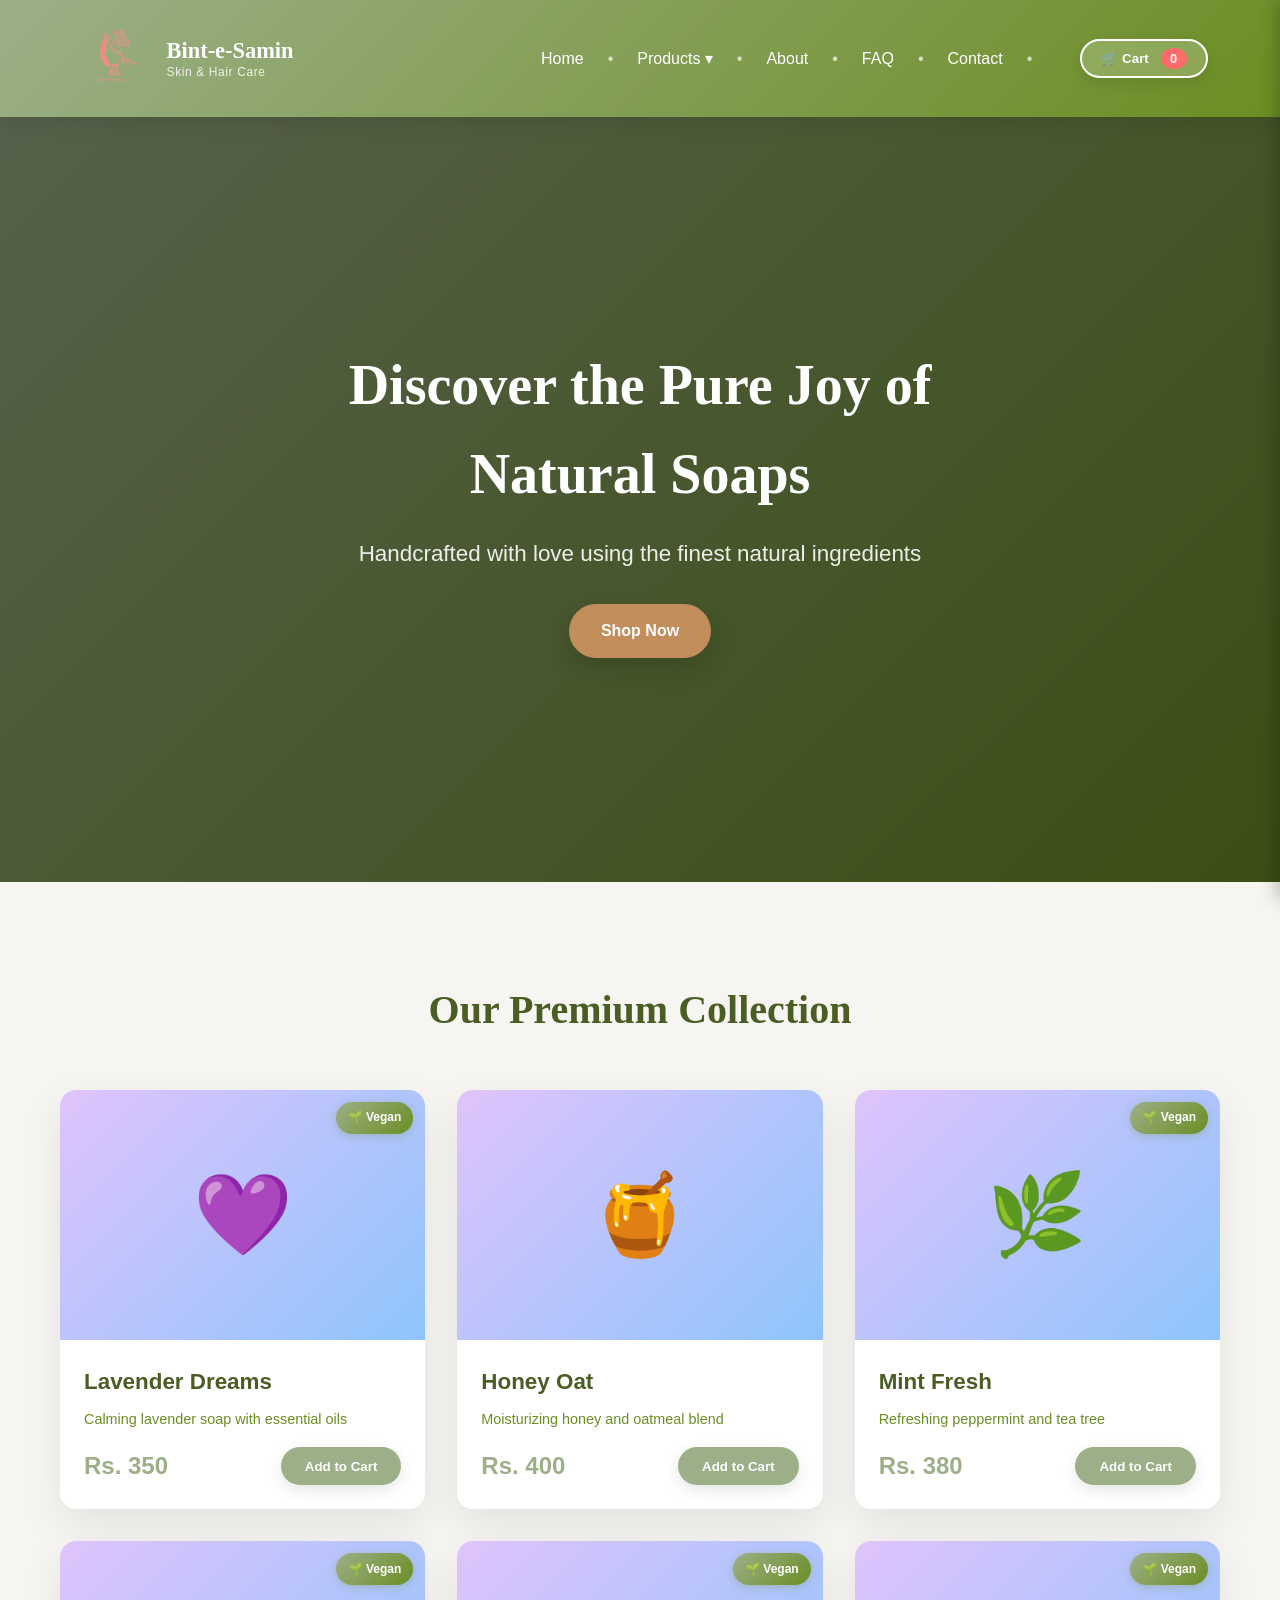
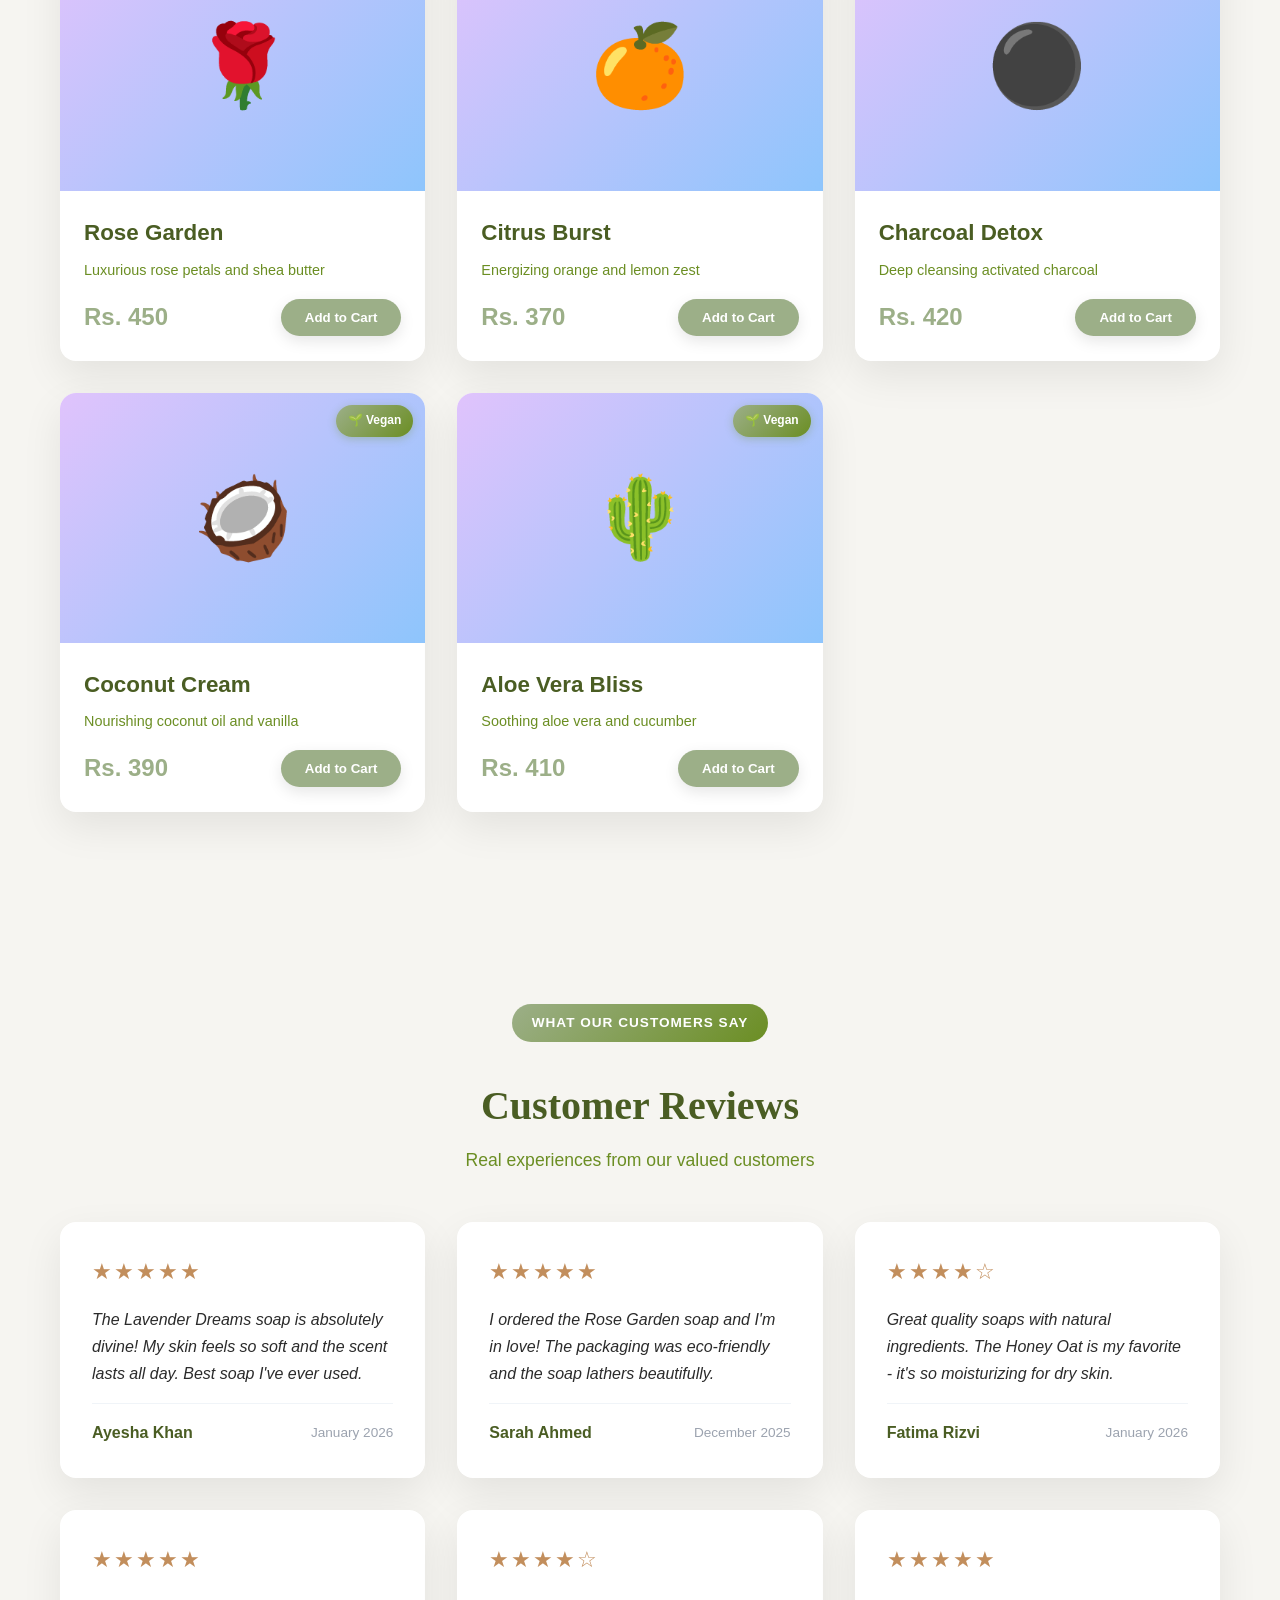
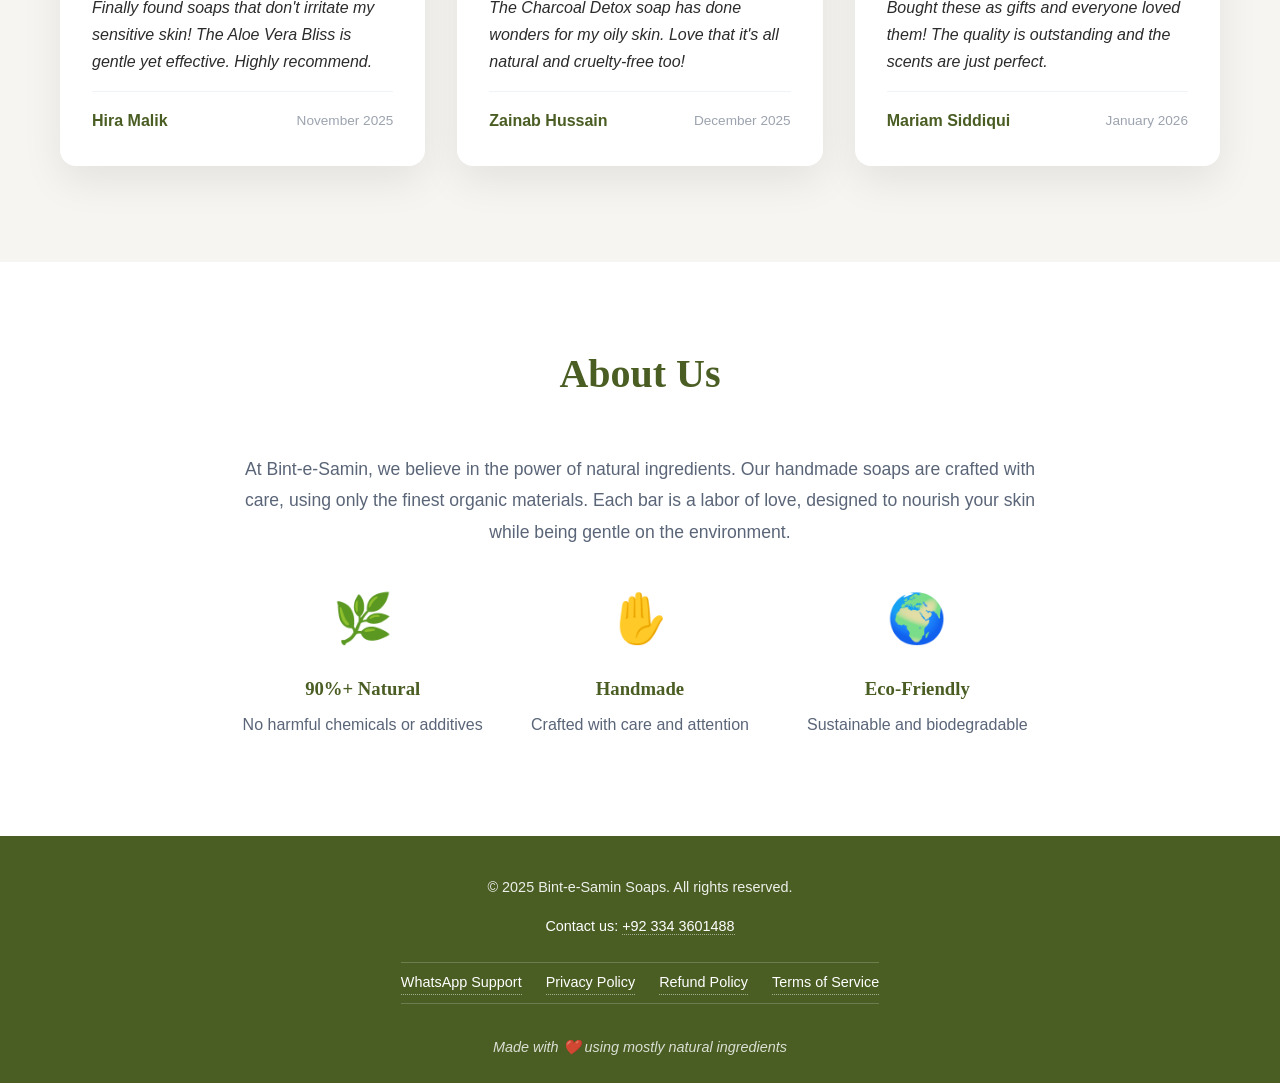
<file: index.html>
<!DOCTYPE html>
<html lang="en">
<head>

    <!-- Google tag (gtag.js) -->
<script async src="https://www.googletagmanager.com/gtag/js?id=G-VL5KR17Z7"></script>
<script>
  window.dataLayer = window.dataLayer || [];
  function gtag(){dataLayer.push(arguments);}
  gtag('js', new Date());

  gtag('config', 'G-VL5KR17Z7');
</script>
    <meta charset="UTF-8">
    <meta name="viewport" content="width=device-width, initial-scale=1.0">
    <title>Bint-e-Samin Soaps - Natural Handmade Soaps</title>
    <meta name="description" content="Discover handcrafted natural soaps made with organic ingredients. Bint-e-Samin offers lavender, honey oat, mint, rose, and more. Shop now with WhatsApp checkout!">
    <meta name="keywords" content="natural soaps, handmade soaps, organic soap, lavender soap, honey oat soap, Pakistan soap shop, Bint-e-Samin">
    <meta name="author" content="Bint-e-Samin Soaps">
    <meta name="robots" content="index, follow">

    <!-- Open Graph / Facebook -->
    <meta property="og:type" content="website">
    <meta property="og:title" content="Bint-e-Samin Soaps - Natural Handmade Soaps">
    <meta property="og:description" content="Discover handcrafted natural soaps made with organic ingredients. Made with 90%+ natural ingredients, eco-friendly, and cruelty-free.">
    <meta property="og:site_name" content="Bint-e-Samin Soaps">

    <!-- Twitter -->
    <meta name="twitter:card" content="summary_large_image">
    <meta name="twitter:title" content="Bint-e-Samin Soaps - Natural Handmade Soaps">
    <meta name="twitter:description" content="Discover handcrafted natural soaps made with organic ingredients. Made with 90%+ natural ingredients, eco-friendly, and cruelty-free.">
    <meta name="twitter:image" content="https://mbilalsiddiqi.github.io/glowbybs/assets/images/bint-e-samin.png">

    <!-- Theme Color -->
    <meta name="theme-color" content="#9CAF88">

    <!-- Favicon -->
    <link rel="icon" type="image/svg+xml" href="favicon.svg">
    <link rel="alternate icon" href="favicon.ico">
    <link rel="apple-touch-icon" href="apple-touch-icon.png">

    <!-- Open Graph / Facebook -->
    <meta property="og:image" content="https://mbilalsiddiqi.github.io/glowbybs/assets/images/bint-e-samin.png">
    <meta property="og:image:alt" content="Bint-e-Samin Soaps Logo">
    <meta property="og:image:width" content="200">
    <meta property="og:image:height" content="60">

    <!-- Content Security Policy -->
    <meta http-equiv="Content-Security-Policy" content="default-src 'self'; script-src 'self' https://www.googletagmanager.com https://*.google-analytics.com; style-src 'self' 'unsafe-inline' https://fonts.googleapis.com; img-src 'self' data: https:; font-src 'self' https://fonts.gstatic.com; connect-src 'self' https://wa.me https://www.googletagmanager.com https://*.google-analytics.com; frame-ancestors 'none'; form-action 'self' https://wa.me;">

    <!-- Schema.org JSON-LD -->
    <script type="application/ld+json">
    {
      "@context": "https://schema.org",
      "@type": "WebSite",
      "name": "Bint-e-Samin Soaps",
      "alternateName": "Bint-e-Samin Natural Handmade Soaps",
      "url": "https://mbilalsiddiqi.github.io/glowbybs",
      "potentialAction": {
        "@type": "SearchAction",
        "target": "https://mbilalsiddiqi.github.io/glowbybs/?search={search_term_string}",
        "query-input": "required name=search_term_string"
      }
    }
    </script>

    <script type="application/ld+json">
    {
      "@context": "https://schema.org",
      "@type": "Store",
      "@id": "https://mbilalsiddiqi.github.io/glowbybs/#store",
      "name": "Bint-e-Samin Soaps",
      "alternateName": "Bint-e-Samin Natural Handmade Soaps",
      "description": "Handcrafted natural soaps made with organic ingredients. Made with 90%+ natural ingredients, eco-friendly, and cruelty-free products.",
      "url": "https://mbilalsiddiqi.github.io/glowbybs",
      "logo": "https://mbilalsiddiqi.github.io/glowbybs/favicon.svg",
      "telephone": "+92-334-3601488",
      "address": {
        "@type": "PostalAddress",
        "addressCountry": "PK"
      },
      "contactPoint": {
        "@type": "ContactPoint",
        "telephone": "+92-334-3601488",
        "contactType": "Customer Service",
        "availableLanguage": ["en", "ur"]
      },
      "paymentAccepted": ["Cash on Delivery", "Bank Transfer", "Mobile Wallet"],
      "priceRange": "PKR 350-450",
      "currenciesAccepted": "PKR",
      "openingHoursSpecification": [
        {
          "@type": "OpeningHoursSpecification",
          "dayOfWeek": ["Monday", "Tuesday", "Wednesday", "Thursday", "Friday", "Saturday", "Sunday"],
          "opens": "09:00",
          "closes": "22:00"
        }
      ],
      "sameAs": [
        "https://wa.me/923343601488"
      ],
      "hasOfferCatalog": {
        "@type": "OfferCatalog",
        "name": "Natural Handmade Soaps"
      }
    }
    </script>

    <link rel="preconnect" href="https://fonts.googleapis.com">
    <link rel="preconnect" href="https://fonts.gstatic.com" crossorigin>
    <link href="https://fonts.googleapis.com/css2?family=Inter:wght@300;400;500;600;700&family=Playfair+Display:ital,wght@0,400;0,700;0,800;1,400;1,700&display=swap" rel="stylesheet">
    <link rel="stylesheet" href="assets/css/styles.css">
</head>
<body>
    <!-- Skip to main content link for keyboard navigation -->
    <a href="#main-content" class="skip-link">Skip to main content</a>

    <!-- Header -->
    <header>
        <div class="navbar">
            <div class="container">
                <a href="index.html" class="logo">
                    <img src="assets/images/bint-e-samin.png" alt="Bint-e-Samin Soaps" class="logo-img">
                    <div class="logo-text"><span class="logo-name">Bint-e-Samin</span><span class="logo-tagline">Skin &amp; Hair Care</span></div>
                </a>
                <button class="hamburger" id="hamburger" aria-label="Toggle navigation menu" aria-expanded="false" aria-controls="navLinks">
                    <span></span>
                    <span></span>
                    <span></span>
                </button>
                <nav class="nav-links" id="navLinks" aria-label="Main navigation">
                    <ul>
                        <li><a href="index.html">Home</a></li>
                        <li class="dropdown"><button class="dropdown-toggle" aria-expanded="false">Products ▾</button><ul class="dropdown-menu"><li><a href="products.html#lavender">Lavender Dreams <span class="badge best-seller">Best Seller</span></a></li><li><a href="products.html#honey">Honey Oat</a></li><li><a href="products.html#rose">Rose Garden</a></li><li><a href="products.html#mint">Mint Fresh <span class="badge limited">Limited</span></a></li><li class="divider"></li><li><a href="products.html">View All Products</a></li></ul></li>
                        <li><a href="about.html">About</a></li>
                        <li><a href="faq.html">FAQ</a></li>
                        <li><a href="contact.html">Contact</a></li>
                        <li><button class="cart-btn" id="cartBtn" aria-label="Open shopping cart" aria-expanded="false" aria-controls="cartSidebar">
                            <span aria-hidden="true">🛒</span> Cart <span class="cart-count" id="cartCount" aria-live="polite" aria-label="Items in cart">0</span>
                        </button></li>
                    </ul>
                </nav>
            </div>
        </div>
    </header>

    <!-- Hero Section -->
    <main id="main-content">
        <section id="home" class="hero">
            <div class="container">
                <div class="hero-content">
                    <h2>Discover the Pure Joy of Natural Soaps</h2>
                    <p>Handcrafted with love using the finest natural ingredients</p>
                    <a href="products.html" class="btn-primary">Shop Now</a>
                </div>
            </div>
        </section>

        <!-- Products Section -->
        <section id="products" class="products-section" aria-labelledby="products-title">
            <div class="container">
                <h2 class="section-title animate-on-scroll animate-fade-up" id="products-title">Our Premium Collection</h2>
                <div class="products-grid" id="productsGrid" role="list" aria-label="Product list">
                    <!-- Products will be loaded by JavaScript -->
                </div>
            </div>
        </section>

        <!-- Customer Reviews Section -->
        <section class="reviews-section" aria-labelledby="reviews-title">
            <div class="container">
                <div class="section-header animate-on-scroll animate-fade-in">
                    <span class="section-label">What Our Customers Say</span>
                    <h2 id="reviews-title">Customer Reviews</h2>
                    <p>Real experiences from our valued customers</p>
                </div>
                <div class="reviews-grid" id="reviewsGrid" role="list" aria-label="Customer reviews">
                    <!-- Reviews will be loaded by JavaScript -->
                </div>
            </div>
        </section>

        <!-- About Section -->
        <section id="about" class="about-section" aria-labelledby="about-title">
            <div class="container">
                <h2 class="section-title animate-on-scroll animate-fade-up" id="about-title">About Us</h2>
                <div class="about-content animate-on-scroll animate-fade-up">
                    <p>At Bint-e-Samin, we believe in the power of natural ingredients. Our handmade soaps are crafted with care, using only the finest organic materials. Each bar is a labor of love, designed to nourish your skin while being gentle on the environment.</p>
                    <div class="features" role="list">
                        <div class="feature animate-on-scroll animate-fade-up stagger-1" role="listitem">
                            <span class="feature-icon" aria-hidden="true">🌿</span>
                            <h3>90%+ Natural</h3>
                            <p>No harmful chemicals or additives</p>
                        </div>
                        <div class="feature animate-on-scroll animate-fade-up stagger-2" role="listitem">
                            <span class="feature-icon" aria-hidden="true">✋</span>
                            <h3>Handmade</h3>
                            <p>Crafted with care and attention</p>
                        </div>
                        <div class="feature animate-on-scroll animate-fade-up stagger-3" role="listitem">
                            <span class="feature-icon" aria-hidden="true">🌍</span>
                            <h3>Eco-Friendly</h3>
                            <p>Sustainable and biodegradable</p>
                        </div>
                    </div>
                </div>
            </div>
        </section>
    </main>

    <!-- Cart Sidebar -->
    <aside class="cart-sidebar" id="cartSidebar" role="dialog" aria-label="Shopping cart" aria-hidden="true">
        <div class="cart-header">
            <h2 id="cart-title">Your Cart</h2>
            <button class="close-btn" aria-label="Close cart">
                <span aria-hidden="true">✕</span>
            </button>
        </div>
        <div class="cart-items" id="cartItems" role="list" aria-live="polite">
            <p class="empty-cart">Your cart is empty</p>
        </div>
        <div class="cart-footer">
            <div class="cart-total">
                <span>Total:</span>
                <span class="total-amount" id="totalAmount" aria-live="polite">Rs. 0</span>
            </div>
            <button class="btn-checkout" aria-label="Checkout via WhatsApp">
                <span aria-hidden="true">💬</span> Checkout via WhatsApp
            </button>
        </div>
    </aside>

    <!-- Overlay -->
    <div class="overlay" id="overlay" aria-hidden="true"></div>

    <!-- Footer -->
    <footer>
        <div class="container">
            <div class="footer-content">
                <p class="copyright">&copy; 2025 Bint-e-Samin Soaps. All rights reserved.</p>
                <p class="contact-info">Contact us: <a href="https://wa.me/923343601488" class="footer-link">+92 334 3601488</a></p>

                <div class="footer-links">
                    <a href="https://wa.me/923343601488" class="footer-link">WhatsApp Support</a>
                    <a href="privacy.html" class="footer-link">Privacy Policy</a>
                    <a href="refund.html" class="footer-link">Refund Policy</a>
                    <a href="terms.html" class="footer-link">Terms of Service</a>
                </div>

                <p class="brand-message">Made with ❤️ using mostly natural ingredients</p>
            </div>
        </div>
    </footer>

    <script src="assets/js/script.js"></script>
</body>
</html>
</file>
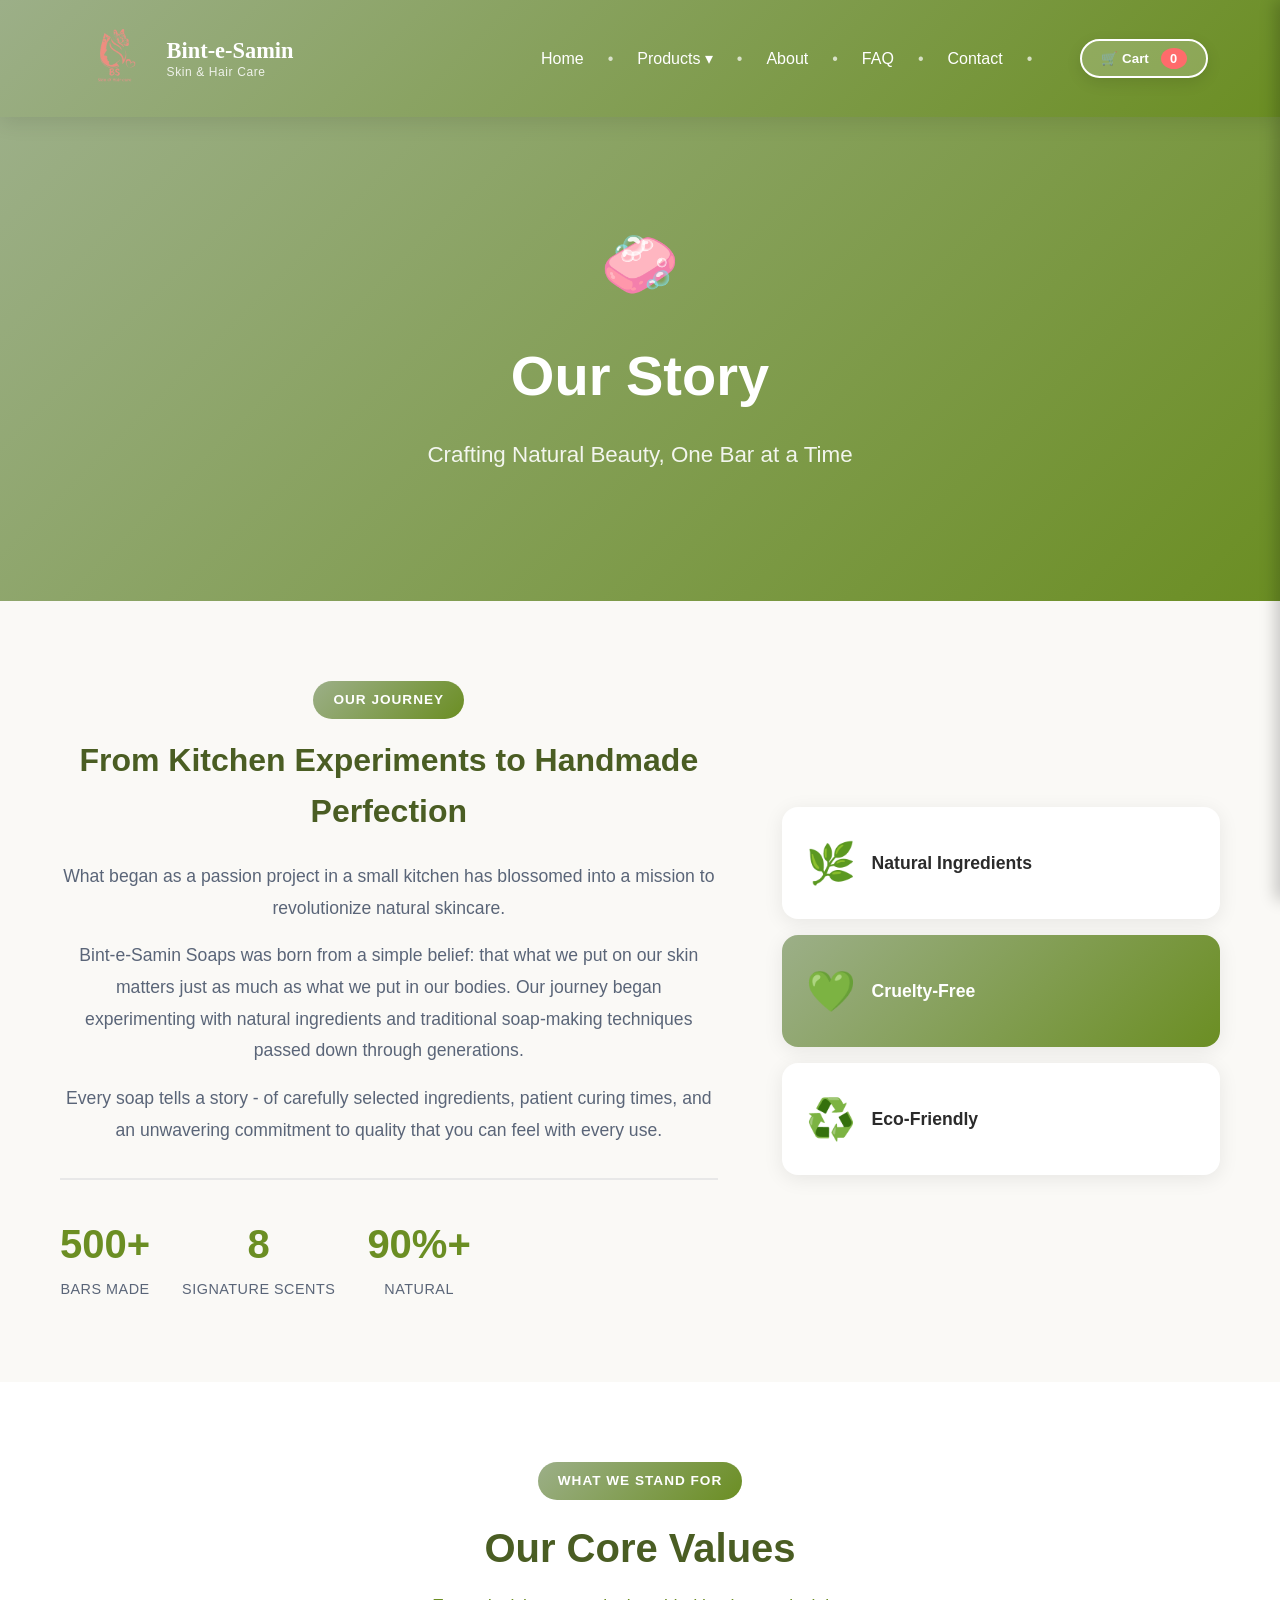
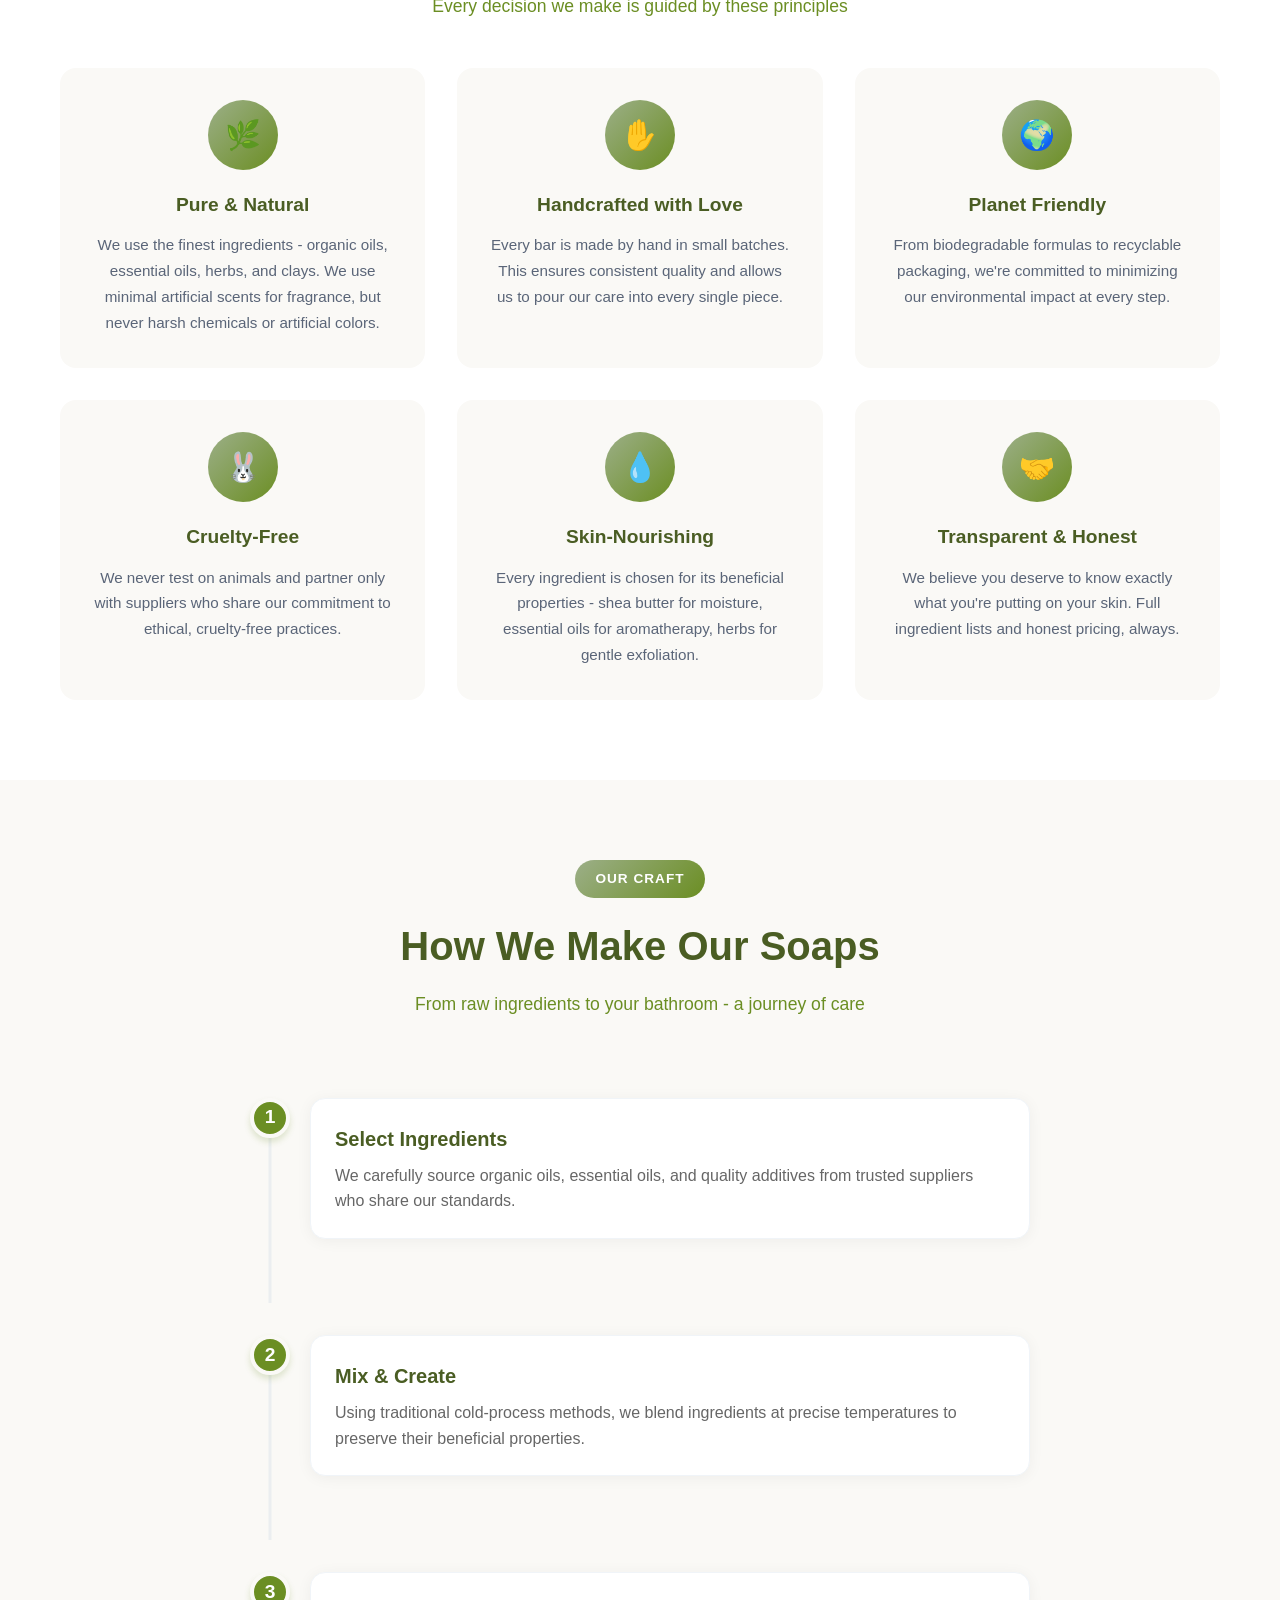
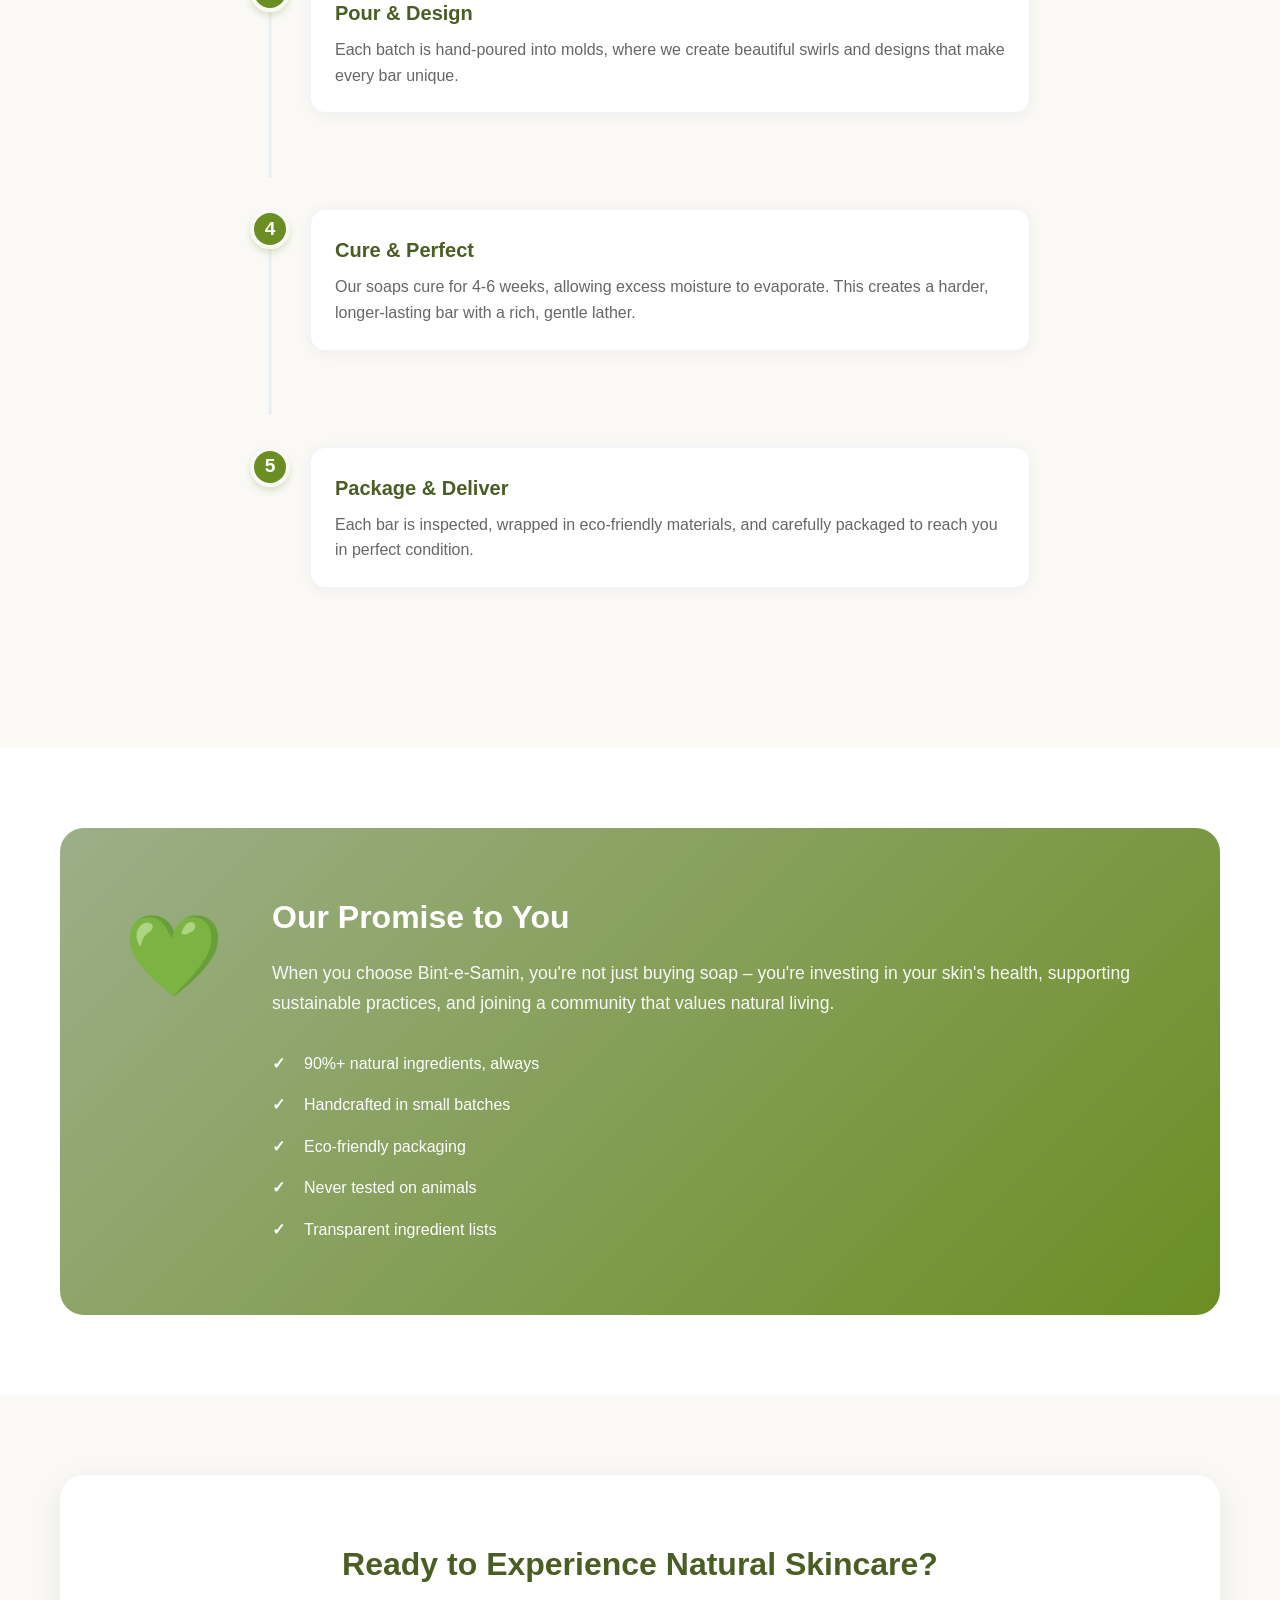
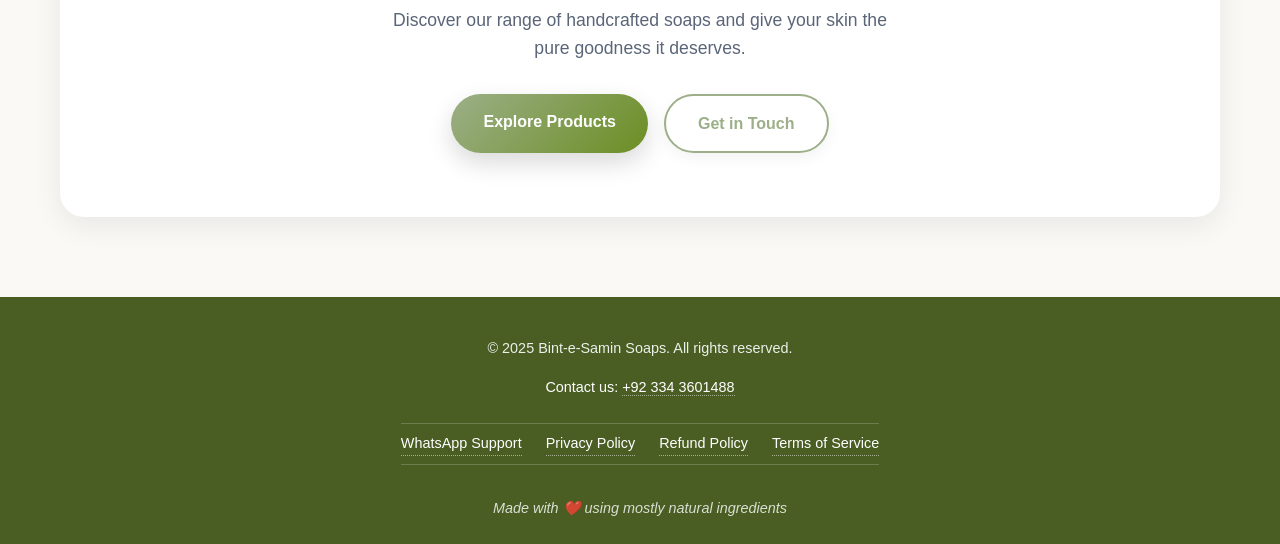
<file: about.html>
<!DOCTYPE html>
<html lang="en">
<head>
    <!-- Google tag (gtag.js) -->
<script async src="https://www.googletagmanager.com/gtag/js?id=G-VL5KR17Z7"></script>
<script>
  window.dataLayer = window.dataLayer || [];
  function gtag(){dataLayer.push(arguments);}
  gtag('js', new Date());

  gtag('config', 'G-VL5KR17Z7');
</script>
    <meta charset="UTF-8">
    <meta name="viewport" content="width=device-width, initial-scale=1.0">
    <title>About Us - Bint-e-Samin Soaps</title>
    <meta name="description" content="Learn about Bint-e-Samin Soaps - our story, mission, and commitment to crafting natural handmade soaps with organic ingredients.">
    <meta name="keywords" content="about Bint-e-Samin, natural soap story, handmade soap company, organic soap Pakistan">
    <meta name="author" content="Bint-e-Samin Soaps">
    <meta name="robots" content="index, follow">

    <!-- Open Graph / Facebook -->
    <meta property="og:type" content="website">
    <meta property="og:title" content="About Us - Bint-e-Samin Soaps">
    <meta property="og:description" content="Learn about Bint-e-Samin Soaps - our story, mission, and commitment to crafting natural handmade soaps.">
    <meta property="og:site_name" content="Bint-e-Samin Soaps">

    <!-- Twitter -->
    <meta name="twitter:card" content="summary_large_image">
    <meta name="twitter:title" content="About Us - Bint-e-Samin Soaps">
    <meta name="twitter:description" content="Learn about Bint-e-Samin Soaps - our story, mission, and commitment to crafting natural handmade soaps.">
    <meta name="twitter:image" content="https://mbilalsiddiqi.github.io/glowbybs/assets/images/bint-e-samin.png">

    <!-- Theme Color -->
    <meta name="theme-color" content="#9CAF88">

    <!-- Favicon -->
    <link rel="icon" type="image/svg+xml" href="favicon.svg">
    <link rel="alternate icon" href="favicon.ico">
    <link rel="apple-touch-icon" href="apple-touch-icon.png">

    <!-- Open Graph / Facebook -->
    <meta property="og:image" content="https://mbilalsiddiqi.github.io/glowbybs/assets/images/bint-e-samin.png">
    <meta property="og:image:alt" content="Bint-e-Samin Soaps Logo">
    <meta property="og:image:width" content="200">
    <meta property="og:image:height" content="60">

    <!-- Content Security Policy -->
    <meta http-equiv="Content-Security-Policy" content="default-src 'self'; script-src 'self' https://www.googletagmanager.com https://*.google-analytics.com; style-src 'self' 'unsafe-inline' https://fonts.googleapis.com; img-src 'self' data: https:; font-src 'self' https://fonts.gstatic.com; connect-src 'self' https://wa.me https://www.googletagmanager.com https://*.google-analytics.com; frame-ancestors 'none'; form-action 'self' https://wa.me;">

    <link rel="preconnect" href="https://fonts.googleapis.com">
    <link rel="preconnect" href="https://fonts.gstatic.com" crossorigin>
    <link href="https://fonts.googleapis.com/css2?family=Inter:wght@300;400;500;600;700&family=Playfair+Display:ital,wght@0,400;0,700;0,800;1,400;1,700&display=swap" rel="stylesheet">
    <link rel="stylesheet" href="assets/css/styles.css">

    <!-- Schema.org JSON-LD -->
    <script type="application/ld+json">
    {
      "@context": "https://schema.org",
      "@type": "AboutPage",
      "name": "About Us - Bint-e-Samin Soaps",
      "description": "Learn about Bint-e-Samin Soaps — our story, values, and commitment to handcrafted natural soaps made with organic ingredients.",
      "url": "https://mbilalsiddiqi.github.io/glowbybs/about.html",
      "breadcrumb": {
        "@type": "BreadcrumbList",
        "itemListElement": [
          { "@type": "ListItem", "position": 1, "name": "Home", "item": "https://mbilalsiddiqi.github.io/glowbybs/" },
          { "@type": "ListItem", "position": 2, "name": "About", "item": "https://mbilalsiddiqi.github.io/glowbybs/about.html" }
        ]
      },
      "mainEntity": {
        "@type": "Organization",
        "name": "Bint-e-Samin Soaps",
        "description": "Handcrafted natural soaps made with organic ingredients. Made with 90%+ natural ingredients, eco-friendly, and cruelty-free.",
        "telephone": "+92-334-3601488",
        "foundingDate": "2025",
        "address": { "@type": "PostalAddress", "addressCountry": "PK" }
      }
    }
    </script>
</head>
<body>
    <!-- Skip to main content link for keyboard navigation -->
    <a href="#main-content" class="skip-link">Skip to main content</a>

    <!-- Header -->
    <header>
        <nav class="navbar" role="navigation" aria-label="Main navigation">
            <div class="container">
                <a href="index.html" class="logo">
                    <img src="assets/images/bint-e-samin.png" alt="Bint-e-Samin Soaps" class="logo-img">
                    <div class="logo-text"><span class="logo-name">Bint-e-Samin</span><span class="logo-tagline">Skin &amp; Hair Care</span></div>
                </a>
                <button class="hamburger" id="hamburger" aria-label="Toggle navigation menu" aria-expanded="false" aria-controls="navLinks">
                    <span></span>
                    <span></span>
                    <span></span>
                </button>
                <nav class="nav-links" id="navLinks" aria-label="Main navigation">
                    <ul>
                        <li><a href="index.html">Home</a></li>
                        <li class="dropdown"><button class="dropdown-toggle" aria-expanded="false">Products ▾</button><ul class="dropdown-menu"><li><a href="products.html#lavender">Lavender Dreams <span class="badge best-seller">Best Seller</span></a></li><li><a href="products.html#honey">Honey Oat</a></li><li><a href="products.html#rose">Rose Garden</a></li><li><a href="products.html#mint">Mint Fresh <span class="badge limited">Limited</span></a></li><li class="divider"></li><li><a href="products.html">View All Products</a></li></ul></li>
                        <li><a href="about.html">About</a></li>
                        <li><a href="faq.html">FAQ</a></li>
                        <li><a href="contact.html">Contact</a></li>
                        <li><button class="cart-btn" id="cartBtn" aria-label="Open shopping cart" aria-expanded="false" aria-controls="cartSidebar">
                            <span aria-hidden="true">🛒</span> Cart <span class="cart-count" id="cartCount" aria-live="polite" aria-label="Items in cart">0</span>
                        </button></li>
                    </ul>
                </nav>
            </div>
        </nav>
    </header>

    <!-- About Hero -->
    <section class="about-hero">
        <div class="container">
            <div class="hero-content">
                <span class="hero-emoji" aria-hidden="true">🧼</span>
                <h1>Our Story</h1>
                <p class="hero-subtitle">Crafting Natural Beauty, One Bar at a Time</p>
            </div>
        </div>
    </section>

    <!-- Main About Content -->
    <main id="main-content">
        <!-- Our Journey Section -->
        <section class="about-section journey-section">
            <div class="container">
                <div class="about-grid">
                    <div class="about-content">
                        <span class="section-label">Our Journey</span>
                        <h2>From Kitchen Experiments to Handmade Perfection</h2>
                        <p class="lead-text">What began as a passion project in a small kitchen has blossomed into a mission to revolutionize natural skincare.</p>
                        <p>Bint-e-Samin Soaps was born from a simple belief: that what we put on our skin matters just as much as what we put in our bodies. Our journey began experimenting with natural ingredients and traditional soap-making techniques passed down through generations.</p>
                        <p>Every soap tells a story - of carefully selected ingredients, patient curing times, and an unwavering commitment to quality that you can feel with every use.</p>
                        <div class="journey-stats">
                            <div class="stat-item">
                                <span class="stat-number">500+</span>
                                <span class="stat-label">Bars Made</span>
                            </div>
                            <div class="stat-item">
                                <span class="stat-number">8</span>
                                <span class="stat-label">Signature Scents</span>
                            </div>
                            <div class="stat-item">
                                <span class="stat-number">90%+</span>
                                <span class="stat-label">Natural</span>
                            </div>
                        </div>
                    </div>
                    <div class="about-visual">
                        <div class="visual-card">
                            <span class="visual-emoji" aria-hidden="true">🌿</span>
                            <span class="visual-text">Natural Ingredients</span>
                        </div>
                        <div class="visual-card accent">
                            <span class="visual-emoji" aria-hidden="true">💚</span>
                            <span class="visual-text">Cruelty-Free</span>
                        </div>
                        <div class="visual-card">
                            <span class="visual-emoji" aria-hidden="true">♻️</span>
                            <span class="visual-text">Eco-Friendly</span>
                        </div>
                    </div>
                </div>
            </div>
        </section>

        <!-- Values Section -->
        <section class="about-section values-section">
            <div class="container">
                <div class="section-header">
                    <span class="section-label">What We Stand For</span>
                    <h2>Our Core Values</h2>
                    <p>Every decision we make is guided by these principles</p>
                </div>
                <div class="values-grid">
                    <div class="value-card">
                        <div class="value-icon">
                            <span aria-hidden="true">🌿</span>
                        </div>
                        <h3>Pure & Natural</h3>
                        <p>We use the finest ingredients - organic oils, essential oils, herbs, and clays. We use minimal artificial scents for fragrance, but never harsh chemicals or artificial colors.</p>
                    </div>
                    <div class="value-card">
                        <div class="value-icon">
                            <span aria-hidden="true">✋</span>
                        </div>
                        <h3>Handcrafted with Love</h3>
                        <p>Every bar is made by hand in small batches. This ensures consistent quality and allows us to pour our care into every single piece.</p>
                    </div>
                    <div class="value-card">
                        <div class="value-icon">
                            <span aria-hidden="true">🌍</span>
                        </div>
                        <h3>Planet Friendly</h3>
                        <p>From biodegradable formulas to recyclable packaging, we're committed to minimizing our environmental impact at every step.</p>
                    </div>
                    <div class="value-card">
                        <div class="value-icon">
                            <span aria-hidden="true">🐰</span>
                        </div>
                        <h3>Cruelty-Free</h3>
                        <p>We never test on animals and partner only with suppliers who share our commitment to ethical, cruelty-free practices.</p>
                    </div>
                    <div class="value-card">
                        <div class="value-icon">
                            <span aria-hidden="true">💧</span>
                        </div>
                        <h3>Skin-Nourishing</h3>
                        <p>Every ingredient is chosen for its beneficial properties - shea butter for moisture, essential oils for aromatherapy, herbs for gentle exfoliation.</p>
                    </div>
                    <div class="value-card">
                        <div class="value-icon">
                            <span aria-hidden="true">🤝</span>
                        </div>
                        <h3>Transparent & Honest</h3>
                        <p>We believe you deserve to know exactly what you're putting on your skin. Full ingredient lists and honest pricing, always.</p>
                    </div>
                </div>
            </div>
        </section>

        <!-- Process Section -->
        <section class="about-section process-section">
            <div class="container">
                <div class="section-header">
                    <span class="section-label">Our Craft</span>
                    <h2>How We Make Our Soaps</h2>
                    <p>From raw ingredients to your bathroom - a journey of care</p>
                </div>

                <div class="process-timeline">
                    <div class="process-step">
                        <div class="step-number">1</div>
                        <div class="step-content">
                            <h3>Select Ingredients</h3>
                            <p>We carefully source organic oils, essential oils, and quality additives from trusted suppliers who share our standards.</p>
                        </div>
                    </div>
                    <div class="process-step">
                        <div class="step-number">2</div>
                        <div class="step-content">
                            <h3>Mix & Create</h3>
                            <p>Using traditional cold-process methods, we blend ingredients at precise temperatures to preserve their beneficial properties.</p>
                        </div>
                    </div>
                    <div class="process-step">
                        <div class="step-number">3</div>
                        <div class="step-content">
                            <h3>Pour & Design</h3>
                            <p>Each batch is hand-poured into molds, where we create beautiful swirls and designs that make every bar unique.</p>
                        </div>
                    </div>
                    <div class="process-step">
                        <div class="step-number">4</div>
                        <div class="step-content">
                            <h3>Cure & Perfect</h3>
                            <p>Our soaps cure for 4-6 weeks, allowing excess moisture to evaporate. This creates a harder, longer-lasting bar with a rich, gentle lather.</p>
                        </div>
                    </div>
                    <div class="process-step">
                        <div class="step-number">5</div>
                        <div class="step-content">
                            <h3>Package & Deliver</h3>
                            <p>Each bar is inspected, wrapped in eco-friendly materials, and carefully packaged to reach you in perfect condition.</p>
                        </div>
                    </div>
                </div>
            </div>
        </section>

        <!-- Promise Section -->
        <section class="about-section promise-section">
            <div class="container">
                <div class="promise-card">
                    <div class="promise-icon">
                        <span aria-hidden="true">💚</span>
                    </div>
                    <div class="promise-content">
                        <h2>Our Promise to You</h2>
                        <p>When you choose Bint-e-Samin, you're not just buying soap – you're investing in your skin's health, supporting sustainable practices, and joining a community that values natural living.</p>
                        <ul class="promise-list">
                            <li>90%+ natural ingredients, always</li>
                            <li>Handcrafted in small batches</li>
                            <li>Eco-friendly packaging</li>
                            <li>Never tested on animals</li>
                            <li>Transparent ingredient lists</li>
                        </ul>
                    </div>
                </div>
            </div>
        </section>

        <!-- CTA Section -->
        <section class="about-section cta-section">
            <div class="container">
                <div class="cta-card">
                    <h2>Ready to Experience Natural Skincare?</h2>
                    <p>Discover our range of handcrafted soaps and give your skin the pure goodness it deserves.</p>
                    <div class="cta-buttons">
                        <a href="products.html" class="btn-primary">Explore Products</a>
                        <a href="contact.html" class="btn-secondary">Get in Touch</a>
                    </div>
                </div>
            </div>
        </section>
    </main>

    <!-- Cart Sidebar -->
    <aside class="cart-sidebar" id="cartSidebar" role="dialog" aria-label="Shopping cart" aria-hidden="true">
        <div class="cart-header">
            <h2 id="cart-title">Your Cart</h2>
            <button class="close-btn" id="closeCartBtn" aria-label="Close cart">
                <span aria-hidden="true">✕</span>
            </button>
        </div>
        <div class="cart-items" id="cartItems" role="list" aria-live="polite">
            <p class="empty-cart">Your cart is empty</p>
        </div>
        <div class="cart-footer">
            <div class="cart-total">
                <span>Total:</span>
                <span class="total-amount" id="totalAmount" aria-live="polite">Rs. 0</span>
            </div>
            <button class="btn-checkout" id="checkoutBtn" aria-label="Checkout via WhatsApp">
                <span aria-hidden="true">💬</span> Checkout via WhatsApp
            </button>
        </div>
    </aside>

    <!-- Overlay -->
    <div class="overlay" id="overlay" aria-hidden="true"></div>

    <!-- Footer -->
    <footer>
        <div class="container">
            <div class="footer-content">
                <p class="copyright">&copy; 2025 Bint-e-Samin Soaps. All rights reserved.</p>
                <p class="contact-info">Contact us: <a href="https://wa.me/923343601488" class="footer-link">+92 334 3601488</a></p>

                <div class="footer-links">
                    <a href="https://wa.me/923343601488" class="footer-link">WhatsApp Support</a>
                    <a href="privacy.html" class="footer-link">Privacy Policy</a>
                    <a href="refund.html" class="footer-link">Refund Policy</a>
                    <a href="terms.html" class="footer-link">Terms of Service</a>
                </div>

                <p class="brand-message">Made with ❤️ using mostly natural ingredients</p>
            </div>
        </div>
    </footer>

    <script src="assets/js/script.js"></script>
</body>
</html>
</file>
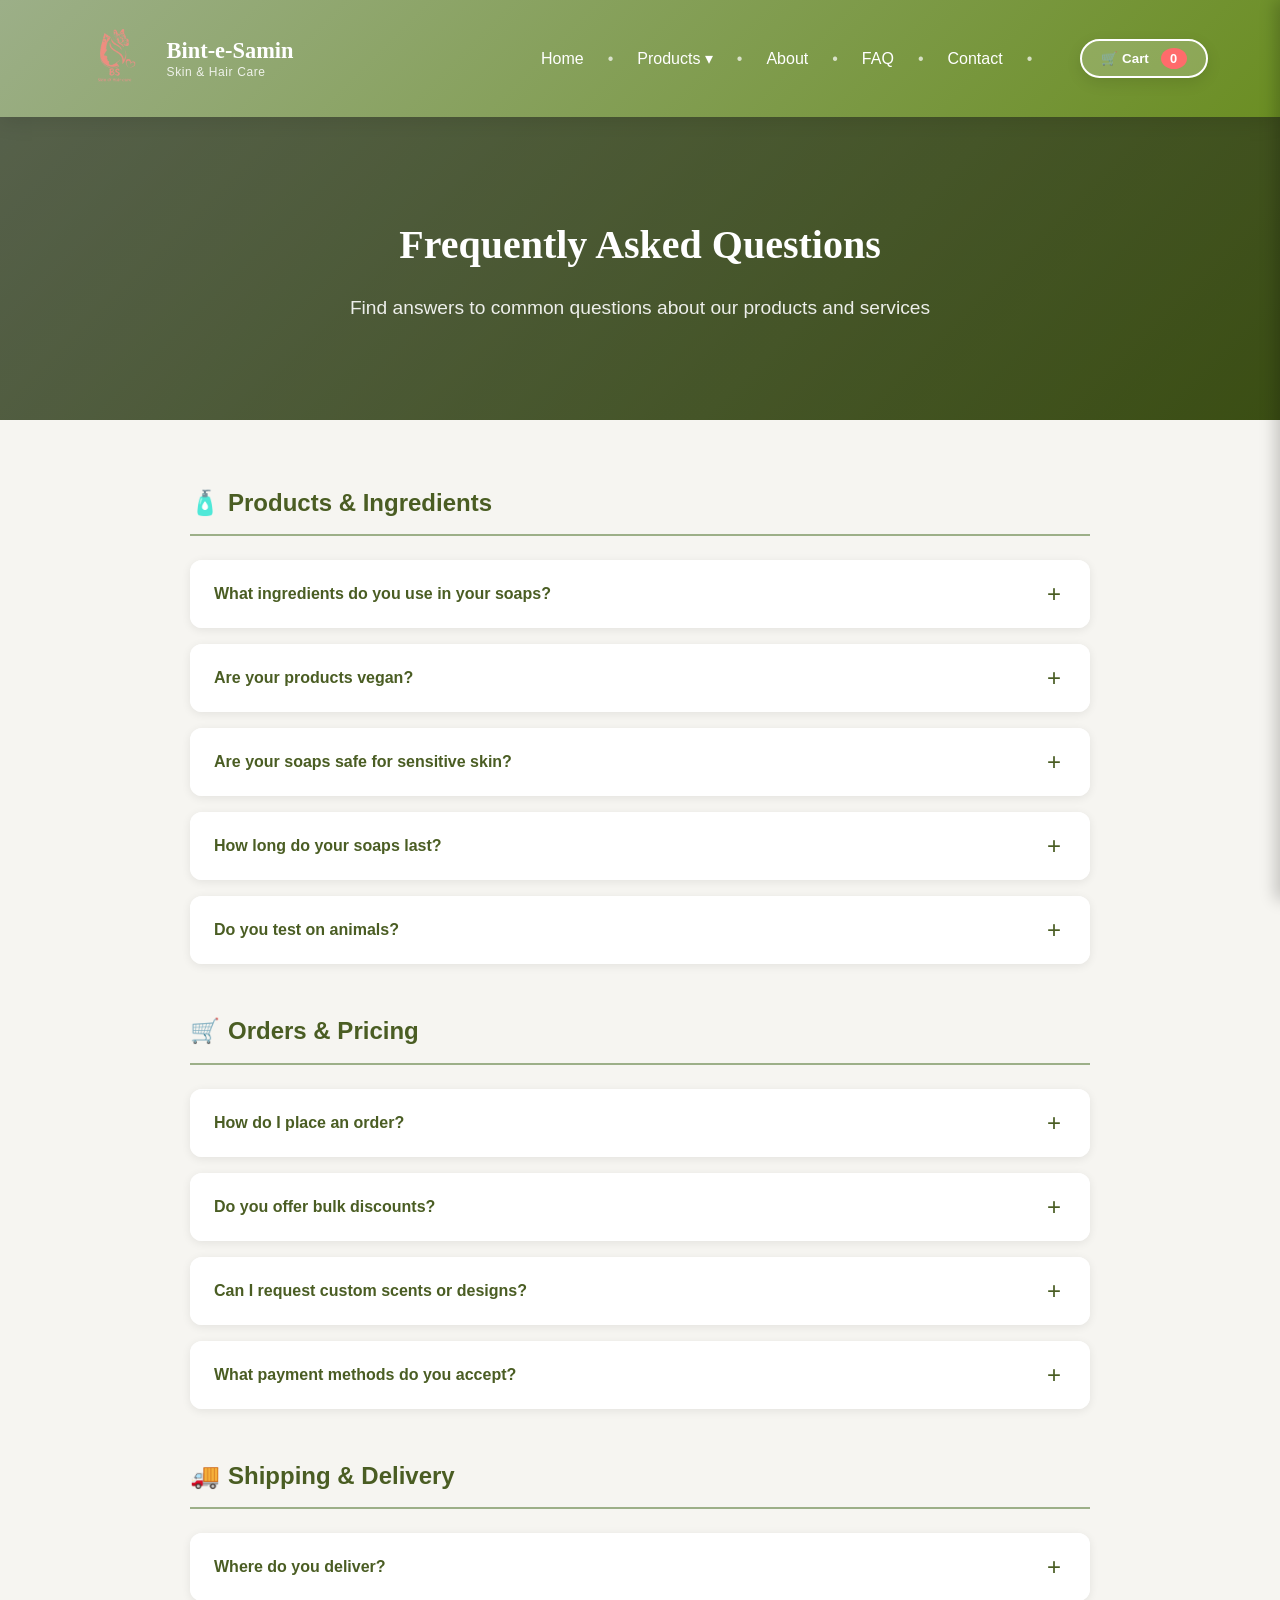
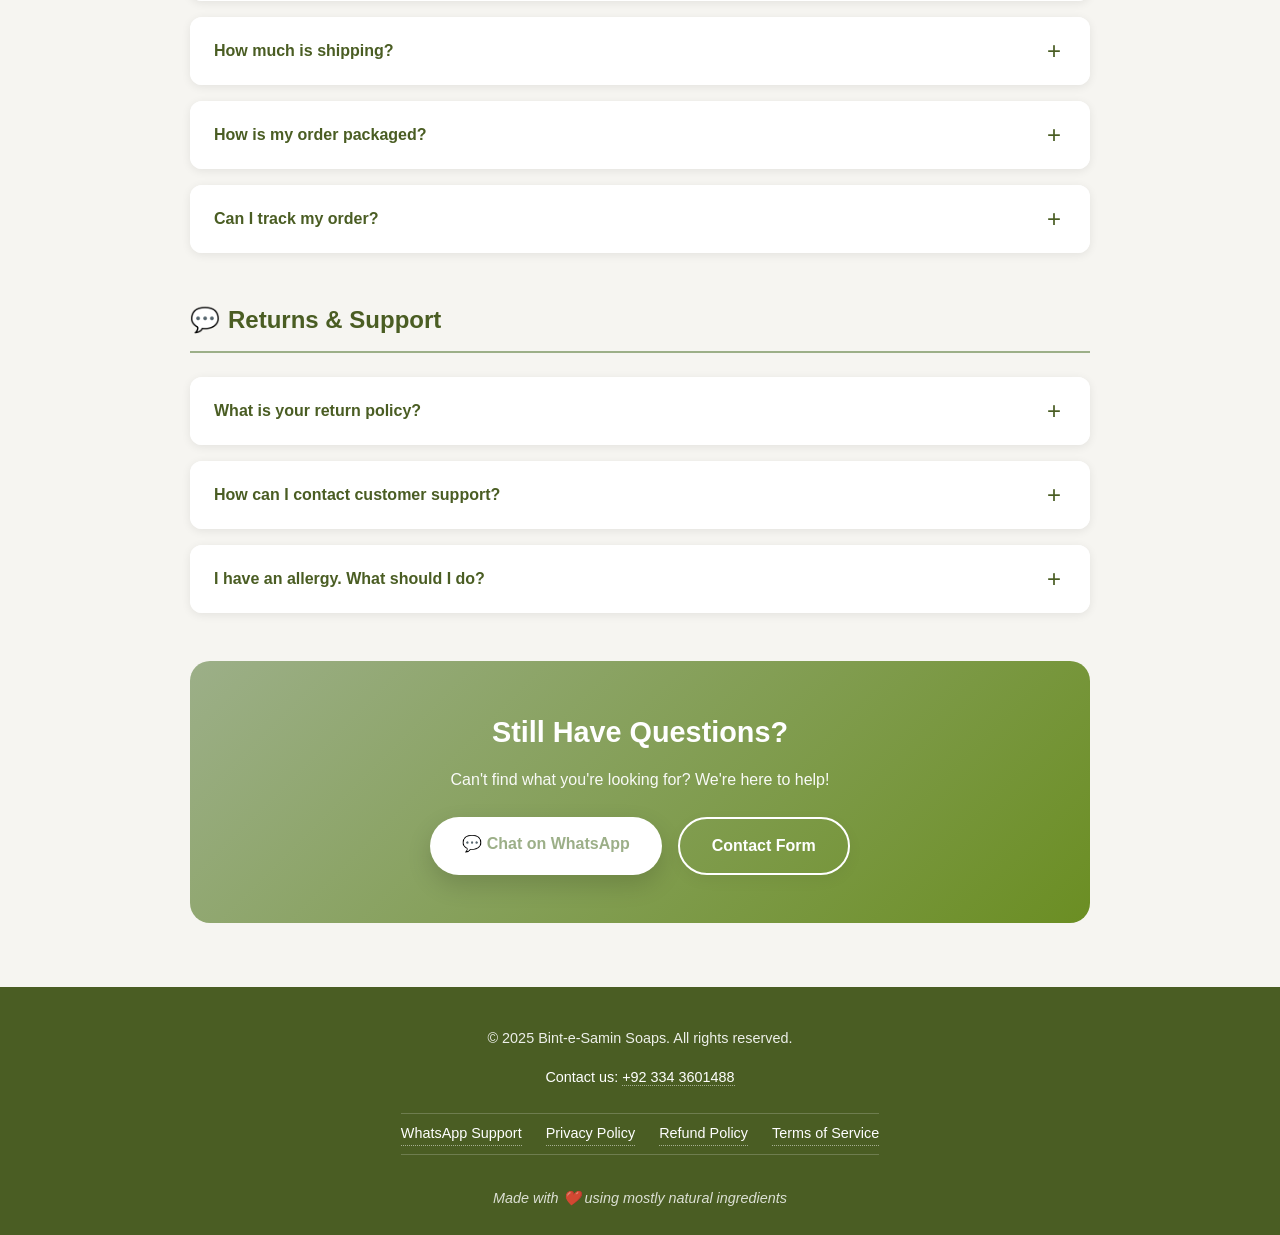
<file: faq.html>
<!DOCTYPE html>
<html lang="en">
<head>
    <!DOCTYPE html>
<html lang="en">
<head>
    <!-- Google tag (gtag.js) -->
<script async src="https://www.googletagmanager.com/gtag/js?id=G-VL5KR17Z7"></script>
<script>
  window.dataLayer = window.dataLayer || [];
  function gtag(){dataLayer.push(arguments);}
  gtag('js', new Date());

  gtag('config', 'G-VL5KR17Z7');
</script>
    <meta charset="UTF-8">
    <meta name="viewport" content="width=device-width, initial-scale=1.0">
    <title>Contact Us - Bint-e-Samin Soaps</title>
    <meta name="description" content="Get in touch with Bint-e-Samin Soaps. Order via WhatsApp, request custom blends, or ask about bulk orders. We're here to help!">
    <meta name="keywords" content="contact Bint-e-Samin, soap order, WhatsApp order, custom soap, bulk soap order, Pakistan">
    <meta name="author" content="Bint-e-Samin Soaps">
    <meta name="robots" content="index, follow">
    <meta charset="UTF-8">
    <meta name="viewport" content="width=device-width, initial-scale=1.0">
    <title>FAQ - Bint-e-Samin Soaps</title>
    <meta name="description" content="Frequently asked questions about Bint-e-Samin Soaps - shipping, ingredients, custom orders, and more.">
    <meta name="keywords" content="soap FAQ, Bint-e-Samin questions, natural soap help, soap shipping, custom soap orders">
    <meta name="author" content="Bint-e-Samin Soaps">
    <meta name="robots" content="index, follow">

    <!-- Open Graph / Facebook -->
    <meta property="og:type" content="website">
    <meta property="og:title" content="FAQ - Bint-e-Samin Soaps">
    <meta property="og:description" content="Frequently asked questions about Bint-e-Samin Soaps - shipping, ingredients, custom orders, and more.">
    <meta property="og:site_name" content="Bint-e-Samin Soaps">

    <!-- Twitter -->
    <meta name="twitter:card" content="summary_large_image">
    <meta name="twitter:title" content="FAQ - Bint-e-Samin Soaps">
    <meta name="twitter:description" content="Frequently asked questions about Bint-e-Samin Soaps - shipping, ingredients, custom orders, and more.">
    <meta name="twitter:image" content="https://mbilalsiddiqi.github.io/glowbybs/assets/images/bint-e-samin.png">

    <!-- Theme Color -->
    <meta name="theme-color" content="#9CAF88">

    <!-- Favicon -->
    <link rel="icon" type="image/svg+xml" href="favicon.svg">
    <link rel="alternate icon" href="favicon.ico">
    <link rel="apple-touch-icon" href="apple-touch-icon.png">

    <!-- Open Graph / Facebook -->
    <meta property="og:image" content="https://mbilalsiddiqi.github.io/glowbybs/assets/images/bint-e-samin.png">
    <meta property="og:image:alt" content="Bint-e-Samin Soaps Logo">
    <meta property="og:image:width" content="200">
    <meta property="og:image:height" content="60">

    <!-- Content Security Policy -->
    <meta http-equiv="Content-Security-Policy" content="default-src 'self'; script-src 'self' https://www.googletagmanager.com https://*.google-analytics.com; style-src 'self' 'unsafe-inline' https://fonts.googleapis.com; img-src 'self' data: https:; font-src 'self' https://fonts.gstatic.com; connect-src 'self' https://wa.me https://www.googletagmanager.com https://*.google-analytics.com; frame-ancestors 'none'; form-action 'self' https://wa.me;">

    <link rel="preconnect" href="https://fonts.googleapis.com">
    <link rel="preconnect" href="https://fonts.gstatic.com" crossorigin>
    <link href="https://fonts.googleapis.com/css2?family=Inter:wght@300;400;500;600;700&family=Playfair+Display:ital,wght@0,400;0,700;0,800;1,400;1,700&display=swap" rel="stylesheet">
    <link rel="stylesheet" href="assets/css/styles.css">

    <!-- Schema.org JSON-LD -->
    <script type="application/ld+json">
    {
      "@context": "https://schema.org",
      "@type": "FAQPage",
      "name": "FAQ - Bint-e-Samin Soaps",
      "description": "Frequently asked questions about Bint-e-Samin Soaps — ingredients, shipping, custom orders, and more.",
      "url": "https://mbilalsiddiqi.github.io/glowbybs/faq.html",
      "breadcrumb": {
        "@type": "BreadcrumbList",
        "itemListElement": [
          { "@type": "ListItem", "position": 1, "name": "Home", "item": "https://mbilalsiddiqi.github.io/glowbybs/" },
          { "@type": "ListItem", "position": 2, "name": "FAQ", "item": "https://mbilalsiddiqi.github.io/glowbybs/faq.html" }
        ]
      },
      "mainEntity": [
        {
          "@type": "Question",
          "name": "Are your soaps all-natural?",
          "acceptedAnswer": { "@type": "Answer", "text": "Our soaps are made with 90%+ natural ingredients. We use minimal artificial scents for fragrance, but no harmful chemicals or parabens." }
        },
        {
          "@type": "Question",
          "name": "How do I place an order?",
          "acceptedAnswer": { "@type": "Answer", "text": "You can place an order directly via WhatsApp at +92 334 3601488. Add products to your cart and click the checkout button to send your order." }
        },
        {
          "@type": "Question",
          "name": "Do you offer custom soap blends?",
          "acceptedAnswer": { "@type": "Answer", "text": "Yes! We offer custom soap blends for special occasions, gifts, or personal preferences. Contact us via WhatsApp to discuss your requirements." }
        },
        {
          "@type": "Question",
          "name": "How long do the soaps last?",
          "acceptedAnswer": { "@type": "Answer", "text": "Our handmade soaps typically last 3–4 weeks with daily use. Keeping them dry between uses significantly extends their life." }
        },
        {
          "@type": "Question",
          "name": "Do you ship across Pakistan?",
          "acceptedAnswer": { "@type": "Answer", "text": "Yes, we ship to all major cities across Pakistan. Delivery time is typically 2–5 business days depending on your location." }
        }
      ]
    }
    </script>
</head>
<body>
    <!-- Skip to main content link for keyboard navigation -->
    <a href="#main-content" class="skip-link">Skip to main content</a>

    <!-- Header -->
    <header>
        <nav class="navbar" role="navigation" aria-label="Main navigation">
            <div class="container">
                <a href="index.html" class="logo">
                    <img src="assets/images/bint-e-samin.png" alt="Bint-e-Samin Soaps" class="logo-img">
                    <div class="logo-text"><span class="logo-name">Bint-e-Samin</span><span class="logo-tagline">Skin &amp; Hair Care</span></div>
                </a>
                <button class="hamburger" id="hamburger" aria-label="Toggle navigation menu" aria-expanded="false" aria-controls="navLinks">
                    <span></span>
                    <span></span>
                    <span></span>
                </button>
                <nav class="nav-links" id="navLinks" aria-label="Main navigation">
                    <ul>
                        <li><a href="index.html">Home</a></li>
                        <li class="dropdown"><button class="dropdown-toggle" aria-expanded="false">Products ▾</button><ul class="dropdown-menu"><li><a href="products.html#lavender">Lavender Dreams <span class="badge best-seller">Best Seller</span></a></li><li><a href="products.html#honey">Honey Oat</a></li><li><a href="products.html#rose">Rose Garden</a></li><li><a href="products.html#mint">Mint Fresh <span class="badge limited">Limited</span></a></li><li class="divider"></li><li><a href="products.html">View All Products</a></li></ul></li>
                        <li><a href="about.html">About</a></li>
                        <li><a href="faq.html">FAQ</a></li>
                        <li><a href="contact.html">Contact</a></li>
                        <li><button class="cart-btn" id="cartBtn" aria-label="Open shopping cart" aria-expanded="false" aria-controls="cartSidebar">
                            <span aria-hidden="true">🛒</span> Cart <span class="cart-count" id="cartCount" aria-live="polite" aria-label="Items in cart">0</span>
                        </button></li>
                    </ul>
                </nav>
            </div>
        </nav>
    </header>

    <!-- FAQ Hero -->
    <section class="page-hero">
        <div class="container">
            <h2>Frequently Asked Questions</h2>
            <p>Find answers to common questions about our products and services</p>
        </div>
    </section>

    <!-- FAQ Section -->
    <main id="main-content">
        <section class="faq-page-section" aria-labelledby="faq-title">
            <div class="container">
                <h2 class="visually-hidden" id="faq-title">Frequently Asked Questions</h2>

                <!-- Products & Ingredients -->
                <div class="faq-category">
                    <h3 class="faq-category-title"><span aria-hidden="true">🧴</span> Products & Ingredients</h3>
                    <div class="accordion" role="list">
                        <div class="accordion-item" role="listitem">
                            <button class="accordion-header" aria-expanded="false">
                                <span>What ingredients do you use in your soaps?</span>
                                <span class="accordion-icon" aria-hidden="true">+</span>
                            </button>
                            <div class="accordion-content" aria-hidden="true">
                                <p>Our soaps are made with 90%+ natural, high-quality ingredients including organic oils (olive, coconut, palm), shea butter, essential oils, natural colorants from herbs and clays, and distilled water. We use minimal artificial scents for fragrance, but never harsh chemicals like sulfates or parabens.</p>
                            </div>
                        </div>
                        <div class="accordion-item" role="listitem">
                            <button class="accordion-header" aria-expanded="false">
                                <span>Are your products vegan?</span>
                                <span class="accordion-icon" aria-hidden="true">+</span>
                            </button>
                            <div class="accordion-content" aria-hidden="true">
                                <p>Most of our soaps are vegan-friendly. The Honey Oat soap contains honey which is not suitable for vegans. All other products in our range are plant-based. Please check individual product descriptions or contact us if you have specific concerns.</p>
                            </div>
                        </div>
                        <div class="accordion-item" role="listitem">
                            <button class="accordion-header" aria-expanded="false">
                                <span>Are your soaps safe for sensitive skin?</span>
                                <span class="accordion-icon" aria-hidden="true">+</span>
                            </button>
                            <div class="accordion-content" aria-hidden="true">
                                <p>Yes! Our soaps are gentle and free from harsh chemicals, making them suitable for most sensitive skin types. We recommend our Aloe Vera Bliss and Honey Oat soaps for sensitive skin. However, if you have specific allergies, please check the ingredients list or do a patch test first.</p>
                            </div>
                        </div>
                        <div class="accordion-item" role="listitem">
                            <button class="accordion-header" aria-expanded="false">
                                <span>How long do your soaps last?</span>
                                <span class="accordion-icon" aria-hidden="true">+</span>
                            </button>
                            <div class="accordion-content" aria-hidden="true">
                                <p>With regular daily use, our soaps typically last 4-6 weeks. To maximize the life of your soap, keep it dry between uses by using a draining soap dish and storing it away from direct water spray. Unopened soaps have a shelf life of about 12 months.</p>
                            </div>
                        </div>
                        <div class="accordion-item" role="listitem">
                            <button class="accordion-header" aria-expanded="false">
                                <span>Do you test on animals?</span>
                                <span class="accordion-icon" aria-hidden="true">+</span>
                            </button>
                            <div class="accordion-content" aria-hidden="true">
                                <p>Absolutely not! Bint-e-Samin Soaps is completely cruelty-free. We never test our products on animals, and we only use ingredients from suppliers who share our commitment to ethical practices.</p>
                            </div>
                        </div>
                    </div>
                </div>

                <!-- Orders & Pricing -->
                <div class="faq-category">
                    <h3 class="faq-category-title"><span aria-hidden="true">🛒</span> Orders & Pricing</h3>
                    <div class="accordion" role="list">
                        <div class="accordion-item" role="listitem">
                            <button class="accordion-header" aria-expanded="false">
                                <span>How do I place an order?</span>
                                <span class="accordion-icon" aria-hidden="true">+</span>
                            </button>
                            <div class="accordion-content" aria-hidden="true">
                                <p>Ordering is easy! Simply browse our products, add items to your cart, and click "Checkout via WhatsApp." This will open WhatsApp with your order details pre-filled. Just send the message, and we'll confirm your order and arrange delivery.</p>
                            </div>
                        </div>
                        <div class="accordion-item" role="listitem">
                            <button class="accordion-header" aria-expanded="false">
                                <span>Do you offer bulk discounts?</span>
                                <span class="accordion-icon" aria-hidden="true">+</span>
                            </button>
                            <div class="accordion-content" aria-hidden="true">
                                <p>Yes! We offer special pricing for bulk orders of 10 or more soaps. Perfect for weddings, corporate gifts, or retail. Contact us via WhatsApp with your requirements, and we'll provide a custom quote.</p>
                            </div>
                        </div>
                        <div class="accordion-item" role="listitem">
                            <button class="accordion-header" aria-expanded="false">
                                <span>Can I request custom scents or designs?</span>
                                <span class="accordion-icon" aria-hidden="true">+</span>
                            </button>
                            <div class="accordion-content" aria-hidden="true">
                                <p>Absolutely! We love creating custom blends. Whether you want a specific scent combination, custom colors, or personalized labels for a special event, we can make it happen. Custom orders typically require 2-3 weeks lead time and a minimum order of 5 bars.</p>
                            </div>
                        </div>
                        <div class="accordion-item" role="listitem">
                            <button class="accordion-header" aria-expanded="false">
                                <span>What payment methods do you accept?</span>
                                <span class="accordion-icon" aria-hidden="true">+</span>
                            </button>
                            <div class="accordion-content" aria-hidden="true">
                                <p>We accept Cash on Delivery (COD), bank transfer, JazzCash, and EasyPaisa. Payment details will be shared via WhatsApp when you place your order.</p>
                            </div>
                        </div>
                    </div>
                </div>

                <!-- Shipping & Delivery -->
                <div class="faq-category">
                    <h3 class="faq-category-title"><span aria-hidden="true">🚚</span> Shipping & Delivery</h3>
                    <div class="accordion" role="list">
                        <div class="accordion-item" role="listitem">
                            <button class="accordion-header" aria-expanded="false">
                                <span>Where do you deliver?</span>
                                <span class="accordion-icon" aria-hidden="true">+</span>
                            </button>
                            <div class="accordion-content" aria-hidden="true">
                                <p>We deliver nationwide across Pakistan. Major cities typically receive orders within 2-3 business days, while other areas may take 4-5 business days.</p>
                            </div>
                        </div>
                        <div class="accordion-item" role="listitem">
                            <button class="accordion-header" aria-expanded="false">
                                <span>How much is shipping?</span>
                                <span class="accordion-icon" aria-hidden="true">+</span>
                            </button>
                            <div class="accordion-content" aria-hidden="true">
                                <p>Shipping charges vary by location. For orders within major cities, shipping is Rs. 150. For other areas, it's Rs. 200. Orders above Rs. 2,000 qualify for FREE shipping nationwide!</p>
                            </div>
                        </div>
                        <div class="accordion-item" role="listitem">
                            <button class="accordion-header" aria-expanded="false">
                                <span>How is my order packaged?</span>
                                <span class="accordion-icon" aria-hidden="true">+</span>
                            </button>
                            <div class="accordion-content" aria-hidden="true">
                                <p>We take great care in packaging your order. Each soap is wrapped in eco-friendly paper and placed in a sturdy box with cushioning to prevent damage during transit. Gift wrapping is available on request.</p>
                            </div>
                        </div>
                        <div class="accordion-item" role="listitem">
                            <button class="accordion-header" aria-expanded="false">
                                <span>Can I track my order?</span>
                                <span class="accordion-icon" aria-hidden="true">+</span>
                            </button>
                            <div class="accordion-content" aria-hidden="true">
                                <p>Yes! Once your order is dispatched, we'll share the tracking number via WhatsApp. You can use this to track your package through the courier's website.</p>
                            </div>
                        </div>
                    </div>
                </div>

                <!-- Returns & Support -->
                <div class="faq-category">
                    <h3 class="faq-category-title"><span aria-hidden="true">💬</span> Returns & Support</h3>
                    <div class="accordion" role="list">
                        <div class="accordion-item" role="listitem">
                            <button class="accordion-header" aria-expanded="false">
                                <span>What is your return policy?</span>
                                <span class="accordion-icon" aria-hidden="true">+</span>
                            </button>
                            <div class="accordion-content" aria-hidden="true">
                                <p>Due to the nature of our products, we cannot accept returns on used soaps. However, if you receive a damaged product or are unsatisfied with your purchase, please contact us within 7 days of delivery. We'll either replace the product or issue a refund.</p>
                            </div>
                        </div>
                        <div class="accordion-item" role="listitem">
                            <button class="accordion-header" aria-expanded="false">
                                <span>How can I contact customer support?</span>
                                <span class="accordion-icon" aria-hidden="true">+</span>
                            </button>
                            <div class="accordion-content" aria-hidden="true">
                                <p>The fastest way to reach us is via WhatsApp at +92 334 3601488. You can also email us at info@pureessencesoaps.com. We typically respond within 24 hours during business days.</p>
                            </div>
                        </div>
                        <div class="accordion-item" role="listitem">
                            <button class="accordion-header" aria-expanded="false">
                                <span>I have an allergy. What should I do?</span>
                                <span class="accordion-icon" aria-hidden="true">+</span>
                            </button>
                            <div class="accordion-content" aria-hidden="true">
                                <p>If you have known allergies, please contact us before ordering. We can provide detailed ingredient lists and recommend suitable products. We also suggest doing a patch test before using any new skincare product.</p>
                            </div>
                        </div>
                    </div>
                </div>

                <!-- Still Have Questions -->
                <div class="faq-cta">
                    <h3>Still Have Questions?</h3>
                    <p>Can't find what you're looking for? We're here to help!</p>
                    <div class="cta-buttons">
                        <a href="https://wa.me/923343601488?text=Hi!%20I%20have%20a%20question%20about%20Pure%20Essence%20Soaps." class="btn-primary" target="_blank" rel="noopener noreferrer">
                            <span aria-hidden="true">💬</span> Chat on WhatsApp
                        </a>
                        <a href="contact.html" class="btn-secondary">Contact Form</a>
                    </div>
                </div>
            </div>
        </section>
    </main>

    <!-- Cart Sidebar -->
    <aside class="cart-sidebar" id="cartSidebar" role="dialog" aria-label="Shopping cart" aria-hidden="true">
        <div class="cart-header">
            <h2 id="cart-title">Your Cart</h2>
            <button class="close-btn" id="closeCartBtn" aria-label="Close cart">
                <span aria-hidden="true">✕</span>
            </button>
        </div>
        <div class="cart-items" id="cartItems" role="list" aria-live="polite">
            <p class="empty-cart">Your cart is empty</p>
        </div>
        <div class="cart-footer">
            <div class="cart-total">
                <span>Total:</span>
                <span class="total-amount" id="totalAmount" aria-live="polite">Rs. 0</span>
            </div>
            <button class="btn-checkout" id="checkoutBtn" aria-label="Checkout via WhatsApp">
                <span aria-hidden="true">💬</span> Checkout via WhatsApp
            </button>
        </div>
    </aside>

    <!-- Overlay -->
    <div class="overlay" id="overlay" aria-hidden="true"></div>

    <!-- Footer -->
    <footer>
        <div class="container">
            <div class="footer-content">
                <p class="copyright">&copy; 2025 Bint-e-Samin Soaps. All rights reserved.</p>
                <p class="contact-info">Contact us: <a href="https://wa.me/923343601488" class="footer-link">+92 334 3601488</a></p>

                <div class="footer-links">
                    <a href="https://wa.me/923343601488" class="footer-link">WhatsApp Support</a>
                    <a href="privacy.html" class="footer-link">Privacy Policy</a>
                    <a href="refund.html" class="footer-link">Refund Policy</a>
                    <a href="terms.html" class="footer-link">Terms of Service</a>
                </div>

                <p class="brand-message">Made with ❤️ using mostly natural ingredients</p>
            </div>
        </div>
    </footer>

    <script src="assets/js/script.js"></script>
</body>
</html>
</file>
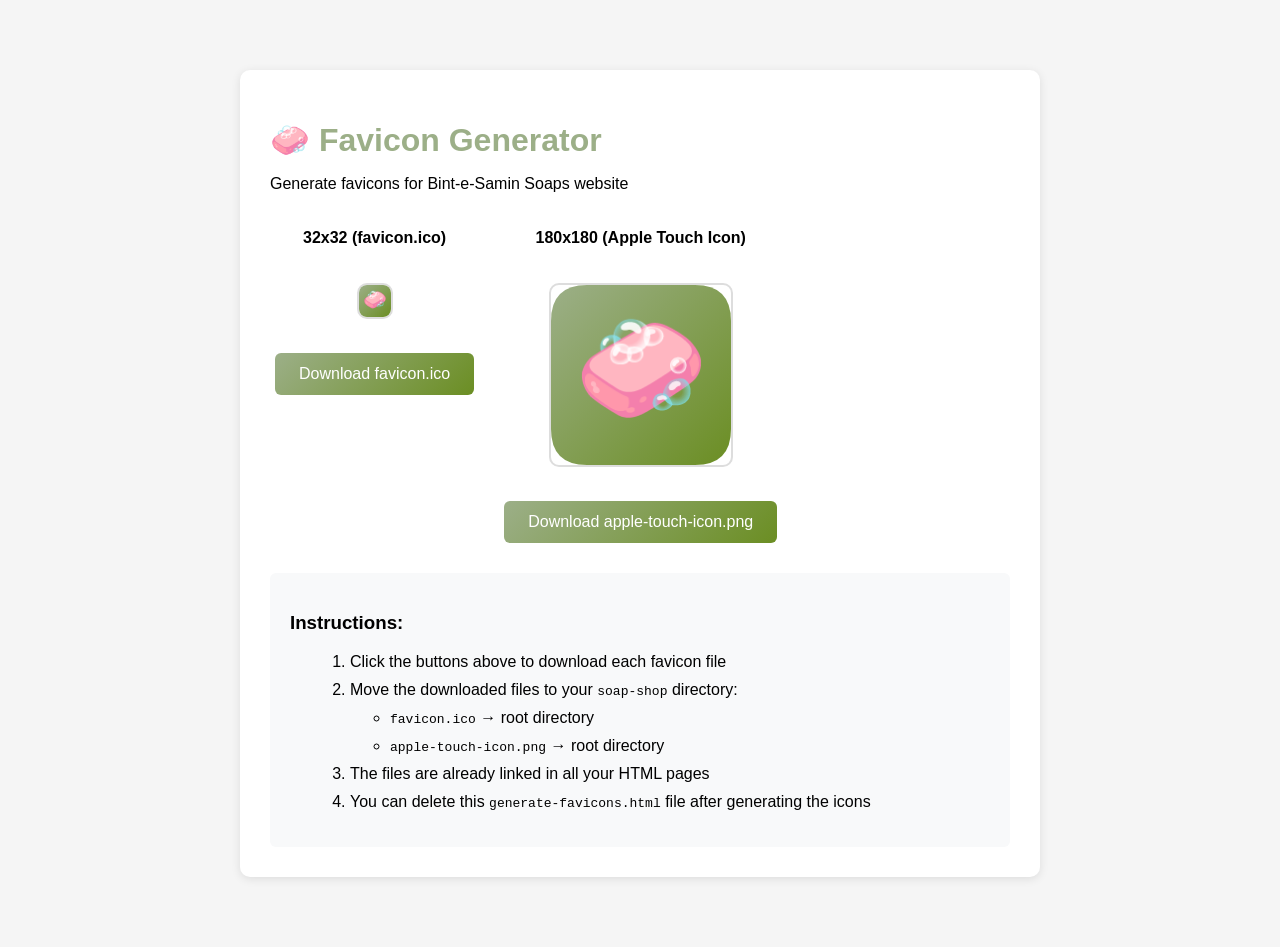
<file: generate-favicons.html>
<!DOCTYPE html>
<html lang="en">
<head>
    <!-- Google tag (gtag.js) -->
<script async src="https://www.googletagmanager.com/gtag/js?id=G-VL5KR17Z7"></script>
<script>
  window.dataLayer = window.dataLayer || [];
  function gtag(){dataLayer.push(arguments);}
  gtag('js', new Date());

  gtag('config', 'G-VL5KR17Z7');
</script>
    <meta charset="UTF-8">
    <meta name="viewport" content="width=device-width, initial-scale=1.0">
    <title>Contact Us - Bint-e-Samin Soaps</title>
    <meta name="description" content="Get in touch with Bint-e-Samin Soaps. Order via WhatsApp, request custom blends, or ask about bulk orders. We're here to help!">
    <meta name="keywords" content="contact Bint-e-Samin, soap order, WhatsApp order, custom soap, bulk soap order, Pakistan">
    <meta name="author" content="Bint-e-Samin Soaps">
    <meta name="robots" content="index, follow">
    <meta charset="UTF-8">
    <meta name="viewport" content="width=device-width, initial-scale=1.0">
    <title>Favicon Generator - Bint-e-Samin</title>
    <style>
        body {
            font-family: Arial, sans-serif;
            max-width: 800px;
            margin: 50px auto;
            padding: 20px;
            background: #f5f5f5;
        }
        .container {
            background: white;
            padding: 30px;
            border-radius: 10px;
            box-shadow: 0 2px 10px rgba(0,0,0,0.1);
        }
        h1 {
            color: #9CAF88;
            margin-bottom: 10px;
        }
        canvas {
            border: 2px solid #ddd;
            margin: 20px 0;
            border-radius: 10px;
        }
        button {
            background: linear-gradient(135deg, #9CAF88 0%, #6B8E23 100%);
            color: white;
            border: none;
            padding: 12px 24px;
            border-radius: 6px;
            font-size: 16px;
            cursor: pointer;
            margin: 10px 5px;
        }
        button:hover {
            opacity: 0.9;
        }
        .preview {
            display: flex;
            gap: 20px;
            flex-wrap: wrap;
            margin: 20px 0;
        }
        .preview-item {
            text-align: center;
        }
        .instructions {
            background: #f8f9fa;
            padding: 20px;
            border-radius: 6px;
            margin-top: 20px;
        }
        .instructions ol {
            margin-left: 20px;
        }
        .instructions li {
            margin: 10px 0;
        }
    </style>
</head>
<body>
    <div class="container">
        <h1>🧼 Favicon Generator</h1>
        <p>Generate favicons for Bint-e-Samin Soaps website</p>

        <div class="preview">
            <div class="preview-item">
                <p><strong>32x32 (favicon.ico)</strong></p>
                <canvas id="canvas32" width="32" height="32"></canvas>
                <br>
                <button onclick="downloadFavicon(32, 'favicon.ico')">Download favicon.ico</button>
            </div>
            <div class="preview-item">
                <p><strong>180x180 (Apple Touch Icon)</strong></p>
                <canvas id="canvas180" width="180" height="180"></canvas>
                <br>
                <button onclick="downloadFavicon(180, 'apple-touch-icon.png')">Download apple-touch-icon.png</button>
            </div>
        </div>

        <div class="instructions">
            <h3>Instructions:</h3>
            <ol>
                <li>Click the buttons above to download each favicon file</li>
                <li>Move the downloaded files to your <code>soap-shop</code> directory:
                    <ul>
                        <li><code>favicon.ico</code> → root directory</li>
                        <li><code>apple-touch-icon.png</code> → root directory</li>
                    </ul>
                </li>
                <li>The files are already linked in all your HTML pages</li>
                <li>You can delete this <code>generate-favicons.html</code> file after generating the icons</li>
            </ol>
        </div>
    </div>

    <script>
        function drawFavicon(canvas, size) {
            const ctx = canvas.getContext('2d');

            // Create gradient background
            const gradient = ctx.createLinearGradient(0, 0, size, size);
            gradient.addColorStop(0, '#9CAF88');
            gradient.addColorStop(1, '#6B8E23');

            // Fill background with gradient
            ctx.fillStyle = gradient;
            ctx.fillRect(0, 0, size, size);

            // Add rounded corners effect (optional)
            ctx.globalCompositeOperation = 'destination-in';
            ctx.beginPath();
            const radius = size * 0.2;
            ctx.moveTo(radius, 0);
            ctx.lineTo(size - radius, 0);
            ctx.quadraticCurveTo(size, 0, size, radius);
            ctx.lineTo(size, size - radius);
            ctx.quadraticCurveTo(size, size, size - radius, size);
            ctx.lineTo(radius, size);
            ctx.quadraticCurveTo(0, size, 0, size - radius);
            ctx.lineTo(0, radius);
            ctx.quadraticCurveTo(0, 0, radius, 0);
            ctx.closePath();
            ctx.fill();

            // Reset composite operation
            ctx.globalCompositeOperation = 'source-over';

            // Draw soap emoji
            ctx.font = `bold ${size * 0.6}px Arial`;
            ctx.textAlign = 'center';
            ctx.textBaseline = 'middle';
            ctx.fillText('🧼', size / 2, size / 2);
        }

        function downloadFavicon(size, filename) {
            const canvas = document.getElementById(`canvas${size}`);

            // For .ico files, we'll download as PNG (browsers accept PNG as favicon)
            const dataUrl = canvas.toDataURL('image/png');

            const link = document.createElement('a');
            link.download = filename;
            link.href = dataUrl;
            link.click();

            alert(`${filename} downloaded! Move it to your soap-shop folder.`);
        }

        // Draw favicons on page load
        window.onload = function() {
            drawFavicon(document.getElementById('canvas32'), 32);
            drawFavicon(document.getElementById('canvas180'), 180);
        };
    </script>
</body>
</html>
</file>
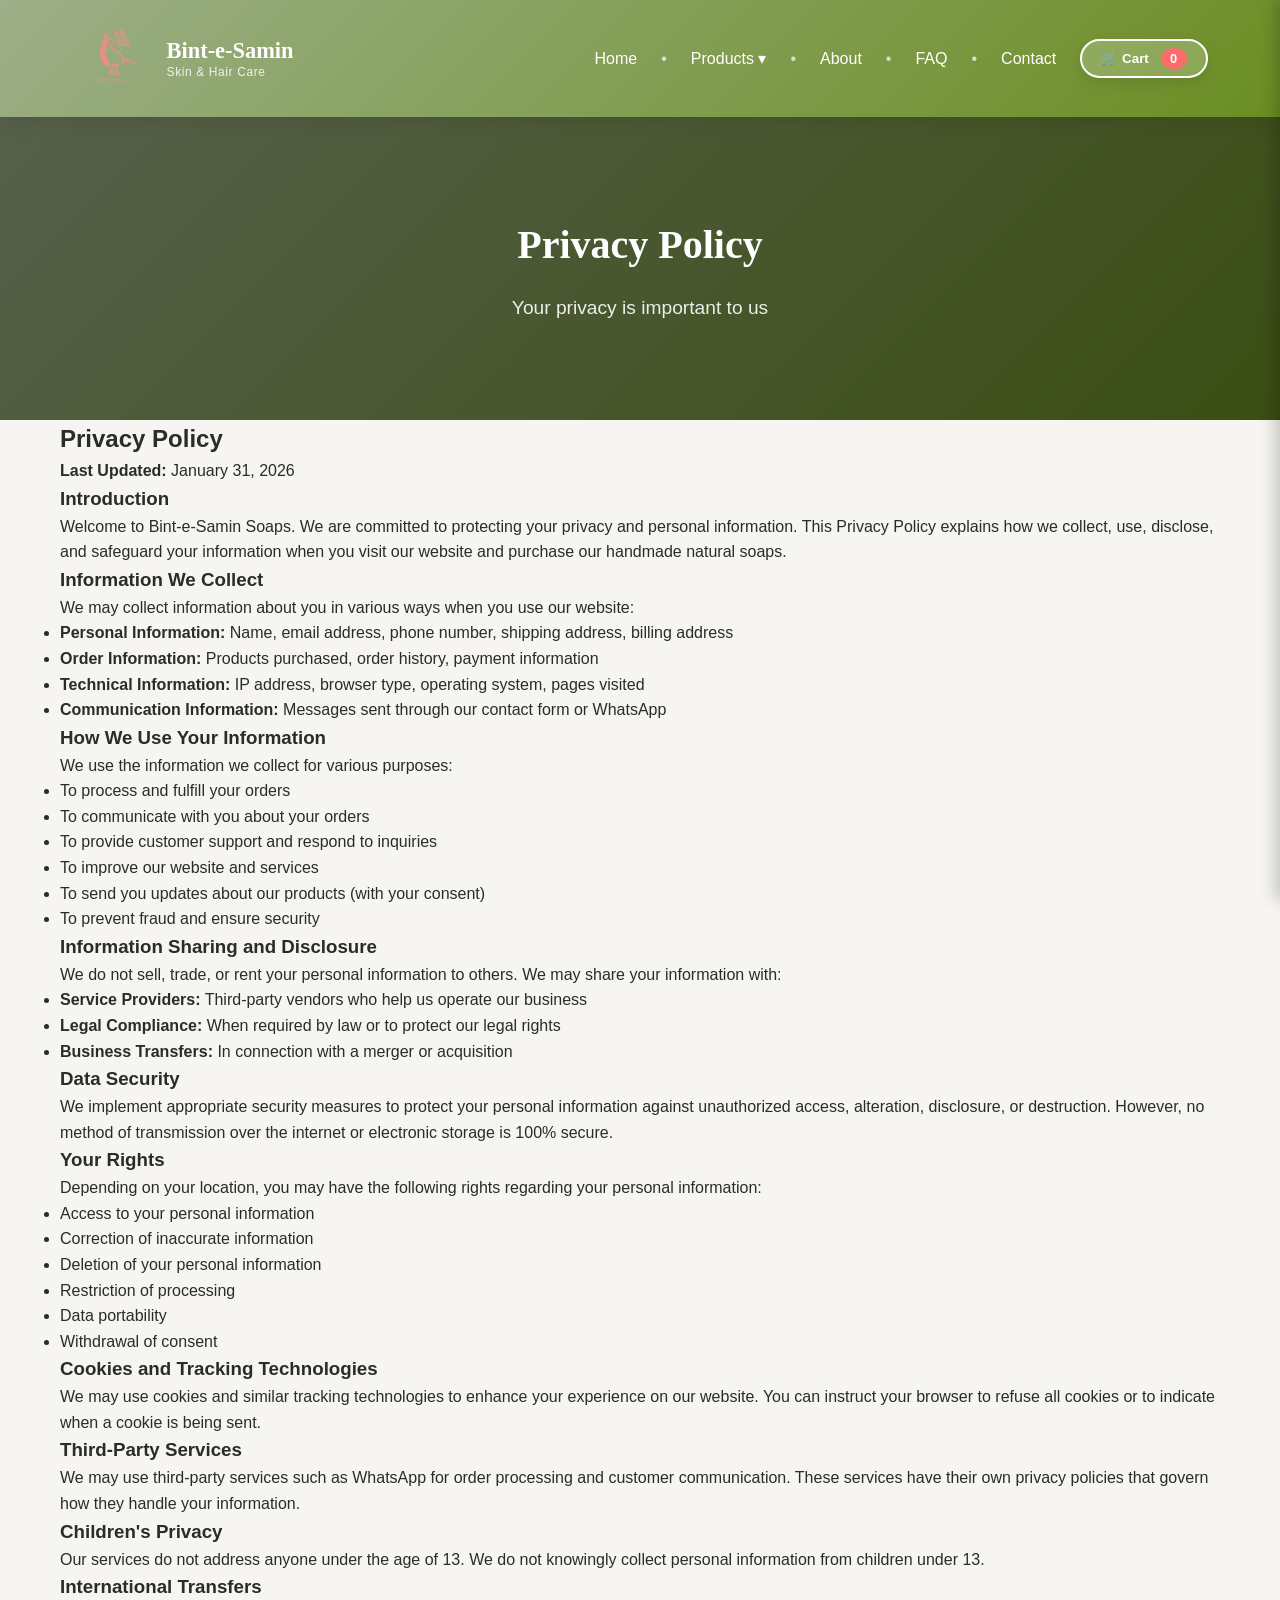
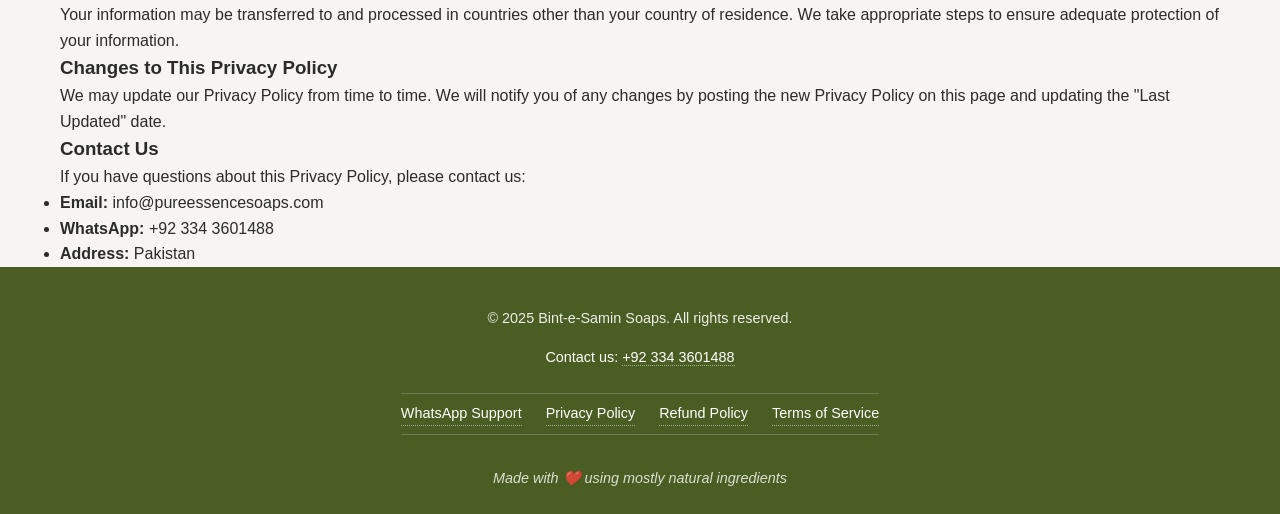
<file: privacy.html>
<!DOCTYPE html>
<html lang="en">
<head>
        <!-- Google tag (gtag.js) -->
<script async src="https://www.googletagmanager.com/gtag/js?id=G-VL5KR17Z7"></script>
<script>
  window.dataLayer = window.dataLayer || [];
  function gtag(){dataLayer.push(arguments);}
  gtag('js', new Date());

  gtag('config', 'G-VL5KR17Z7');
</script>
    <meta charset="UTF-8">
    <meta name="viewport" content="width=device-width, initial-scale=1.0">
    <title>Privacy Policy - Bint-e-Samin Soaps</title>
    <meta name="description" content="Privacy Policy for Bint-e-Samin Soaps. Learn how we collect, use, and protect your personal information.">
    <meta name="keywords" content="privacy policy, data protection, personal information, Bint-e-Samin, soap shop privacy">
    <meta name="author" content="Bint-e-Samin Soaps">
    <meta name="robots" content="index, follow">

    <!-- Open Graph / Facebook -->
    <meta property="og:type" content="website">
    <meta property="og:title" content="Privacy Policy - Bint-e-Samin Soaps">
    <meta property="og:description" content="Learn how we collect, use, and protect your personal information.">
    <meta property="og:site_name" content="Bint-e-Samin Soaps">

    <!-- Twitter -->
    <meta name="twitter:card" content="summary_large_image">
    <meta name="twitter:title" content="Privacy Policy - Bint-e-Samin Soaps">
    <meta name="twitter:description" content="Learn how we collect, use, and protect your personal information.">

    <!-- Theme Color -->
    <meta name="theme-color" content="#9CAF88">

    <!-- Favicon -->
    <link rel="icon" type="image/svg+xml" href="favicon.svg">
    <link rel="alternate icon" href="favicon.ico">
    <link rel="apple-touch-icon" href="apple-touch-icon.png">

    <!-- Content Security Policy -->
    <meta http-equiv="Content-Security-Policy" content="default-src 'self'; script-src 'self' https://www.googletagmanager.com https://*.google-analytics.com; style-src 'self' 'unsafe-inline' https://fonts.googleapis.com; img-src 'self' data: https:; font-src 'self' https://fonts.gstatic.com; connect-src 'self' https://wa.me https://www.googletagmanager.com https://*.google-analytics.com; frame-ancestors 'none'; form-action 'self' https://wa.me;">

    <link rel="preconnect" href="https://fonts.googleapis.com">
    <link rel="preconnect" href="https://fonts.gstatic.com" crossorigin>
    <link href="https://fonts.googleapis.com/css2?family=Inter:wght@300;400;500;600;700&family=Playfair+Display:ital,wght@0,400;0,700;0,800;1,400;1,700&display=swap" rel="stylesheet">
    <link rel="stylesheet" href="assets/css/styles.css">

    <!-- Schema.org JSON-LD -->
    <script type="application/ld+json">
    {
      "@context": "https://schema.org",
      "@type": "WebPage",
      "name": "Privacy Policy - Bint-e-Samin Soaps",
      "description": "Privacy Policy for Bint-e-Samin Soaps. Learn how we collect, use, and protect your personal information.",
      "url": "https://mbilalsiddiqi.github.io/glowbybs/privacy.html",
      "breadcrumb": {
        "@type": "BreadcrumbList",
        "itemListElement": [
          { "@type": "ListItem", "position": 1, "name": "Home", "item": "https://mbilalsiddiqi.github.io/glowbybs/" },
          { "@type": "ListItem", "position": 2, "name": "Privacy Policy", "item": "https://mbilalsiddiqi.github.io/glowbybs/privacy.html" }
        ]
      }
    }
    </script>
</head>
<body>
    <!-- Skip to main content link for keyboard navigation -->
    <a href="#main-content" class="skip-link">Skip to main content</a>

    <!-- Header -->
    <header>
        <nav class="navbar" role="navigation" aria-label="Main navigation">
            <div class="container">
                <a href="index.html" class="logo">
                    <img src="assets/images/bint-e-samin.png" alt="Bint-e-Samin Soaps" class="logo-img">
                    <div class="logo-text"><span class="logo-name">Bint-e-Samin</span><span class="logo-tagline">Skin &amp; Hair Care</span></div>
                </a>
                <button class="hamburger" id="hamburger" aria-label="Toggle navigation menu" aria-expanded="false" aria-controls="navLinks">
                    <span></span>
                    <span></span>
                    <span></span>
                </button>
                <nav class="nav-links" id="navLinks" aria-label="Main navigation">
                    <ul>
                        <li><a href="index.html">Home</a></li>
                        <li class="dropdown"><button class="dropdown-toggle" aria-expanded="false">Products ▾</button><ul class="dropdown-menu"><li><a href="products.html#lavender">Lavender Dreams <span class="badge best-seller">Best Seller</span></a></li><li><a href="products.html#honey">Honey Oat</a></li><li><a href="products.html#rose">Rose Garden</a></li><li><a href="products.html#mint">Mint Fresh <span class="badge limited">Limited</span></a></li><li class="divider"></li><li><a href="products.html">View All Products</a></li></ul></li>
                        <li><a href="about.html">About</a></li>
                        <li><a href="faq.html">FAQ</a></li>
                        <li><a href="contact.html">Contact</a></li>
                    </ul>
                    <button class="cart-btn" aria-label="Open shopping cart" aria-expanded="false" aria-controls="cartSidebar">
                        <span aria-hidden="true">🛒</span> Cart <span class="cart-count" id="cartCount" aria-live="polite" aria-label="Items in cart">0</span>
                    </button>
                </nav>
            </div>
        </nav>
    </header>

    <!-- Page Hero -->
    <section class="page-hero">
        <div class="container">
            <h2>Privacy Policy</h2>
            <p>Your privacy is important to us</p>
        </div>
    </section>

    <!-- Privacy Policy Content -->
    <main id="main-content">
        <section class="policy-section" aria-labelledby="privacy-policy-title">
            <div class="container">
                <div class="policy-content">
                    <h2 id="privacy-policy-title">Privacy Policy</h2>
                    
                    <p><strong>Last Updated:</strong> January 31, 2026</p>

                    <h3>Introduction</h3>
                    <p>Welcome to Bint-e-Samin Soaps. We are committed to protecting your privacy and personal information. This Privacy Policy explains how we collect, use, disclose, and safeguard your information when you visit our website and purchase our handmade natural soaps.</p>

                    <h3>Information We Collect</h3>
                    <p>We may collect information about you in various ways when you use our website:</p>
                    <ul>
                        <li><strong>Personal Information:</strong> Name, email address, phone number, shipping address, billing address</li>
                        <li><strong>Order Information:</strong> Products purchased, order history, payment information</li>
                        <li><strong>Technical Information:</strong> IP address, browser type, operating system, pages visited</li>
                        <li><strong>Communication Information:</strong> Messages sent through our contact form or WhatsApp</li>
                    </ul>

                    <h3>How We Use Your Information</h3>
                    <p>We use the information we collect for various purposes:</p>
                    <ul>
                        <li>To process and fulfill your orders</li>
                        <li>To communicate with you about your orders</li>
                        <li>To provide customer support and respond to inquiries</li>
                        <li>To improve our website and services</li>
                        <li>To send you updates about our products (with your consent)</li>
                        <li>To prevent fraud and ensure security</li>
                    </ul>

                    <h3>Information Sharing and Disclosure</h3>
                    <p>We do not sell, trade, or rent your personal information to others. We may share your information with:</p>
                    <ul>
                        <li><strong>Service Providers:</strong> Third-party vendors who help us operate our business</li>
                        <li><strong>Legal Compliance:</strong> When required by law or to protect our legal rights</li>
                        <li><strong>Business Transfers:</strong> In connection with a merger or acquisition</li>
                    </ul>

                    <h3>Data Security</h3>
                    <p>We implement appropriate security measures to protect your personal information against unauthorized access, alteration, disclosure, or destruction. However, no method of transmission over the internet or electronic storage is 100% secure.</p>

                    <h3>Your Rights</h3>
                    <p>Depending on your location, you may have the following rights regarding your personal information:</p>
                    <ul>
                        <li>Access to your personal information</li>
                        <li>Correction of inaccurate information</li>
                        <li>Deletion of your personal information</li>
                        <li>Restriction of processing</li>
                        <li>Data portability</li>
                        <li>Withdrawal of consent</li>
                    </ul>

                    <h3>Cookies and Tracking Technologies</h3>
                    <p>We may use cookies and similar tracking technologies to enhance your experience on our website. You can instruct your browser to refuse all cookies or to indicate when a cookie is being sent.</p>

                    <h3>Third-Party Services</h3>
                    <p>We may use third-party services such as WhatsApp for order processing and customer communication. These services have their own privacy policies that govern how they handle your information.</p>

                    <h3>Children's Privacy</h3>
                    <p>Our services do not address anyone under the age of 13. We do not knowingly collect personal information from children under 13.</p>

                    <h3>International Transfers</h3>
                    <p>Your information may be transferred to and processed in countries other than your country of residence. We take appropriate steps to ensure adequate protection of your information.</p>

                    <h3>Changes to This Privacy Policy</h3>
                    <p>We may update our Privacy Policy from time to time. We will notify you of any changes by posting the new Privacy Policy on this page and updating the "Last Updated" date.</p>

                    <h3>Contact Us</h3>
                    <p>If you have questions about this Privacy Policy, please contact us:</p>
                    <ul>
                        <li><strong>Email:</strong> info@pureessencesoaps.com</li>
                        <li><strong>WhatsApp:</strong> +92 334 3601488</li>
                        <li><strong>Address:</strong> Pakistan</li>
                    </ul>
                </div>
            </div>
        </section>
    </main>

    <!-- Cart Sidebar -->
    <aside class="cart-sidebar" id="cartSidebar" role="dialog" aria-label="Shopping cart" aria-hidden="true">
        <div class="cart-header">
            <h2 id="cart-title">Your Cart</h2>
            <button class="close-btn" id="closeCartBtn" aria-label="Close cart">
                <span aria-hidden="true">✕</span>
            </button>
        </div>
        <div class="cart-items" id="cartItems" role="list" aria-live="polite">
            <p class="empty-cart">Your cart is empty</p>
        </div>
        <div class="cart-footer">
            <div class="cart-total">
                <span>Total:</span>
                <span class="total-amount" id="totalAmount" aria-live="polite">Rs. 0</span>
            </div>
            <button class="btn-checkout" id="checkoutBtn" aria-label="Checkout via WhatsApp">
                <span aria-hidden="true">💬</span> Checkout via WhatsApp
            </button>
        </div>
    </aside>

    <!-- Overlay -->
    <div class="overlay" id="overlay" aria-hidden="true"></div>

    <!-- Footer -->
    <footer>
        <div class="container">
            <div class="footer-content">
                <p class="copyright">&copy; 2025 Bint-e-Samin Soaps. All rights reserved.</p>
                <p class="contact-info">Contact us: <a href="https://wa.me/923343601488" class="footer-link">+92 334 3601488</a></p>
                
                <div class="footer-links">
                    <a href="https://wa.me/923343601488" class="footer-link">WhatsApp Support</a>
                    <a href="/privacy.html" class="footer-link">Privacy Policy</a>
                    <a href="/refund.html" class="footer-link">Refund Policy</a>
                    <a href="/terms.html" class="footer-link">Terms of Service</a>
                </div>
                
                <p class="brand-message">Made with ❤️ using mostly natural ingredients</p>
            </div>
        </div>
    </footer>

    <script src="assets/js/script.js"></script>
    <script>
        // Add event listeners for cart functionality
        document.addEventListener('DOMContentLoaded', function() {
            const closeCartBtn = document.getElementById('closeCartBtn');
            const checkoutBtn = document.getElementById('checkoutBtn');
            const overlay = document.getElementById('overlay');
            
            if (closeCartBtn) {
                closeCartBtn.addEventListener('click', toggleCart);
            }
            
            if (checkoutBtn) {
                checkoutBtn.addEventListener('click', checkoutWhatsApp);
            }
            
            if (overlay) {
                overlay.addEventListener('click', toggleCart);
            }
        });
    </script>
</body>
</html>
</file>
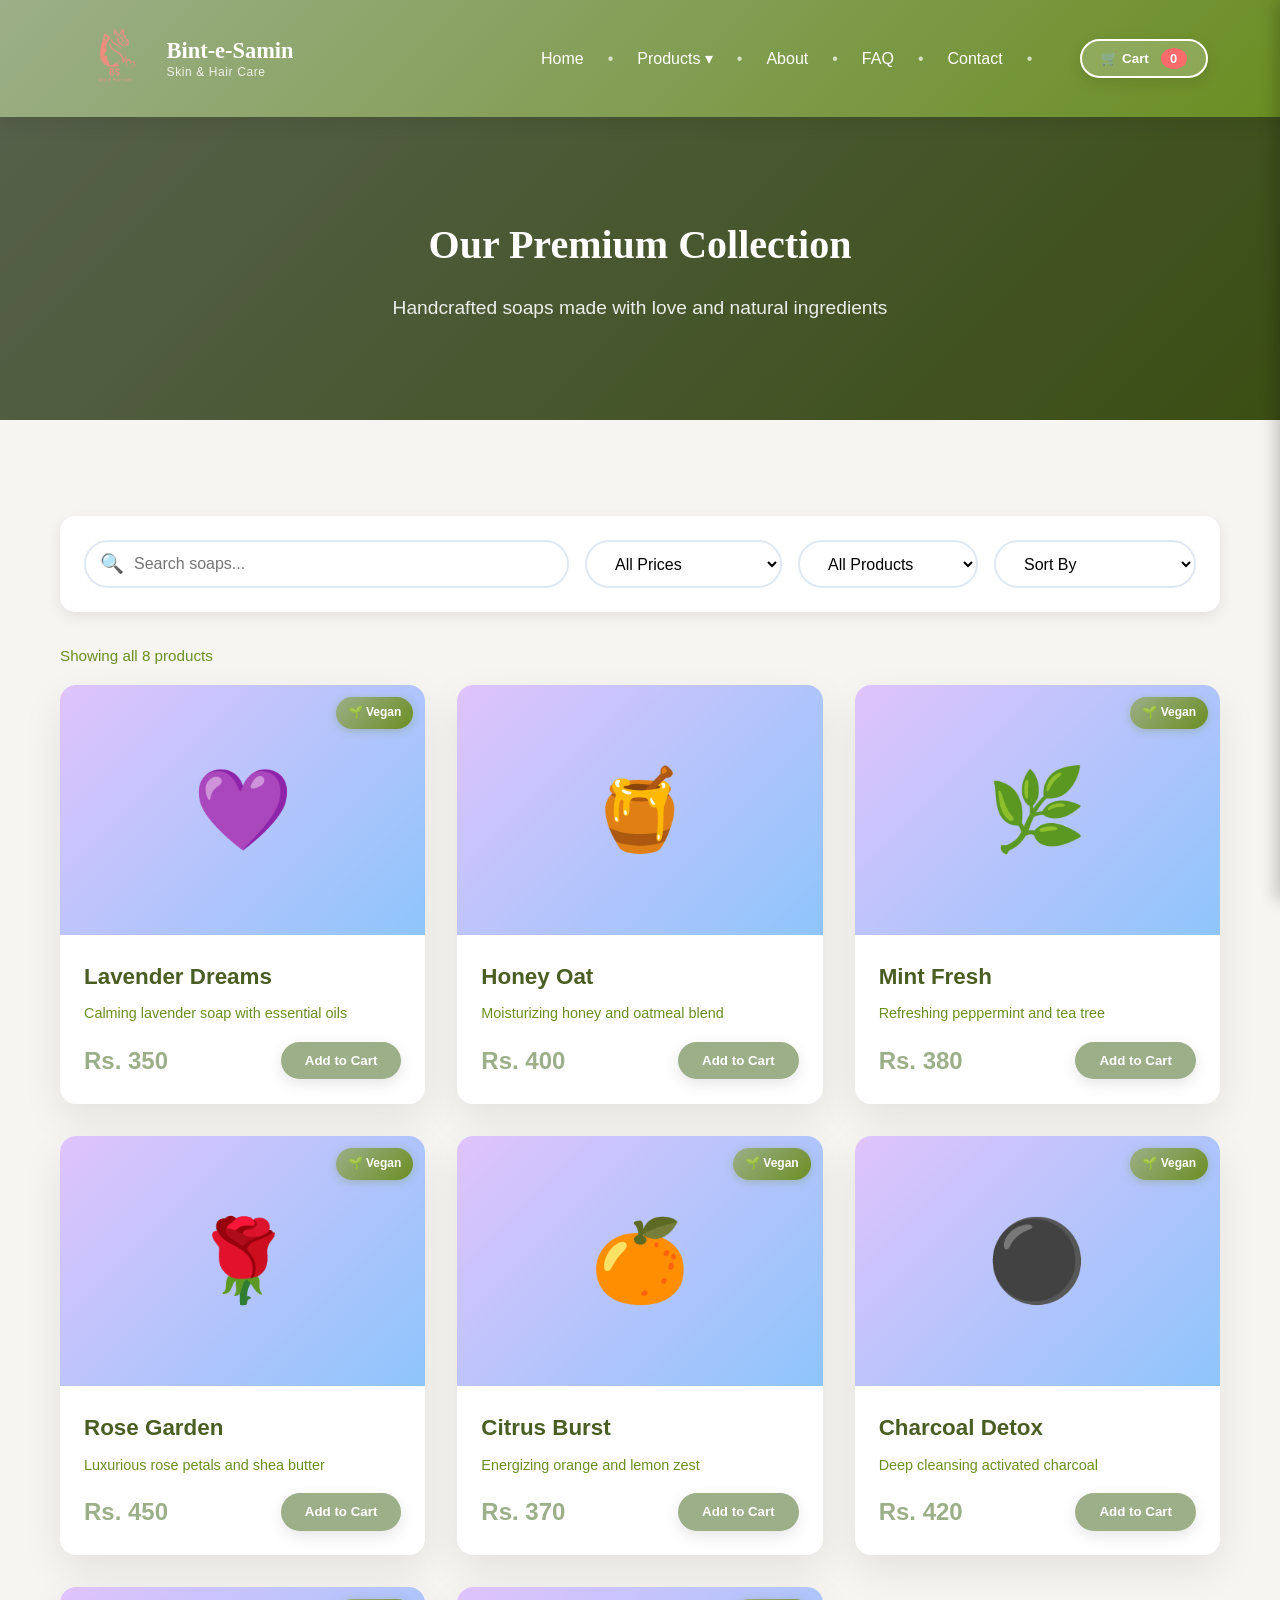
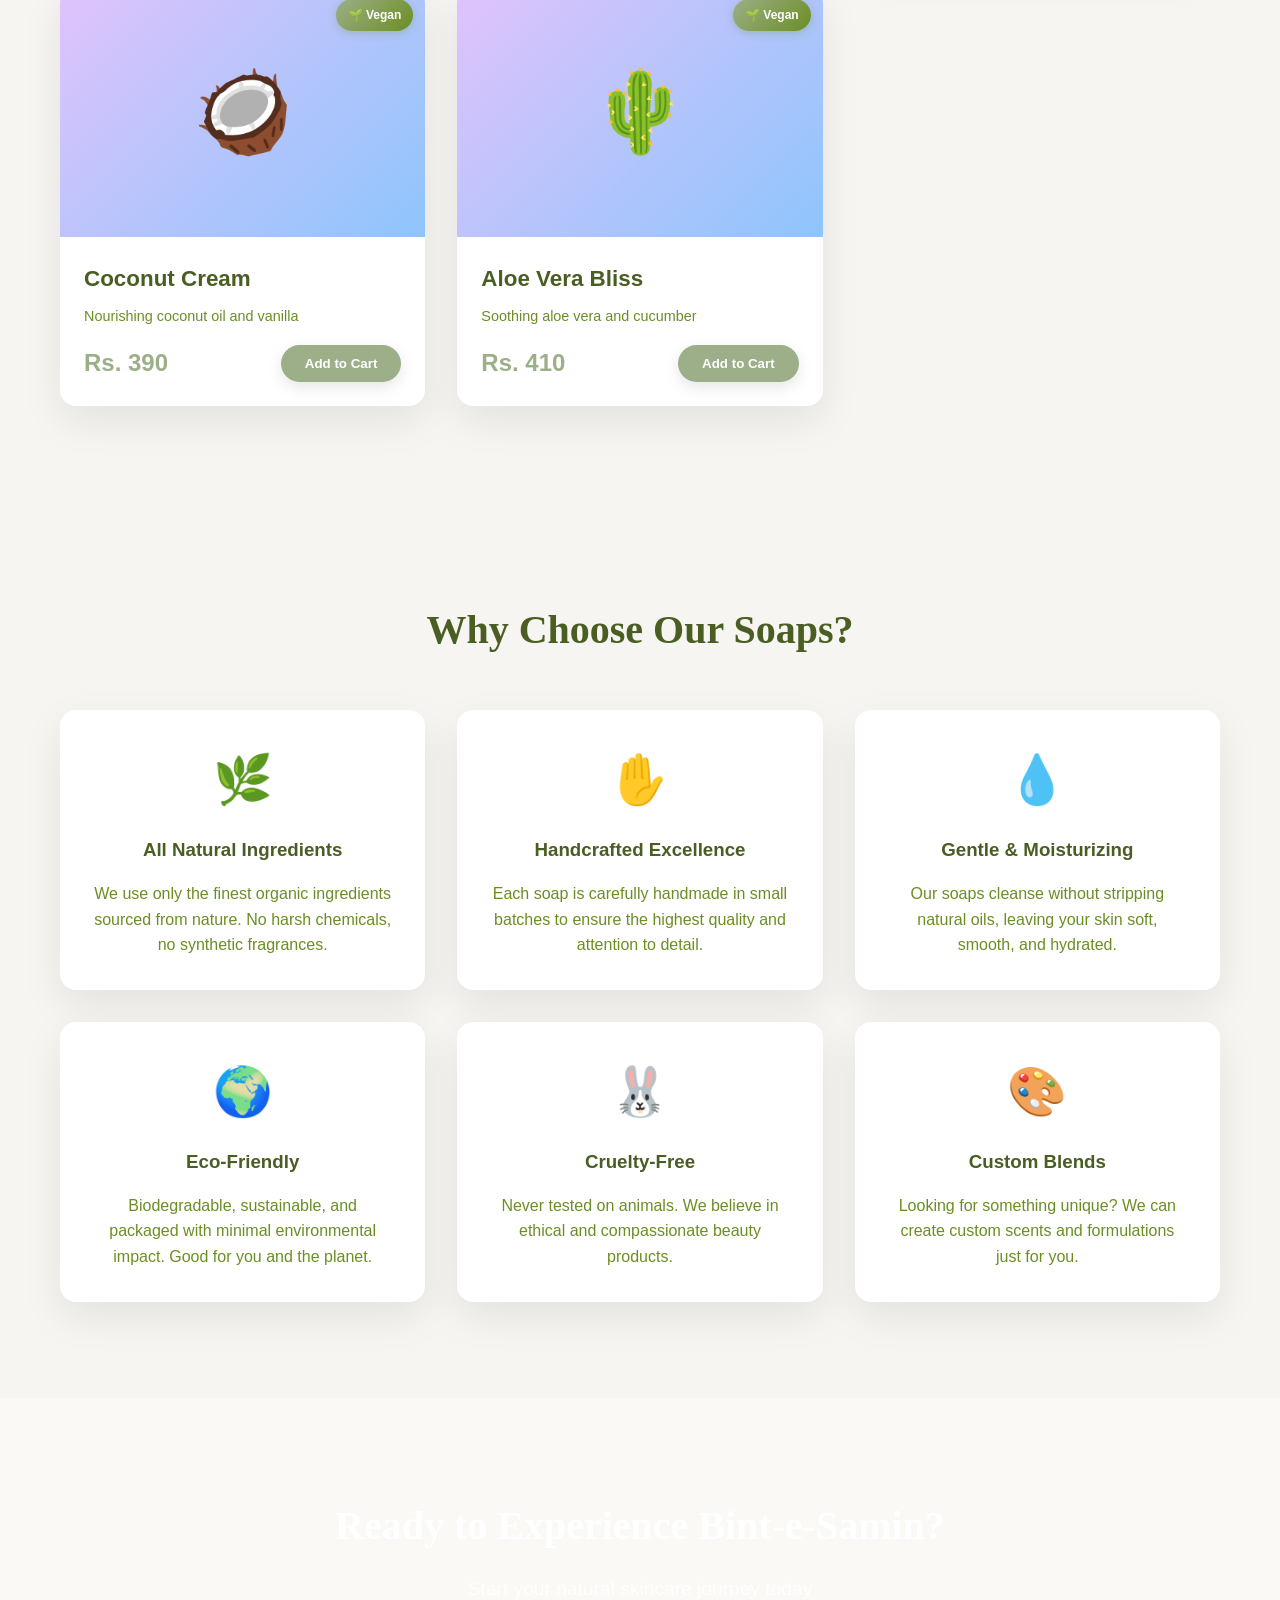
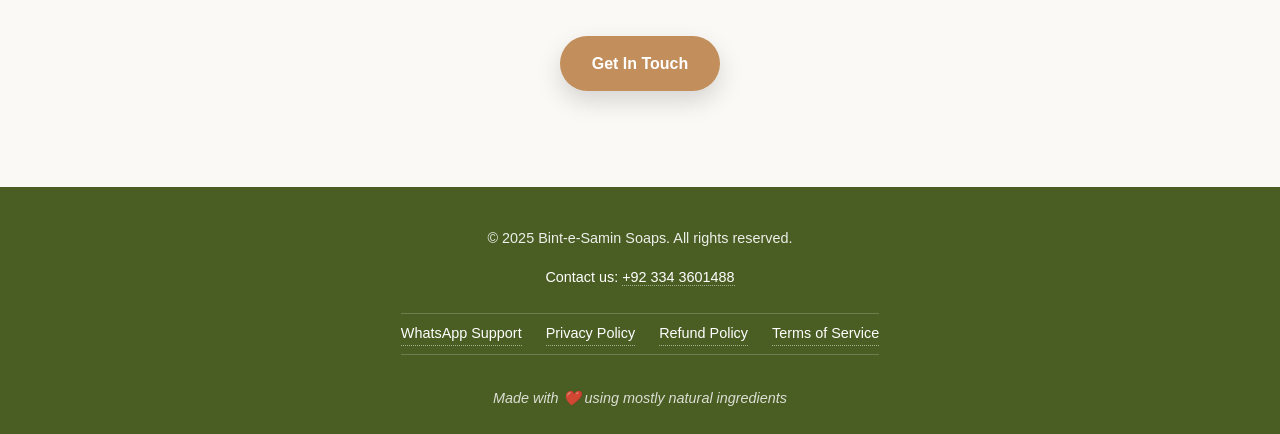
<file: products.html>
<!DOCTYPE html>
<html lang="en">
<head>
        <!-- Google tag (gtag.js) -->
<script async src="https://www.googletagmanager.com/gtag/js?id=G-VL5KR17Z7"></script>
<script>
  window.dataLayer = window.dataLayer || [];
  function gtag(){dataLayer.push(arguments);}
  gtag('js', new Date());

  gtag('config', 'G-VL5KR17Z7');
</script>
    <meta charset="UTF-8">
    <meta name="viewport" content="width=device-width, initial-scale=1.0">
    <title>Our Products - Bint-e-Samin Soaps</title>
    <meta name="description" content="Browse our premium collection of handmade natural soaps. Lavender, Honey Oat, Mint Fresh, Rose Garden, Citrus Burst, Charcoal Detox, and more. Free WhatsApp ordering!">
    <meta name="keywords" content="buy natural soaps, handmade soap products, lavender soap, honey soap, charcoal soap, rose soap, Pakistan">
    <meta name="author" content="Bint-e-Samin Soaps">
    <meta name="robots" content="index, follow">

    <!-- Open Graph / Facebook -->
    <meta property="og:type" content="website">
    <meta property="og:title" content="Our Products - Bint-e-Samin Soaps">
    <meta property="og:description" content="Browse our premium collection of handmade natural soaps. Made with 90%+ natural ingredients, eco-friendly, and cruelty-free products.">
    <meta property="og:site_name" content="Bint-e-Samin Soaps">

    <!-- Twitter -->
    <meta name="twitter:card" content="summary_large_image">
    <meta name="twitter:title" content="Our Products - Bint-e-Samin Soaps">
    <meta name="twitter:description" content="Browse our premium collection of handmade natural soaps. Made with 90%+ natural ingredients, eco-friendly, and cruelty-free products.">
    <meta name="twitter:image" content="https://mbilalsiddiqi.github.io/glowbybs/assets/images/bint-e-samin.png">

    <!-- Theme Color -->
    <meta name="theme-color" content="#9CAF88">

    <!-- Favicon -->
    <link rel="icon" type="image/svg+xml" href="favicon.svg">
    <link rel="alternate icon" href="favicon.ico">
    <link rel="apple-touch-icon" href="apple-touch-icon.png">

    <!-- Open Graph / Facebook -->
    <meta property="og:image" content="https://mbilalsiddiqi.github.io/glowbybs/assets/images/bint-e-samin.png">
    <meta property="og:image:alt" content="Bint-e-Samin Soaps Logo">
    <meta property="og:image:width" content="200">
    <meta property="og:image:height" content="60">

    <!-- Content Security Policy -->
    <meta http-equiv="Content-Security-Policy" content="default-src 'self'; script-src 'self' https://www.googletagmanager.com https://*.google-analytics.com; style-src 'self' 'unsafe-inline' https://fonts.googleapis.com; img-src 'self' data: https:; font-src 'self' https://fonts.gstatic.com; connect-src 'self' https://wa.me https://www.googletagmanager.com https://*.google-analytics.com; frame-ancestors 'none'; form-action 'self' https://wa.me;">

    <!-- Schema.org JSON-LD -->
    <script type="application/ld+json">
    {
      "@context": "https://schema.org",
      "@type": "WebPage",
      "name": "Our Products - Bint-e-Samin Soaps",
      "description": "Browse our premium collection of handmade natural soaps including lavender, honey oat, mint, rose, and more. 90%+ natural ingredients, eco-friendly, cruelty-free.",
      "url": "https://mbilalsiddiqi.github.io/glowbybs/products.html",
      "breadcrumb": {
        "@type": "BreadcrumbList",
        "itemListElement": [
          {
            "@type": "ListItem",
            "position": 1,
            "name": "Home",
            "item": "https://mbilalsiddiqi.github.io/glowbybs/index.html"
          },
          {
            "@type": "ListItem",
            "position": 2,
            "name": "Products",
            "item": "https://mbilalsiddiqi.github.io/glowbybs/products.html"
          }
        ]
      }
    }
    </script>

    <script type="application/ld+json">
    {
      "@context": "https://schema.org",
      "@type": "ItemList",
      "url": "https://mbilalsiddiqi.github.io/glowbybs/products.html",
      "name": "Bint-e-Samin Soaps Product Catalog",
      "description": "Premium collection of handmade natural soaps",
      "itemListElement": [
        {
          "@type": "ListItem",
          "position": 1,
          "name": "Lavender Dreams",
          "url": "https://mbilalsiddiqi.github.io/glowbybs/products.html#product-1"
        },
        {
          "@type": "ListItem",
          "position": 2,
          "name": "Honey Oat",
          "url": "https://mbilalsiddiqi.github.io/glowbybs/products.html#product-2"
        },
        {
          "@type": "ListItem",
          "position": 3,
          "name": "Mint Fresh",
          "url": "https://mbilalsiddiqi.github.io/glowbybs/products.html#product-3"
        },
        {
          "@type": "ListItem",
          "position": 4,
          "name": "Rose Garden",
          "url": "https://mbilalsiddiqi.github.io/glowbybs/products.html#product-4"
        },
        {
          "@type": "ListItem",
          "position": 5,
          "name": "Citrus Burst",
          "url": "https://mbilalsiddiqi.github.io/glowbybs/products.html#product-5"
        },
        {
          "@type": "ListItem",
          "position": 6,
          "name": "Charcoal Detox",
          "url": "https://mbilalsiddiqi.github.io/glowbybs/products.html#product-6"
        },
        {
          "@type": "ListItem",
          "position": 7,
          "name": "Goat Milk",
          "url": "https://mbilalsiddiqi.github.io/glowbybs/products.html#product-7"
        },
        {
          "@type": "ListItem",
          "position": 8,
          "name": "Rice Milk",
          "url": "https://mbilalsiddiqi.github.io/glowbybs/products.html#product-8"
        },
        {
          "@type": "ListItem",
          "position": 9,
          "name": "Aloe Vera",
          "url": "https://mbilalsiddiqi.github.io/glowbybs/products.html#product-9"
        },
        {
          "@type": "ListItem",
          "position": 10,
          "name": "Shea Butter",
          "url": "https://mbilalsiddiqi.github.io/glowbybs/products.html#product-10"
        },
        {
          "@type": "ListItem",
          "position": 11,
          "name": "Neem & Turmeric",
          "url": "https://mbilalsiddiqi.github.io/glowbybs/products.html#product-11"
        },
        {
          "@type": "ListItem",
          "position": 12,
          "name": "Olive Oil",
          "url": "https://mbilalsiddiqi.github.io/glowbybs/products.html#product-12"
        },
        {
          "@type": "ListItem",
          "position": 13,
          "name": "Coconut Delight",
          "url": "https://mbilalsiddiqi.github.io/glowbybs/products.html#product-13"
        },
        {
          "@type": "ListItem",
          "position": 14,
          "name": "Almond Glow",
          "url": "https://mbilalsiddiqi.github.io/glowbybs/products.html#product-14"
        },
        {
          "@type": "ListItem",
          "position": 15,
          "name": "Vanilla Cream",
          "url": "https://mbilalsiddiqi.github.io/glowbybs/products.html#product-15"
        }
      ]
    }
    </script>

    <link rel="preconnect" href="https://fonts.googleapis.com">
    <link rel="preconnect" href="https://fonts.gstatic.com" crossorigin>
    <link href="https://fonts.googleapis.com/css2?family=Inter:wght@300;400;500;600;700&family=Playfair+Display:ital,wght@0,400;0,700;0,800;1,400;1,700&display=swap" rel="stylesheet">
    <link rel="stylesheet" href="assets/css/styles.css">
</head>
<body>
    <!-- Skip to main content link for keyboard navigation -->
    <a href="#main-content" class="skip-link">Skip to main content</a>

    <!-- Header -->
    <header>
        <nav class="navbar" role="navigation" aria-label="Main navigation">
            <div class="container">
                <a href="index.html" class="logo">
                    <img src="assets/images/bint-e-samin.png" alt="Bint-e-Samin Soaps" class="logo-img">
                    <div class="logo-text"><span class="logo-name">Bint-e-Samin</span><span class="logo-tagline">Skin &amp; Hair Care</span></div>
                </a>
                <button class="hamburger" id="hamburger" aria-label="Toggle navigation menu" aria-expanded="false" aria-controls="navLinks">
                    <span></span>
                    <span></span>
                    <span></span>
                </button>
                <nav class="nav-links" id="navLinks" aria-label="Main navigation">
                    <ul>
                        <li><a href="index.html">Home</a></li>
                        <li class="dropdown"><button class="dropdown-toggle" aria-expanded="false">Products ▾</button><ul class="dropdown-menu"><li><a href="products.html#lavender">Lavender Dreams <span class="badge best-seller">Best Seller</span></a></li><li><a href="products.html#honey">Honey Oat</a></li><li><a href="products.html#rose">Rose Garden</a></li><li><a href="products.html#mint">Mint Fresh <span class="badge limited">Limited</span></a></li><li class="divider"></li><li><a href="products.html">View All Products</a></li></ul></li>
                        <li><a href="about.html">About</a></li>
                        <li><a href="faq.html">FAQ</a></li>
                        <li><a href="contact.html">Contact</a></li>
                        <li><button class="cart-btn" id="cartBtn" aria-label="Open shopping cart" aria-expanded="false" aria-controls="cartSidebar">
                            <span aria-hidden="true">🛒</span> Cart <span class="cart-count" id="cartCount" aria-live="polite" aria-label="Items in cart">0</span>
                        </button></li>
                    </ul>
                </nav>
            </div>
        </nav>
    </header>

    <!-- Products Hero -->
    <section class="page-hero">
        <div class="container">
            <h2>Our Premium Collection</h2>
            <p>Handcrafted soaps made with love and natural ingredients</p>
        </div>
    </section>

    <!-- Products Section -->
    <main id="main-content">
        <section class="products-section" aria-labelledby="products-section-title">
            <div class="container">
                <h2 class="visually-hidden" id="products-section-title">Browse Products</h2>
                <!-- Search and Filter Bar -->
                <div class="filter-bar" role="search" aria-label="Product filters">
                    <div class="search-box">
                        <label for="searchInput" class="visually-hidden">Search products</label>
                        <input type="text" id="searchInput" placeholder="Search soaps..." aria-describedby="resultsCount">
                        <span class="search-icon" aria-hidden="true">🔍</span>
                    </div>
                    <div class="filter-controls">
                        <label for="priceFilter" class="visually-hidden">Filter by price</label>
                        <select id="priceFilter" aria-label="Filter by price range">
                            <option value="all">All Prices</option>
                            <option value="low">Under Rs. 380</option>
                            <option value="mid">Rs. 380 - Rs. 420</option>
                            <option value="high">Above Rs. 420</option>
                        </select>
                        <label for="veganFilter" class="visually-hidden">Filter by diet type</label>
                        <select id="veganFilter" aria-label="Filter by diet type">
                            <option value="all">All Products</option>
                            <option value="vegan">🌱 Vegan Only</option>
                            <option value="non-vegan">🍯 Non-Vegan</option>
                        </select>
                        <label for="sortFilter" class="visually-hidden">Sort products</label>
                        <select id="sortFilter" aria-label="Sort products">
                            <option value="default">Sort By</option>
                            <option value="price-low">Price: Low to High</option>
                            <option value="price-high">Price: High to Low</option>
                            <option value="name">Name: A to Z</option>
                        </select>
                    </div>
                </div>
                <p class="results-count" id="resultsCount" aria-live="polite" role="status"></p>
                <div class="products-grid" id="productsGrid" role="list" aria-label="Product list">
                    <!-- Products will be loaded by JavaScript -->
                </div>
                <p class="no-results" id="noResults" style="display: none;" role="alert">No products found matching your criteria.</p>
            </div>
        </section>

        <!-- Benefits Section -->
        <section class="benefits-section" aria-labelledby="benefits-title">
            <div class="container">
                <h2 class="section-title" id="benefits-title">Why Choose Our Soaps?</h2>
                <div class="benefits-grid" role="list">
                    <div class="benefit-card" role="listitem">
                        <span class="benefit-icon" aria-hidden="true">🌿</span>
                        <h3>All Natural Ingredients</h3>
                        <p>We use only the finest organic ingredients sourced from nature. No harsh chemicals, no synthetic fragrances.</p>
                    </div>
                    <div class="benefit-card" role="listitem">
                        <span class="benefit-icon" aria-hidden="true">✋</span>
                        <h3>Handcrafted Excellence</h3>
                        <p>Each soap is carefully handmade in small batches to ensure the highest quality and attention to detail.</p>
                    </div>
                    <div class="benefit-card" role="listitem">
                        <span class="benefit-icon" aria-hidden="true">💧</span>
                        <h3>Gentle & Moisturizing</h3>
                        <p>Our soaps cleanse without stripping natural oils, leaving your skin soft, smooth, and hydrated.</p>
                    </div>
                    <div class="benefit-card" role="listitem">
                        <span class="benefit-icon" aria-hidden="true">🌍</span>
                        <h3>Eco-Friendly</h3>
                        <p>Biodegradable, sustainable, and packaged with minimal environmental impact. Good for you and the planet.</p>
                    </div>
                    <div class="benefit-card" role="listitem">
                        <span class="benefit-icon" aria-hidden="true">🐰</span>
                        <h3>Cruelty-Free</h3>
                        <p>Never tested on animals. We believe in ethical and compassionate beauty products.</p>
                    </div>
                    <div class="benefit-card" role="listitem">
                        <span class="benefit-icon" aria-hidden="true">🎨</span>
                        <h3>Custom Blends</h3>
                        <p>Looking for something unique? We can create custom scents and formulations just for you.</p>
                    </div>
                </div>
            </div>
        </section>

        <!-- CTA Section -->
        <section class="cta-section">
            <div class="container">
                <div class="cta-content">
                    <h2>Ready to Experience Bint-e-Samin?</h2>
                    <p>Start your natural skincare journey today</p>
                    <a href="contact.html" class="btn-primary">Get In Touch</a>
                </div>
            </div>
        </section>
    </main>

    <!-- Cart Sidebar -->
    <aside class="cart-sidebar" id="cartSidebar" role="dialog" aria-label="Shopping cart" aria-hidden="true">
        <div class="cart-header">
            <h2 id="cart-title">Your Cart</h2>
            <button class="close-btn" aria-label="Close cart">
                <span aria-hidden="true">✕</span>
            </button>
        </div>
        <div class="cart-items" id="cartItems" role="list" aria-live="polite">
            <p class="empty-cart">Your cart is empty</p>
        </div>
        <div class="cart-footer">
            <div class="cart-total">
                <span>Total:</span>
                <span class="total-amount" id="totalAmount" aria-live="polite">Rs. 0</span>
            </div>
            <button class="btn-checkout" aria-label="Checkout via WhatsApp">
                <span aria-hidden="true">💬</span> Checkout via WhatsApp
            </button>
        </div>
    </aside>

    <!-- Overlay -->
    <div class="overlay" id="overlay" aria-hidden="true"></div>

    <!-- Footer -->
    <footer>
        <div class="container">
            <div class="footer-content">
                <p class="copyright">&copy; 2025 Bint-e-Samin Soaps. All rights reserved.</p>
                <p class="contact-info">Contact us: <a href="https://wa.me/923343601488" class="footer-link">+92 334 3601488</a></p>

                <div class="footer-links">
                    <a href="https://wa.me/923343601488" class="footer-link">WhatsApp Support</a>
                    <a href="privacy.html" class="footer-link">Privacy Policy</a>
                    <a href="refund.html" class="footer-link">Refund Policy</a>
                    <a href="terms.html" class="footer-link">Terms of Service</a>
                </div>

                <p class="brand-message">Made with ❤️ using mostly natural ingredients</p>
            </div>
        </div>
    </footer>

    <script src="assets/js/script.js"></script>
</body>
</html>
</file>
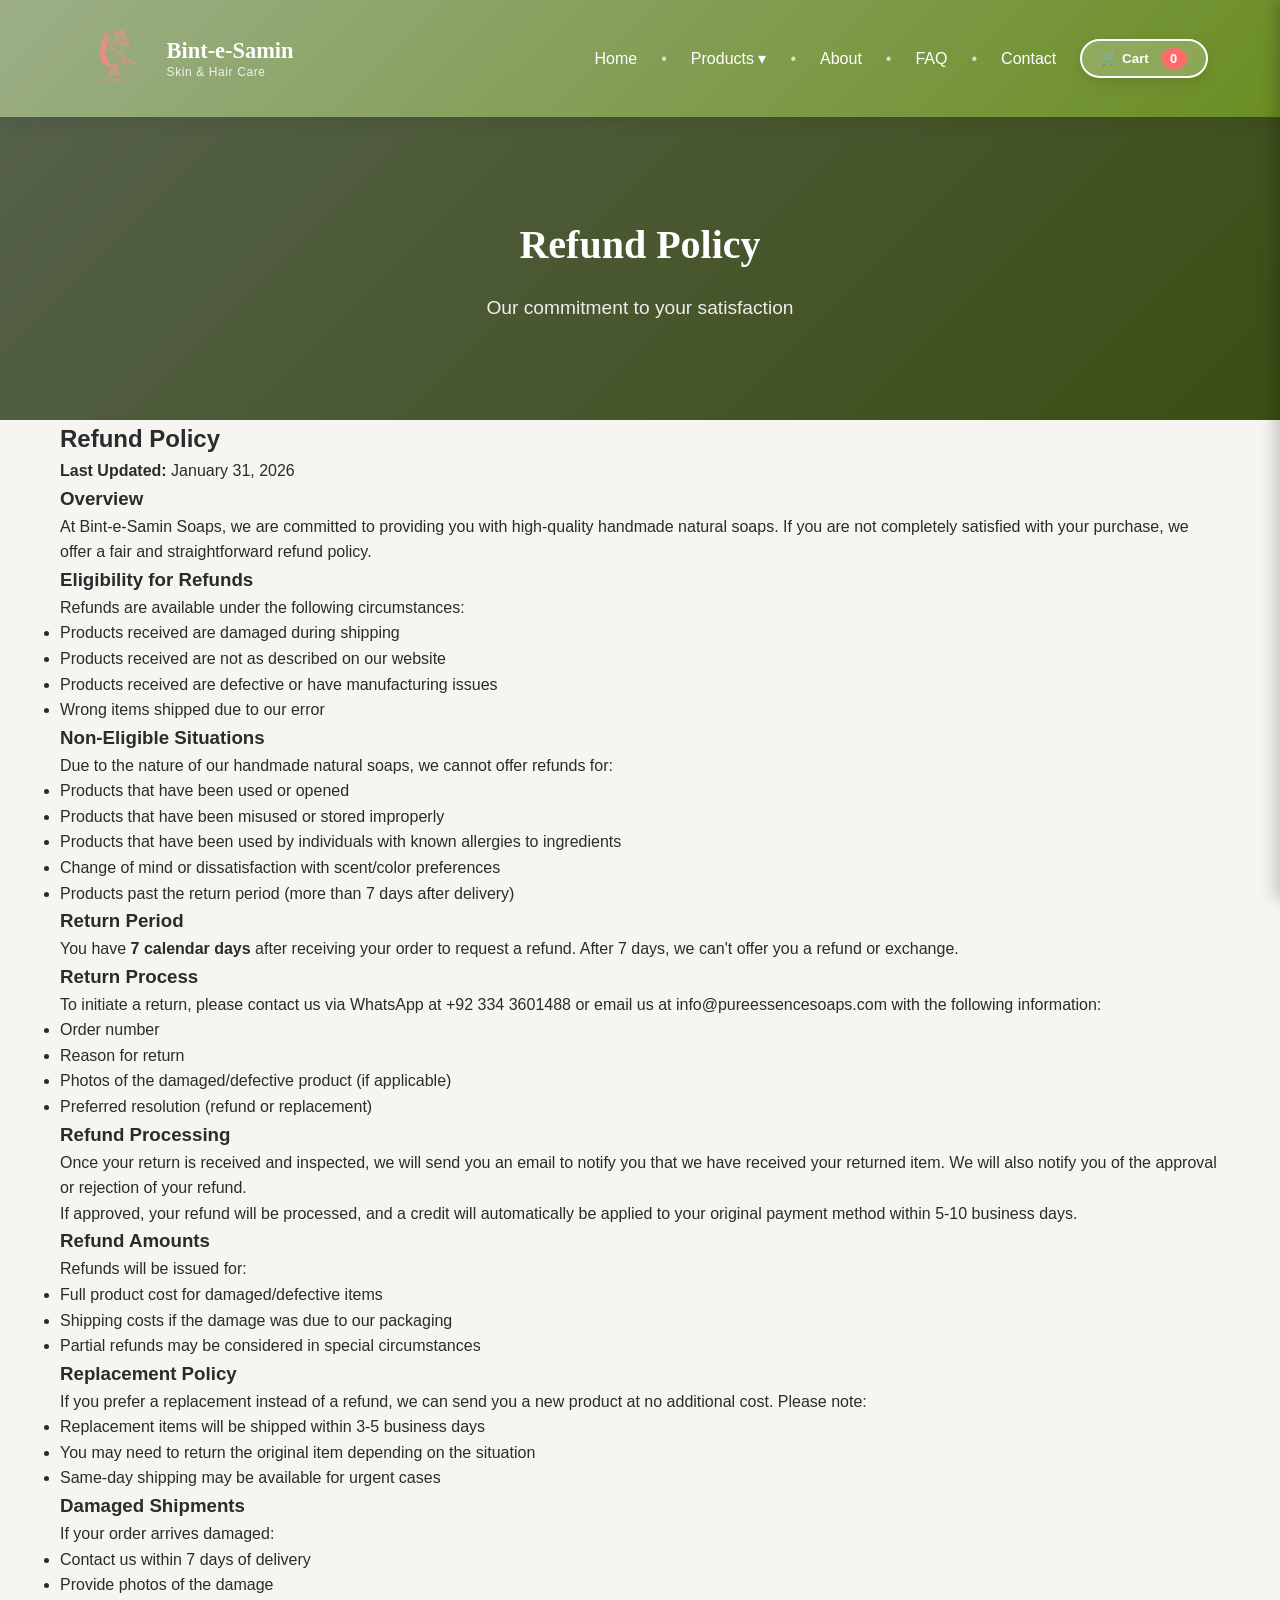
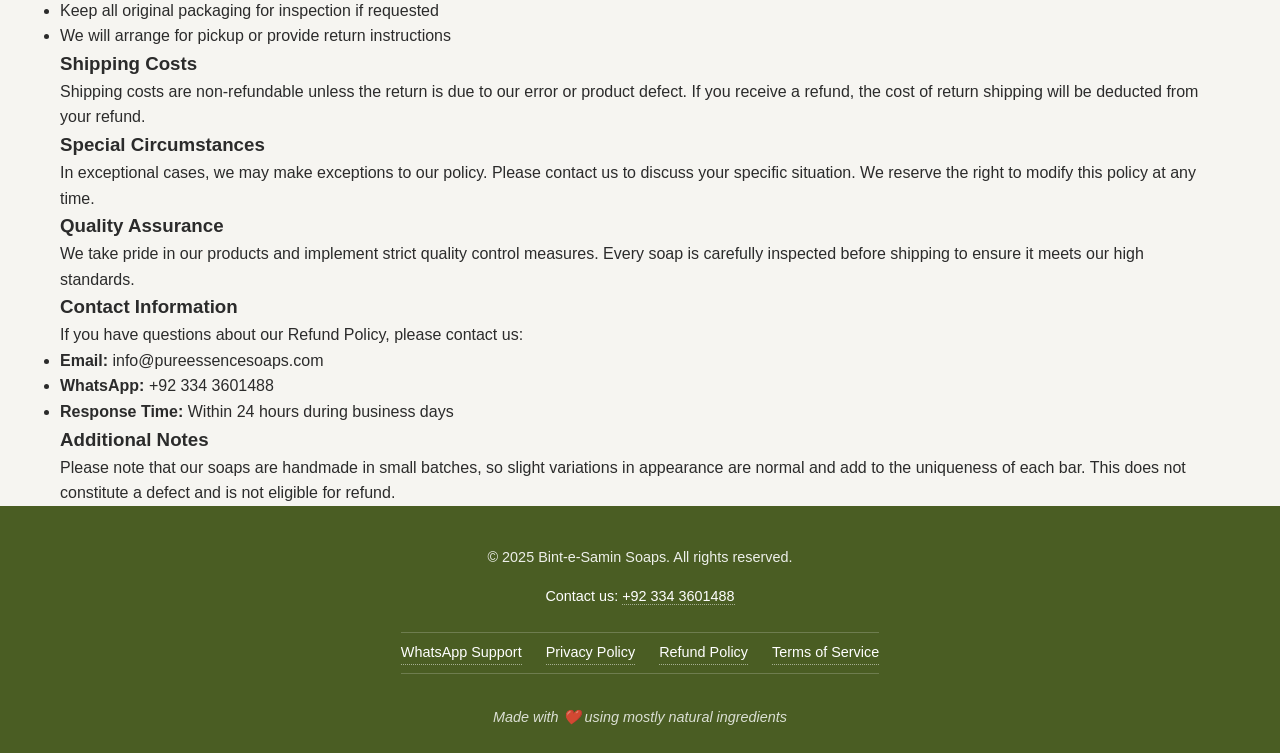
<file: refund.html>
<!DOCTYPE html>
<html lang="en">
<head>
    <meta charset="UTF-8">
    <meta name="viewport" content="width=device-width, initial-scale=1.0">
    <title>Refund Policy - Bint-e-Samin Soaps</title>
    <meta name="description" content="Refund Policy for Bint-e-Samin Soaps. Learn about our return and refund procedures for handmade natural soaps.">
    <meta name="keywords" content="refund policy, return policy, money back guarantee, Bint-e-Samin, soap shop refunds">
    <meta name="author" content="Bint-e-Samin Soaps">
    <meta name="robots" content="index, follow">

    <!-- Open Graph / Facebook -->
    <meta property="og:type" content="website">
    <meta property="og:title" content="Refund Policy - Bint-e-Samin Soaps">
    <meta property="og:description" content="Learn about our return and refund procedures for handmade natural soaps.">
    <meta property="og:site_name" content="Bint-e-Samin Soaps">

    <!-- Twitter -->
    <meta name="twitter:card" content="summary_large_image">
    <meta name="twitter:title" content="Refund Policy - Bint-e-Samin Soaps">
    <meta name="twitter:description" content="Learn about our return and refund procedures for handmade natural soaps.">

    <!-- Theme Color -->
    <meta name="theme-color" content="#9CAF88">

    <!-- Favicon -->
    <link rel="icon" type="image/svg+xml" href="favicon.svg">
    <link rel="alternate icon" href="favicon.ico">
    <link rel="apple-touch-icon" href="apple-touch-icon.png">

    <!-- Content Security Policy -->
    <meta http-equiv="Content-Security-Policy" content="default-src 'self'; script-src 'self' https://www.googletagmanager.com https://*.google-analytics.com; style-src 'self' 'unsafe-inline' https://fonts.googleapis.com; img-src 'self' data: https:; font-src 'self' https://fonts.gstatic.com; connect-src 'self' https://wa.me https://www.googletagmanager.com https://*.google-analytics.com; frame-ancestors 'none'; form-action 'self' https://wa.me;">

    <link rel="preconnect" href="https://fonts.googleapis.com">
    <link rel="preconnect" href="https://fonts.gstatic.com" crossorigin>
    <link href="https://fonts.googleapis.com/css2?family=Inter:wght@300;400;500;600;700&family=Playfair+Display:ital,wght@0,400;0,700;0,800;1,400;1,700&display=swap" rel="stylesheet">
    <link rel="stylesheet" href="assets/css/styles.css">

    <!-- Schema.org JSON-LD -->
    <script type="application/ld+json">
    {
      "@context": "https://schema.org",
      "@type": "WebPage",
      "name": "Refund Policy - Bint-e-Samin Soaps",
      "description": "Refund and return policy for Bint-e-Samin Soaps. Learn about our procedures for returns and refunds on handmade natural soaps.",
      "url": "https://mbilalsiddiqi.github.io/glowbybs/refund.html",
      "breadcrumb": {
        "@type": "BreadcrumbList",
        "itemListElement": [
          { "@type": "ListItem", "position": 1, "name": "Home", "item": "https://mbilalsiddiqi.github.io/glowbybs/" },
          { "@type": "ListItem", "position": 2, "name": "Refund Policy", "item": "https://mbilalsiddiqi.github.io/glowbybs/refund.html" }
        ]
      }
    }
    </script>
</head>
<body>
    <!-- Skip to main content link for keyboard navigation -->
    <a href="#main-content" class="skip-link">Skip to main content</a>

    <!-- Header -->
    <header>
        <nav class="navbar" role="navigation" aria-label="Main navigation">
            <div class="container">
                <a href="index.html" class="logo">
                    <img src="assets/images/bint-e-samin.png" alt="Bint-e-Samin Soaps" class="logo-img">
                    <div class="logo-text"><span class="logo-name">Bint-e-Samin</span><span class="logo-tagline">Skin &amp; Hair Care</span></div>
                </a>
                <button class="hamburger" id="hamburger" aria-label="Toggle navigation menu" aria-expanded="false" aria-controls="navLinks">
                    <span></span>
                    <span></span>
                    <span></span>
                </button>
                <nav class="nav-links" id="navLinks" aria-label="Main navigation">
                    <ul>
                        <li><a href="index.html">Home</a></li>
                        <li class="dropdown"><button class="dropdown-toggle" aria-expanded="false">Products ▾</button><ul class="dropdown-menu"><li><a href="products.html#lavender">Lavender Dreams <span class="badge best-seller">Best Seller</span></a></li><li><a href="products.html#honey">Honey Oat</a></li><li><a href="products.html#rose">Rose Garden</a></li><li><a href="products.html#mint">Mint Fresh <span class="badge limited">Limited</span></a></li><li class="divider"></li><li><a href="products.html">View All Products</a></li></ul></li>
                        <li><a href="about.html">About</a></li>
                        <li><a href="faq.html">FAQ</a></li>
                        <li><a href="contact.html">Contact</a></li>
                    </ul>
                    <button class="cart-btn" aria-label="Open shopping cart" aria-expanded="false" aria-controls="cartSidebar">
                        <span aria-hidden="true">🛒</span> Cart <span class="cart-count" id="cartCount" aria-live="polite" aria-label="Items in cart">0</span>
                    </button>
                </nav>
            </div>
        </nav>
    </header>

    <!-- Page Hero -->
    <section class="page-hero">
        <div class="container">
            <h2>Refund Policy</h2>
            <p>Our commitment to your satisfaction</p>
        </div>
    </section>

    <!-- Refund Policy Content -->
    <main id="main-content">
        <section class="policy-section" aria-labelledby="refund-policy-title">
            <div class="container">
                <div class="policy-content">
                    <h2 id="refund-policy-title">Refund Policy</h2>
                    
                    <p><strong>Last Updated:</strong> January 31, 2026</p>

                    <h3>Overview</h3>
                    <p>At Bint-e-Samin Soaps, we are committed to providing you with high-quality handmade natural soaps. If you are not completely satisfied with your purchase, we offer a fair and straightforward refund policy.</p>

                    <h3>Eligibility for Refunds</h3>
                    <p>Refunds are available under the following circumstances:</p>
                    <ul>
                        <li>Products received are damaged during shipping</li>
                        <li>Products received are not as described on our website</li>
                        <li>Products received are defective or have manufacturing issues</li>
                        <li>Wrong items shipped due to our error</li>
                    </ul>

                    <h3>Non-Eligible Situations</h3>
                    <p>Due to the nature of our handmade natural soaps, we cannot offer refunds for:</p>
                    <ul>
                        <li>Products that have been used or opened</li>
                        <li>Products that have been misused or stored improperly</li>
                        <li>Products that have been used by individuals with known allergies to ingredients</li>
                        <li>Change of mind or dissatisfaction with scent/color preferences</li>
                        <li>Products past the return period (more than 7 days after delivery)</li>
                    </ul>

                    <h3>Return Period</h3>
                    <p>You have <strong>7 calendar days</strong> after receiving your order to request a refund. After 7 days, we can't offer you a refund or exchange.</p>

                    <h3>Return Process</h3>
                    <p>To initiate a return, please contact us via WhatsApp at +92 334 3601488 or email us at info@pureessencesoaps.com with the following information:</p>
                    <ul>
                        <li>Order number</li>
                        <li>Reason for return</li>
                        <li>Photos of the damaged/defective product (if applicable)</li>
                        <li>Preferred resolution (refund or replacement)</li>
                    </ul>

                    <h3>Refund Processing</h3>
                    <p>Once your return is received and inspected, we will send you an email to notify you that we have received your returned item. We will also notify you of the approval or rejection of your refund.</p>
                    <p>If approved, your refund will be processed, and a credit will automatically be applied to your original payment method within 5-10 business days.</p>

                    <h3>Refund Amounts</h3>
                    <p>Refunds will be issued for:</p>
                    <ul>
                        <li>Full product cost for damaged/defective items</li>
                        <li>Shipping costs if the damage was due to our packaging</li>
                        <li>Partial refunds may be considered in special circumstances</li>
                    </ul>

                    <h3>Replacement Policy</h3>
                    <p>If you prefer a replacement instead of a refund, we can send you a new product at no additional cost. Please note:</p>
                    <ul>
                        <li>Replacement items will be shipped within 3-5 business days</li>
                        <li>You may need to return the original item depending on the situation</li>
                        <li>Same-day shipping may be available for urgent cases</li>
                    </ul>

                    <h3>Damaged Shipments</h3>
                    <p>If your order arrives damaged:</p>
                    <ul>
                        <li>Contact us within 7 days of delivery</li>
                        <li>Provide photos of the damage</li>
                        <li>Keep all original packaging for inspection if requested</li>
                        <li>We will arrange for pickup or provide return instructions</li>
                    </ul>

                    <h3>Shipping Costs</h3>
                    <p>Shipping costs are non-refundable unless the return is due to our error or product defect. If you receive a refund, the cost of return shipping will be deducted from your refund.</p>

                    <h3>Special Circumstances</h3>
                    <p>In exceptional cases, we may make exceptions to our policy. Please contact us to discuss your specific situation. We reserve the right to modify this policy at any time.</p>

                    <h3>Quality Assurance</h3>
                    <p>We take pride in our products and implement strict quality control measures. Every soap is carefully inspected before shipping to ensure it meets our high standards.</p>

                    <h3>Contact Information</h3>
                    <p>If you have questions about our Refund Policy, please contact us:</p>
                    <ul>
                        <li><strong>Email:</strong> info@pureessencesoaps.com</li>
                        <li><strong>WhatsApp:</strong> +92 334 3601488</li>
                        <li><strong>Response Time:</strong> Within 24 hours during business days</li>
                    </ul>

                    <h3>Additional Notes</h3>
                    <p>Please note that our soaps are handmade in small batches, so slight variations in appearance are normal and add to the uniqueness of each bar. This does not constitute a defect and is not eligible for refund.</p>
                </div>
            </div>
        </section>
    </main>

    <!-- Cart Sidebar -->
    <aside class="cart-sidebar" id="cartSidebar" role="dialog" aria-label="Shopping cart" aria-hidden="true">
        <div class="cart-header">
            <h2 id="cart-title">Your Cart</h2>
            <button class="close-btn" id="closeCartBtn" aria-label="Close cart">
                <span aria-hidden="true">✕</span>
            </button>
        </div>
        <div class="cart-items" id="cartItems" role="list" aria-live="polite">
            <p class="empty-cart">Your cart is empty</p>
        </div>
        <div class="cart-footer">
            <div class="cart-total">
                <span>Total:</span>
                <span class="total-amount" id="totalAmount" aria-live="polite">Rs. 0</span>
            </div>
            <button class="btn-checkout" id="checkoutBtn" aria-label="Checkout via WhatsApp">
                <span aria-hidden="true">💬</span> Checkout via WhatsApp
            </button>
        </div>
    </aside>

    <!-- Overlay -->
    <div class="overlay" id="overlay" aria-hidden="true"></div>

    <!-- Footer -->
    <footer>
        <div class="container">
            <div class="footer-content">
                <p class="copyright">&copy; 2025 Bint-e-Samin Soaps. All rights reserved.</p>
                <p class="contact-info">Contact us: <a href="https://wa.me/923343601488" class="footer-link">+92 334 3601488</a></p>
                
                <div class="footer-links">
                    <a href="https://wa.me/923343601488" class="footer-link">WhatsApp Support</a>
                    <a href="/privacy.html" class="footer-link">Privacy Policy</a>
                    <a href="/refund.html" class="footer-link">Refund Policy</a>
                    <a href="/terms.html" class="footer-link">Terms of Service</a>
                </div>
                
                <p class="brand-message">Made with ❤️ using mostly natural ingredients</p>
            </div>
        </div>
    </footer>

    <script src="assets/js/script.js"></script>
    <script>
        // Add event listeners for cart functionality
        document.addEventListener('DOMContentLoaded', function() {
            const closeCartBtn = document.getElementById('closeCartBtn');
            const checkoutBtn = document.getElementById('checkoutBtn');
            const overlay = document.getElementById('overlay');
            
            if (closeCartBtn) {
                closeCartBtn.addEventListener('click', toggleCart);
            }
            
            if (checkoutBtn) {
                checkoutBtn.addEventListener('click', checkoutWhatsApp);
            }
            
            if (overlay) {
                overlay.addEventListener('click', toggleCart);
            }
        });
    </script>
</body>
</html>
</file>
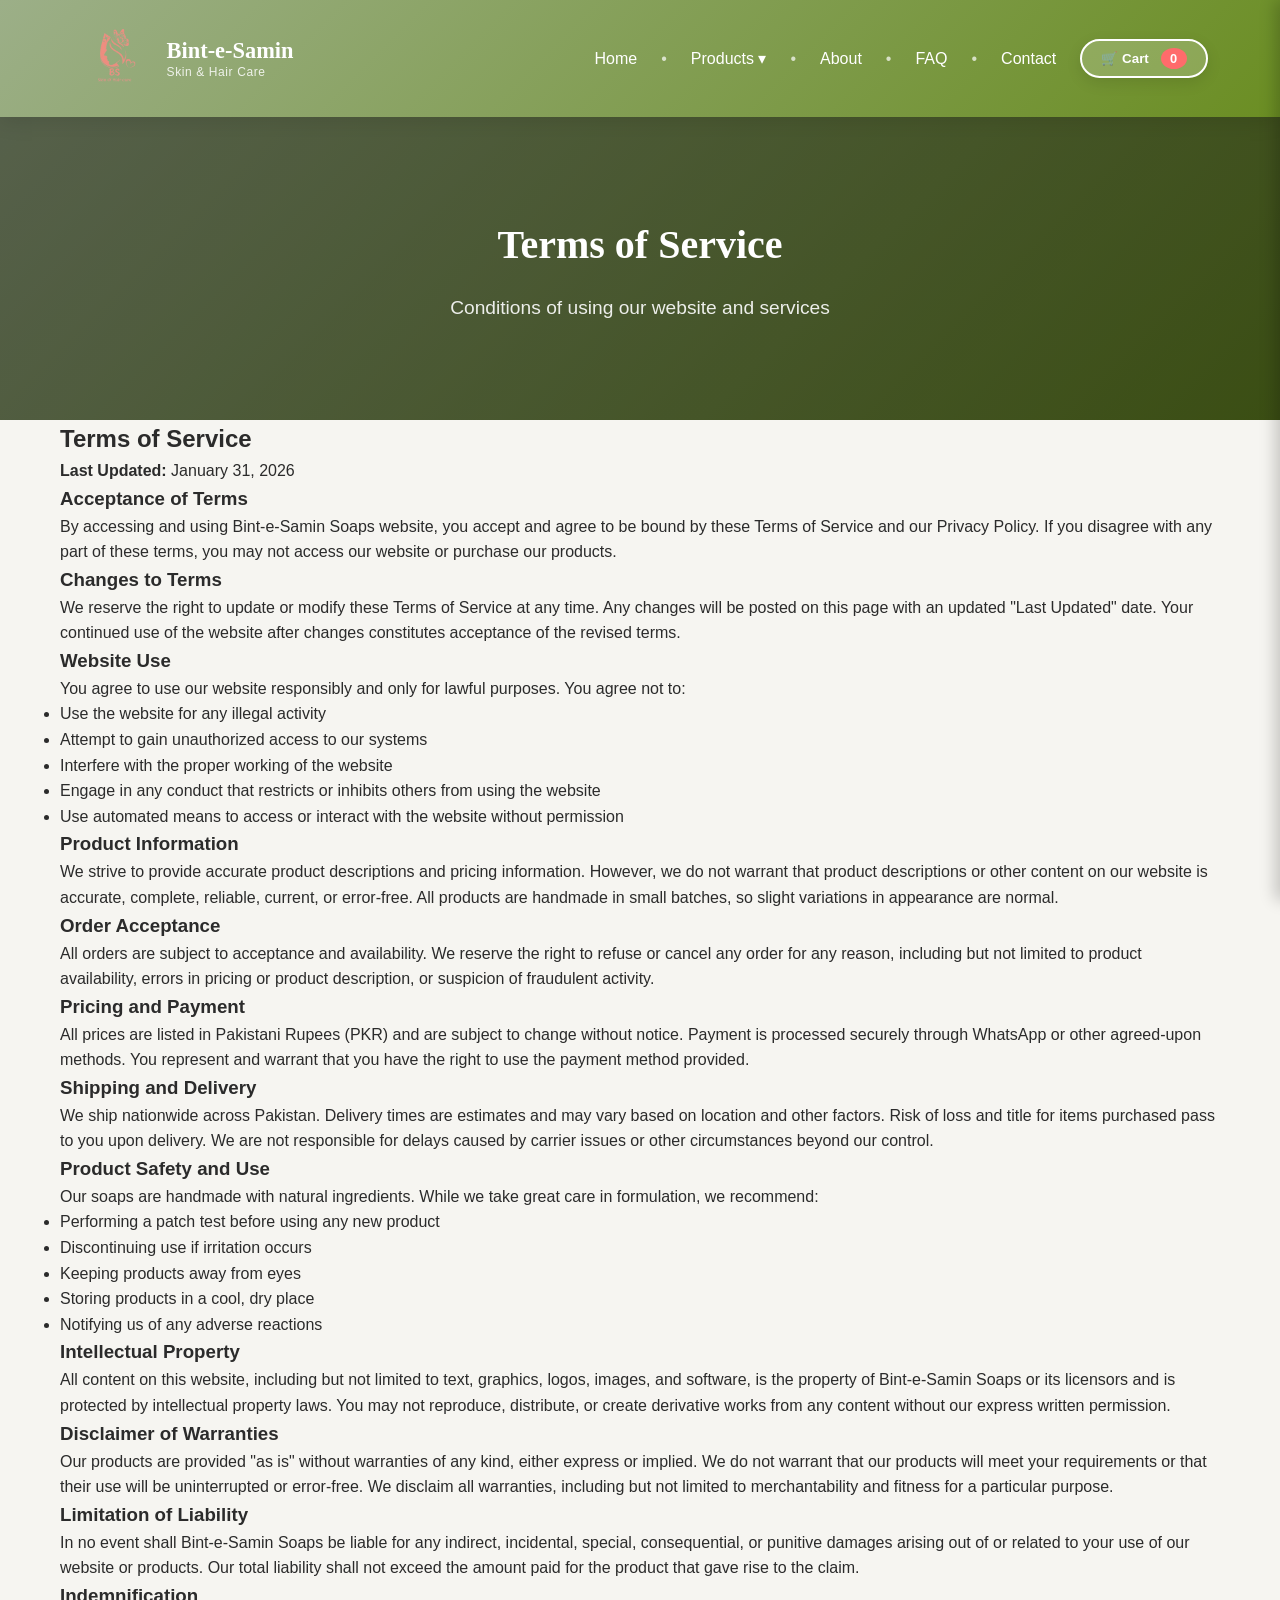
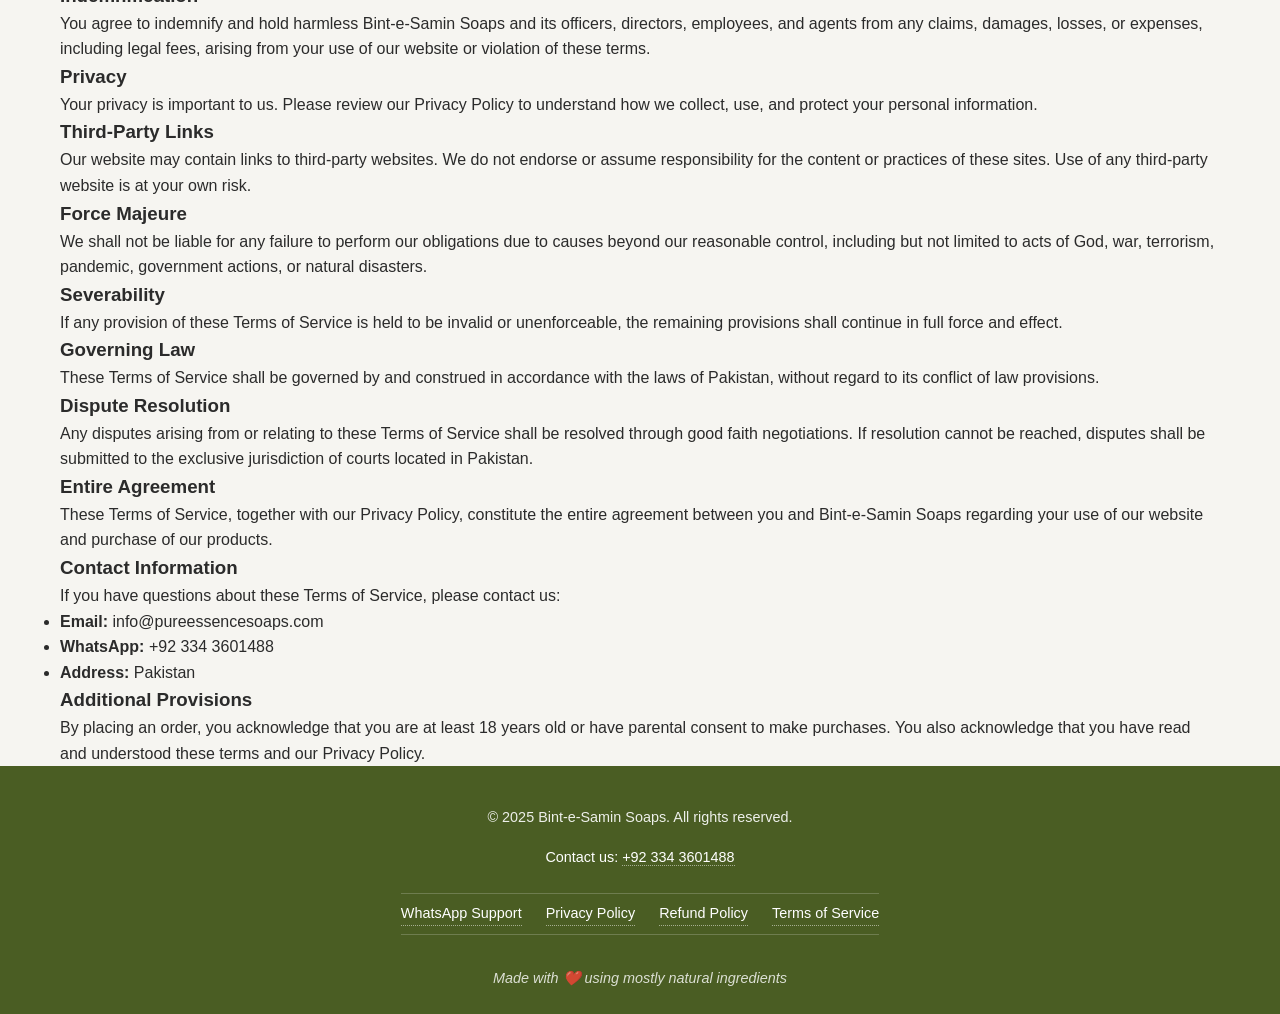
<file: terms.html>
<!DOCTYPE html>
<html lang="en">
<head>
        <!-- Google tag (gtag.js) -->
<script async src="https://www.googletagmanager.com/gtag/js?id=G-VL5KR17Z7"></script>
<script>
  window.dataLayer = window.dataLayer || [];
  function gtag(){dataLayer.push(arguments);}
  gtag('js', new Date());

  gtag('config', 'G-VL5KR17Z7');
</script>
    <meta charset="UTF-8">
    <meta name="viewport" content="width=device-width, initial-scale=1.0">
    <title>Terms of Service - Bint-e-Samin Soaps</title>
    <meta name="description" content="Terms of Service for Bint-e-Samin Soaps. Read our terms and conditions for using our website and purchasing handmade natural soaps.">
    <meta name="keywords" content="terms of service, terms and conditions, website terms, Bint-e-Samin, soap shop terms">
    <meta name="author" content="Bint-e-Samin Soaps">
    <meta name="robots" content="index, follow">

    <!-- Open Graph / Facebook -->
    <meta property="og:type" content="website">
    <meta property="og:title" content="Terms of Service - Bint-e-Samin Soaps">
    <meta property="og:description" content="Read our terms and conditions for using our website and purchasing handmade natural soaps.">
    <meta property="og:site_name" content="Bint-e-Samin Soaps">

    <!-- Twitter -->
    <meta name="twitter:card" content="summary_large_image">
    <meta name="twitter:title" content="Terms of Service - Bint-e-Samin Soaps">
    <meta name="twitter:description" content="Read our terms and conditions for using our website and purchasing handmade natural soaps.">

    <!-- Theme Color -->
    <meta name="theme-color" content="#9CAF88">

    <!-- Favicon -->
    <link rel="icon" type="image/svg+xml" href="favicon.svg">
    <link rel="alternate icon" href="favicon.ico">
    <link rel="apple-touch-icon" href="apple-touch-icon.png">

    <!-- Content Security Policy -->
    <meta http-equiv="Content-Security-Policy" content="default-src 'self'; script-src 'self' https://www.googletagmanager.com https://*.google-analytics.com; style-src 'self' 'unsafe-inline' https://fonts.googleapis.com; img-src 'self' data: https:; font-src 'self' https://fonts.gstatic.com; connect-src 'self' https://wa.me https://www.googletagmanager.com https://*.google-analytics.com; frame-ancestors 'none'; form-action 'self' https://wa.me;">

    <link rel="preconnect" href="https://fonts.googleapis.com">
    <link rel="preconnect" href="https://fonts.gstatic.com" crossorigin>
    <link href="https://fonts.googleapis.com/css2?family=Inter:wght@300;400;500;600;700&family=Playfair+Display:ital,wght@0,400;0,700;0,800;1,400;1,700&display=swap" rel="stylesheet">
    <link rel="stylesheet" href="assets/css/styles.css">

    <!-- Schema.org JSON-LD -->
    <script type="application/ld+json">
    {
      "@context": "https://schema.org",
      "@type": "WebPage",
      "name": "Terms of Service - Bint-e-Samin Soaps",
      "description": "Terms of Service for Bint-e-Samin Soaps. Read our terms and conditions for using our website and purchasing handmade natural soaps.",
      "url": "https://mbilalsiddiqi.github.io/glowbybs/terms.html",
      "breadcrumb": {
        "@type": "BreadcrumbList",
        "itemListElement": [
          { "@type": "ListItem", "position": 1, "name": "Home", "item": "https://mbilalsiddiqi.github.io/glowbybs/" },
          { "@type": "ListItem", "position": 2, "name": "Terms of Service", "item": "https://mbilalsiddiqi.github.io/glowbybs/terms.html" }
        ]
      }
    }
    </script>
</head>
<body>
    <!-- Skip to main content link for keyboard navigation -->
    <a href="#main-content" class="skip-link">Skip to main content</a>

    <!-- Header -->
    <header>
        <nav class="navbar" role="navigation" aria-label="Main navigation">
            <div class="container">
                <a href="index.html" class="logo">
                    <img src="assets/images/bint-e-samin.png" alt="Bint-e-Samin Soaps" class="logo-img">
                    <div class="logo-text"><span class="logo-name">Bint-e-Samin</span><span class="logo-tagline">Skin &amp; Hair Care</span></div>
                </a>
                <button class="hamburger" id="hamburger" aria-label="Toggle navigation menu" aria-expanded="false" aria-controls="navLinks">
                    <span></span>
                    <span></span>
                    <span></span>
                </button>
                <nav class="nav-links" id="navLinks" aria-label="Main navigation">
                    <ul>
                        <li><a href="index.html">Home</a></li>
                        <li class="dropdown"><button class="dropdown-toggle" aria-expanded="false">Products ▾</button><ul class="dropdown-menu"><li><a href="products.html#lavender">Lavender Dreams <span class="badge best-seller">Best Seller</span></a></li><li><a href="products.html#honey">Honey Oat</a></li><li><a href="products.html#rose">Rose Garden</a></li><li><a href="products.html#mint">Mint Fresh <span class="badge limited">Limited</span></a></li><li class="divider"></li><li><a href="products.html">View All Products</a></li></ul></li>
                        <li><a href="about.html">About</a></li>
                        <li><a href="faq.html">FAQ</a></li>
                        <li><a href="contact.html">Contact</a></li>
                    </ul>
                    <button class="cart-btn" aria-label="Open shopping cart" aria-expanded="false" aria-controls="cartSidebar">
                        <span aria-hidden="true">🛒</span> Cart <span class="cart-count" id="cartCount" aria-live="polite" aria-label="Items in cart">0</span>
                    </button>
                </nav>
            </div>
        </nav>
    </header>

    <!-- Page Hero -->
    <section class="page-hero">
        <div class="container">
            <h2>Terms of Service</h2>
            <p>Conditions of using our website and services</p>
        </div>
    </section>

    <!-- Terms of Service Content -->
    <main id="main-content">
        <section class="policy-section" aria-labelledby="terms-title">
            <div class="container">
                <div class="policy-content">
                    <h2 id="terms-title">Terms of Service</h2>
                    
                    <p><strong>Last Updated:</strong> January 31, 2026</p>

                    <h3>Acceptance of Terms</h3>
                    <p>By accessing and using Bint-e-Samin Soaps website, you accept and agree to be bound by these Terms of Service and our Privacy Policy. If you disagree with any part of these terms, you may not access our website or purchase our products.</p>

                    <h3>Changes to Terms</h3>
                    <p>We reserve the right to update or modify these Terms of Service at any time. Any changes will be posted on this page with an updated "Last Updated" date. Your continued use of the website after changes constitutes acceptance of the revised terms.</p>

                    <h3>Website Use</h3>
                    <p>You agree to use our website responsibly and only for lawful purposes. You agree not to:</p>
                    <ul>
                        <li>Use the website for any illegal activity</li>
                        <li>Attempt to gain unauthorized access to our systems</li>
                        <li>Interfere with the proper working of the website</li>
                        <li>Engage in any conduct that restricts or inhibits others from using the website</li>
                        <li>Use automated means to access or interact with the website without permission</li>
                    </ul>

                    <h3>Product Information</h3>
                    <p>We strive to provide accurate product descriptions and pricing information. However, we do not warrant that product descriptions or other content on our website is accurate, complete, reliable, current, or error-free. All products are handmade in small batches, so slight variations in appearance are normal.</p>

                    <h3>Order Acceptance</h3>
                    <p>All orders are subject to acceptance and availability. We reserve the right to refuse or cancel any order for any reason, including but not limited to product availability, errors in pricing or product description, or suspicion of fraudulent activity.</p>

                    <h3>Pricing and Payment</h3>
                    <p>All prices are listed in Pakistani Rupees (PKR) and are subject to change without notice. Payment is processed securely through WhatsApp or other agreed-upon methods. You represent and warrant that you have the right to use the payment method provided.</p>

                    <h3>Shipping and Delivery</h3>
                    <p>We ship nationwide across Pakistan. Delivery times are estimates and may vary based on location and other factors. Risk of loss and title for items purchased pass to you upon delivery. We are not responsible for delays caused by carrier issues or other circumstances beyond our control.</p>

                    <h3>Product Safety and Use</h3>
                    <p>Our soaps are handmade with natural ingredients. While we take great care in formulation, we recommend:</p>
                    <ul>
                        <li>Performing a patch test before using any new product</li>
                        <li>Discontinuing use if irritation occurs</li>
                        <li>Keeping products away from eyes</li>
                        <li>Storing products in a cool, dry place</li>
                        <li>Notifying us of any adverse reactions</li>
                    </ul>

                    <h3>Intellectual Property</h3>
                    <p>All content on this website, including but not limited to text, graphics, logos, images, and software, is the property of Bint-e-Samin Soaps or its licensors and is protected by intellectual property laws. You may not reproduce, distribute, or create derivative works from any content without our express written permission.</p>

                    <h3>Disclaimer of Warranties</h3>
                    <p>Our products are provided "as is" without warranties of any kind, either express or implied. We do not warrant that our products will meet your requirements or that their use will be uninterrupted or error-free. We disclaim all warranties, including but not limited to merchantability and fitness for a particular purpose.</p>

                    <h3>Limitation of Liability</h3>
                    <p>In no event shall Bint-e-Samin Soaps be liable for any indirect, incidental, special, consequential, or punitive damages arising out of or related to your use of our website or products. Our total liability shall not exceed the amount paid for the product that gave rise to the claim.</p>

                    <h3>Indemnification</h3>
                    <p>You agree to indemnify and hold harmless Bint-e-Samin Soaps and its officers, directors, employees, and agents from any claims, damages, losses, or expenses, including legal fees, arising from your use of our website or violation of these terms.</p>

                    <h3>Privacy</h3>
                    <p>Your privacy is important to us. Please review our Privacy Policy to understand how we collect, use, and protect your personal information.</p>

                    <h3>Third-Party Links</h3>
                    <p>Our website may contain links to third-party websites. We do not endorse or assume responsibility for the content or practices of these sites. Use of any third-party website is at your own risk.</p>

                    <h3>Force Majeure</h3>
                    <p>We shall not be liable for any failure to perform our obligations due to causes beyond our reasonable control, including but not limited to acts of God, war, terrorism, pandemic, government actions, or natural disasters.</p>

                    <h3>Severability</h3>
                    <p>If any provision of these Terms of Service is held to be invalid or unenforceable, the remaining provisions shall continue in full force and effect.</p>

                    <h3>Governing Law</h3>
                    <p>These Terms of Service shall be governed by and construed in accordance with the laws of Pakistan, without regard to its conflict of law provisions.</p>

                    <h3>Dispute Resolution</h3>
                    <p>Any disputes arising from or relating to these Terms of Service shall be resolved through good faith negotiations. If resolution cannot be reached, disputes shall be submitted to the exclusive jurisdiction of courts located in Pakistan.</p>

                    <h3>Entire Agreement</h3>
                    <p>These Terms of Service, together with our Privacy Policy, constitute the entire agreement between you and Bint-e-Samin Soaps regarding your use of our website and purchase of our products.</p>

                    <h3>Contact Information</h3>
                    <p>If you have questions about these Terms of Service, please contact us:</p>
                    <ul>
                        <li><strong>Email:</strong> info@pureessencesoaps.com</li>
                        <li><strong>WhatsApp:</strong> +92 334 3601488</li>
                        <li><strong>Address:</strong> Pakistan</li>
                    </ul>

                    <h3>Additional Provisions</h3>
                    <p>By placing an order, you acknowledge that you are at least 18 years old or have parental consent to make purchases. You also acknowledge that you have read and understood these terms and our Privacy Policy.</p>
                </div>
            </div>
        </section>
    </main>

    <!-- Cart Sidebar -->
    <aside class="cart-sidebar" id="cartSidebar" role="dialog" aria-label="Shopping cart" aria-hidden="true">
        <div class="cart-header">
            <h2 id="cart-title">Your Cart</h2>
            <button class="close-btn" id="closeCartBtn" aria-label="Close cart">
                <span aria-hidden="true">✕</span>
            </button>
        </div>
        <div class="cart-items" id="cartItems" role="list" aria-live="polite">
            <p class="empty-cart">Your cart is empty</p>
        </div>
        <div class="cart-footer">
            <div class="cart-total">
                <span>Total:</span>
                <span class="total-amount" id="totalAmount" aria-live="polite">Rs. 0</span>
            </div>
            <button class="btn-checkout" id="checkoutBtn" aria-label="Checkout via WhatsApp">
                <span aria-hidden="true">💬</span> Checkout via WhatsApp
            </button>
        </div>
    </aside>

    <!-- Overlay -->
    <div class="overlay" id="overlay" aria-hidden="true"></div>

    <!-- Footer -->
    <footer>
        <div class="container">
            <div class="footer-content">
                <p class="copyright">&copy; 2025 Bint-e-Samin Soaps. All rights reserved.</p>
                <p class="contact-info">Contact us: <a href="https://wa.me/923343601488" class="footer-link">+92 334 3601488</a></p>
                
                <div class="footer-links">
                    <a href="https://wa.me/923343601488" class="footer-link">WhatsApp Support</a>
                    <a href="/privacy.html" class="footer-link">Privacy Policy</a>
                    <a href="/refund.html" class="footer-link">Refund Policy</a>
                    <a href="/terms.html" class="footer-link">Terms of Service</a>
                </div>
                
                <p class="brand-message">Made with ❤️ using mostly natural ingredients</p>
            </div>
        </div>
    </footer>

    <script src="assets/js/script.js"></script>
    <script>
        // Add event listeners for cart functionality
        document.addEventListener('DOMContentLoaded', function() {
            const closeCartBtn = document.getElementById('closeCartBtn');
            const checkoutBtn = document.getElementById('checkoutBtn');
            const overlay = document.getElementById('overlay');
            
            if (closeCartBtn) {
                closeCartBtn.addEventListener('click', toggleCart);
            }
            
            if (checkoutBtn) {
                checkoutBtn.addEventListener('click', checkoutWhatsApp);
            }
            
            if (overlay) {
                overlay.addEventListener('click', toggleCart);
            }
        });
    </script>
</body>
</html>
</file>
<file: assets/css/styles.css>
/* Reset and Base Styles */
* {
    margin: 0;
    padding: 0;
    box-sizing: border-box;
}

:root {
    --primary: #9CAF88;
    --secondary: #F6F5F1;
    --accent: #C28E5C;
    --text-dark: #2B2B2B;
    --text-light: #6B8E23;
    --white: #FFFFFF;
    --cream: #FAF9F6;
    --olive: #6B8E23;
    --dark-green: #4A5D23;
}

body {
    font-family: 'Inter', 'Segoe UI', Tahoma, Geneva, Verdana, sans-serif, "Apple Color Emoji", "Segoe UI Emoji", "Segoe UI Symbol", "Noto Color Emoji";
    line-height: 1.6;
    color: var(--text-dark);
    background-color: var(--secondary);
}

/* ============================================
   ACCESSIBILITY STYLES
   ============================================ */

/* Skip to main content link - visible only on focus */
.skip-link {
    position: absolute;
    top: -100px;
    left: 50%;
    transform: translateX(-50%);
    background: #9CAF88;
    color: white;
    padding: 0.75rem 1.5rem;
    border-radius: 0 0 8px 8px;
    text-decoration: none;
    font-weight: 600;
    z-index: 10000;
    transition: top 0.3s ease;
}

.skip-link:focus {
    top: 0;
    outline: 3px solid #4A5D23;
    outline-offset: 2px;
}

/* Visually hidden class for screen reader only content */
.visually-hidden {
    position: absolute;
    width: 1px;
    height: 1px;
    padding: 0;
    margin: -1px;
    overflow: hidden;
    clip: rect(0, 0, 0, 0);
    white-space: nowrap;
    border: 0;
}

/* Focus visible styles for keyboard navigation */
:focus-visible {
    outline: 3px solid #9CAF88;
    outline-offset: 2px;
}

/* Remove default focus for mouse users */
:focus:not(:focus-visible) {
    outline: none;
}

/* Enhanced focus styles for buttons */
button:focus-visible,
.btn-primary:focus-visible,
.btn-add-cart:focus-visible,
.btn-checkout:focus-visible,
.btn-submit:focus-visible,
.cart-btn:focus-visible {
    outline: 3px solid #4A5D23;
    outline-offset: 2px;
    box-shadow: 0 0 0 4px rgba(102, 126, 234, 0.3);
}

/* Enhanced focus styles for links */
a:focus-visible {
    outline: 3px solid #9CAF88;
    outline-offset: 2px;
    border-radius: 4px;
}

/* Focus styles for form inputs */
input:focus-visible,
select:focus-visible,
textarea:focus-visible {
    outline: 3px solid #9CAF88;
    outline-offset: 0;
    border-color: #9CAF88;
}

/* High contrast focus for navigation */
.nav-links a:focus-visible {
    outline: 2px solid white;
    outline-offset: 4px;
    background: rgba(255, 255, 255, 0.2);
    border-radius: 4px;
}

/* Focus styles for hamburger menu */
.hamburger:focus-visible {
    outline: 2px solid white;
    outline-offset: 4px;
}

.container {
    max-width: 1200px;
    margin: 0 auto;
    padding: 0 20px;
}

/* Header and Navigation */
header {
    background: linear-gradient(135deg, var(--primary) 0%, var(--olive) 100%);
    color: white;
    box-shadow: 0 5px 20px rgba(0,0,0,0.1);
    z-index: 100;
    position: relative;
}

.navbar {
    padding: 1rem 0;
}

.navbar .container {
    display: flex;
    justify-content: space-between; /* Logo on left, nav on right */
    align-items: center;
    padding: 0 2rem; /* Add padding to sides */
}

.logo {
    text-decoration: none;
    color: white;
    transition: opacity 0.3s;
    flex-shrink: 0;
    display: flex;
    align-items: center;
    gap: 0.6rem;
}

.logo:hover {
    opacity: 0.9;
}

.logo-img {
    height: 85px;
    width: auto;
    max-width: 100%;
}

.logo-text {
    display: flex;
    flex-direction: column;
    line-height: 1.2;
}

.logo-name {
    font-family: 'Playfair Display', serif;
    font-size: 1.4rem;
    font-weight: 700;
    color: white;
}

.logo-tagline {
    font-size: 0.75rem;
    color: rgba(255, 255, 255, 0.85);
    letter-spacing: 0.05em;
}

.logo h1 {
    font-size: 1.8rem;
    margin: 0;
    color: white;
    font-family: 'Playfair Display', serif;
    font-weight: 700;
}

.tagline {
    font-size: 0.8rem;
    opacity: 0.9;
    color: white;
    font-family: 'Inter', sans-serif;
    margin-top: 0.25rem;
    display: block;
}

.nav-links {
    display: flex;
    align-items: center;
    margin: 0;
    padding: 0;
}

.nav-links ul {
    display: flex;
    list-style: none;
    margin: 0;
    padding: 0;
    gap: 1.5rem; /* Space between navigation items */
}

.nav-links li {
    position: relative;
    display: flex;
    align-items: center;
}

.nav-links li:not(:last-child)::after {
    content: "•"; /* Bullet point */
    margin-left: 1.5rem;
    color: white;
    opacity: 0.7;
}

.nav-links a {
    color: white;
    text-decoration: none;
    transition: all 0.3s ease;
    font-weight: 500;
    font-size: 1rem;
    padding: 0.5rem 0;
    position: relative;
}

.nav-links a:hover {
    opacity: 0.8;
    text-decoration: underline; /* Subtle underline on hover */
}

/* Products Dropdown */
.dropdown {
    position: relative;
}

.dropdown-toggle {
    background: none;
    border: none;
    font: inherit;
    color: white;
    cursor: pointer;
    padding: 0;
    font-weight: 500;
    font-size: 1rem;
    transition: all 0.3s ease;
}

.dropdown-toggle:hover {
    opacity: 0.8;
}

.dropdown-menu {
    position: absolute;
    top: calc(100% + 12px);
    left: 50%;
    transform: translateX(-50%) translateY(10px);
    min-width: 240px;
    background: rgba(255, 255, 255, 0.92);
    backdrop-filter: blur(12px);
    border-radius: 16px;
    box-shadow: 0 15px 40px rgba(0, 0, 0, 0.12), 0 0 0 1px rgba(0, 0, 0, 0.04);
    padding: 8px 0;
    opacity: 0;
    visibility: hidden;
    transition: all 0.3s cubic-bezier(0.4, 0, 0.2, 1);
    z-index: 999;
    list-style: none;
    margin: 0;
}

.dropdown:hover .dropdown-menu,
.dropdown.open .dropdown-menu {
    opacity: 1;
    visibility: visible;
    transform: translateX(-50%) translateY(0);
}

.dropdown-menu li {
    list-style: none;
}

.dropdown-menu a {
    display: flex;
    align-items: center;
    padding: 10px 20px;
    text-decoration: none;
    color: #333;
    font-weight: 500;
    font-size: 0.95rem;
    transition: background 0.2s ease, padding-left 0.2s ease;
}

.dropdown-menu a:hover {
    background: rgba(156, 175, 136, 0.12);
    padding-left: 24px;
}

.dropdown-menu .divider {
    height: 1px;
    background: #eee;
    margin: 6px 12px;
}

.badge {
    font-size: 0.65rem;
    padding: 2px 8px;
    border-radius: 20px;
    margin-left: auto;
    font-weight: 600;
    text-transform: uppercase;
    letter-spacing: 0.5px;
}

.badge.best-seller {
    background: #9CAF88;
    color: white;
}

.badge.limited {
    background: #E8945A;
    color: white;
}

/* Position the cart button next to navigation */
.nav-links > button {
    margin-left: 1.5rem; /* Space between last nav item and cart button */
}

.cart-btn {
    background: rgba(255,255,255,0.2);
    color: white;
    border: 2px solid white;
    padding: 0.6rem 1.2rem;
    border-radius: 999px;
    cursor: pointer;
    font-weight: 600;
    transition: all 0.3s;
    box-shadow: 0 5px 15px rgba(0,0,0,.1);
    margin-left: 1.5rem; /* Add space from navigation items */
}

.cart-btn:hover {
    background: white;
    color: var(--primary);
    transform: translateY(-2px);
    box-shadow: 0 8px 25px rgba(0,0,0,.2);
}

.cart-count {
    background: #ff6b6b;
    padding: 0.2rem 0.6rem;
    border-radius: 50%;
    font-size: 0.8rem;
    margin-left: 0.5rem;
}

/* Hamburger Menu */
.hamburger {
    display: none;
    flex-direction: column;
    justify-content: space-between;
    width: 30px;
    height: 21px;
    background: transparent;
    border: none;
    cursor: pointer;
    padding: 0;
    z-index: 101;
}

.hamburger span {
    display: block;
    width: 100%;
    height: 3px;
    background: white;
    border-radius: 3px;
    transition: all 0.3s ease;
}

.hamburger.active span:nth-child(1) {
    transform: rotate(45deg) translate(5px, 5px);
}

.hamburger.active span:nth-child(2) {
    opacity: 0;
}

.hamburger.active span:nth-child(3) {
    transform: rotate(-45deg) translate(7px, -6px);
}

/* Hero Section */
.hero {
    min-height: 85vh;
    display: flex;
    align-items: center;
    background:
        linear-gradient(rgba(0,0,0,.45), rgba(0,0,0,.45)),
        linear-gradient(135deg, #9CAF88 0%, #6B8E23 100%);
    color: white;
    padding: 6rem 0;
    text-align: center;
}

.hero-content h2 {
    font-family: 'Playfair Display', serif;
    font-size: 3.5rem;
    margin-bottom: 1rem;
    font-weight: 700;
}

.hero-content p {
    font-size: 1.4rem;
    margin-bottom: 2rem;
    opacity: 0.9;
}

.btn-primary {
    display: inline-block;
    background: var(--accent);
    color: white;
    padding: 0.9rem 2rem;
    border-radius: 999px;
    text-decoration: none;
    font-weight: 600;
    transition: all .2s ease;
    box-shadow: 0 10px 25px rgba(0,0,0,.15);
}

.btn-primary:hover {
    transform: translateY(-2px);
    box-shadow: 0 15px 35px rgba(0,0,0,.25);
}

/* Products Section */
.products-section {
    padding: 6rem 0;
}

/* Filter Bar */
.filter-bar {
    display: flex;
    flex-wrap: wrap;
    gap: 1rem;
    justify-content: space-between;
    align-items: center;
    margin-bottom: 2rem;
    padding: 1.5rem;
    background: white;
    border-radius: 15px;
    box-shadow: 0 5px 15px rgba(0,0,0,0.08);
}

.search-box {
    position: relative;
    flex: 1;
    min-width: 250px;
}

.search-box input {
    width: 100%;
    padding: 0.8rem 1rem 0.8rem 3rem;
    border: 2px solid #e2e8f0;
    border-radius: 25px;
    font-size: 1rem;
    transition: border-color 0.3s, box-shadow 0.3s;
}

.search-box input:focus {
    outline: none;
    border-color: #9CAF88;
    box-shadow: 0 0 0 3px rgba(102, 126, 234, 0.1);
}

.search-icon {
    position: absolute;
    left: 1rem;
    top: 50%;
    transform: translateY(-50%);
    font-size: 1.2rem;
}

.filter-controls {
    display: flex;
    gap: 1rem;
    flex-wrap: wrap;
}

.filter-controls select {
    padding: 0.8rem 1.5rem;
    border: 2px solid #e2e8f0;
    border-radius: 25px;
    font-size: 1rem;
    background: white;
    cursor: pointer;
    transition: border-color 0.3s;
}

.filter-controls select:focus {
    outline: none;
    border-color: #9CAF88;
}

.results-count {
    color: #6B8E23; /* Improved contrast from #718096 for WCAG AA */
    margin-bottom: 1rem;
    font-size: 0.95rem;
}

.no-results {
    text-align: center;
    color: #6B8E23; /* Improved contrast from #718096 for WCAG AA */
    padding: 3rem;
    font-size: 1.1rem;
}

.section-title {
    text-align: center;
    font-size: 2.5rem;
    margin-bottom: 3rem;
    color: var(--dark-green);
    font-family: 'Playfair Display', serif;
}

.products-grid {
    display: grid;
    grid-template-columns: repeat(auto-fill, minmax(280px, 1fr));
    gap: 2rem;
}

.product-card {
    background: var(--white);
    border-radius: 16px;
    overflow: hidden;
    box-shadow: 0 15px 40px rgba(0,0,0,.08);
    transition: transform 0.3s ease, box-shadow 0.3s ease;
    position: relative;
}

.product-card:hover {
    transform: translateY(-6px);
    box-shadow: 0 20px 50px rgba(0,0,0,0.15);
}

/* Vegan Tag */
.vegan-tag {
    position: absolute;
    top: 12px;
    right: 12px;
    background: linear-gradient(135deg, #9CAF88 0%, #6B8E23 100%);
    color: white;
    padding: 0.4rem 0.75rem;
    border-radius: 20px;
    font-size: 0.75rem;
    font-weight: 600;
    z-index: 10;
    box-shadow: 0 2px 8px rgba(107, 142, 35, 0.3);
    animation: pulse-vegan 2s ease-in-out infinite;
}

@keyframes pulse-vegan {
    0%, 100% { transform: scale(1); }
    50% { transform: scale(1.05); }
}

.vegan-tag:focus-visible {
    outline: 2px solid white;
    outline-offset: 2px;
}

.product-image {
    width: 100%;
    height: 250px;
    background: linear-gradient(135deg, #e0c3fc 0%, #8ec5fc 100%);
    display: flex;
    align-items: center;
    justify-content: center;
    font-size: 5rem;
    transition: transform 0.3s ease;
}

.product-card:hover .product-image {
    transform: scale(1.1);
}

.product-info {
    padding: 1.5rem;
}

.product-name {
    font-size: 1.4rem;
    margin-bottom: 0.5rem;
    color: #4A5D23;
}

.product-description {
    color: #6B8E23; /* Improved contrast from #718096 for WCAG AA */
    margin-bottom: 1rem;
    font-size: 0.9rem;
}

.product-footer {
    display: flex;
    justify-content: space-between;
    align-items: center;
}

.product-price {
    font-size: 1.5rem;
    font-weight: 700;
    color: #9CAF88;
}

.btn-add-cart {
    background: var(--primary);
    color: white;
    border: none;
    padding: 0.7rem 1.5rem;
    border-radius: 999px;
    cursor: pointer;
    font-weight: 600;
    transition: all .2s ease;
    box-shadow: 0 5px 15px rgba(0,0,0,.1);
}

.btn-add-cart:hover {
    transform: translateY(-2px);
    box-shadow: 0 8px 25px rgba(0,0,0,.2);
}

/* About Section */
.about-section {
    background: var(--white);
    padding: 6rem 0;
}

.about-content {
    max-width: 800px;
    margin: 0 auto;
    text-align: center;
}

.about-content > p {
    font-size: 1.1rem;
    color: var(--text-dark);
    margin-bottom: 3rem;
    line-height: 1.8;
}

.features {
    display: grid;
    grid-template-columns: repeat(auto-fit, minmax(200px, 1fr));
    gap: 2rem;
    margin-top: 2rem;
}

.feature {
    text-align: center;
}

.feature-icon {
    font-size: 3rem;
    display: block;
    margin-bottom: 1rem;
}

.feature h3 {
    margin-bottom: 0.5rem;
    color: var(--dark-green);
    font-family: 'Playfair Display', serif;
}

.feature p {
    color: var(--text-light);
}

/* Cart Sidebar */
.cart-sidebar {
    position: fixed;
    right: -400px;
    top: 0;
    width: 400px;
    height: 100vh;
    background: white;
    box-shadow: -5px 0 15px rgba(0,0,0,0.2);
    z-index: 1000;
    transition: right 0.3s;
    display: flex;
    flex-direction: column;
}

.cart-sidebar.active {
    right: 0;
}

.cart-header {
    display: flex;
    justify-content: space-between;
    align-items: center;
    padding: 1.5rem;
    border-bottom: 1px solid #e2e8f0;
}

.cart-header h2 {
    font-size: 1.5rem;
    color: #4A5D23;
}

.close-btn {
    background: none;
    border: none;
    font-size: 1.5rem;
    cursor: pointer;
    color: #718096;
    transition: color 0.3s;
}

.close-btn:hover {
    color: #4A5D23;
}

.close-btn:focus-visible {
    outline: 2px solid #9CAF88;
    outline-offset: 2px;
}

.cart-items {
    flex: 1;
    overflow-y: auto;
    padding: 1rem;
}

.empty-cart {
    text-align: center;
    color: #a0aec0;
    padding: 2rem;
}

.cart-item {
    display: flex;
    gap: 1rem;
    padding: 1rem;
    border-bottom: 1px solid #e2e8f0;
}

.cart-item-info {
    flex: 1;
}

.cart-item-name {
    font-weight: 600;
    color: #4A5D23;
    margin-bottom: 0.5rem;
}

.cart-item-price {
    color: #9CAF88;
    font-weight: 600;
}

.cart-item-quantity {
    display: flex;
    align-items: center;
    gap: 0.5rem;
    margin-top: 0.5rem;
}

.qty-btn {
    background: #e2e8f0;
    border: none;
    width: 25px;
    height: 25px;
    border-radius: 50%;
    cursor: pointer;
    font-weight: 600;
    transition: background 0.3s;
}

.qty-btn:hover {
    background: #cbd5e0;
}

/* Increased touch target size for mobile accessibility (44x44px minimum) */
.qty-btn {
    min-width: 44px;
    min-height: 44px;
}

.qty-btn:focus-visible {
    outline: 2px solid #9CAF88;
    outline-offset: 2px;
}

.remove-btn {
    background: #fc8181;
    color: white;
    border: none;
    padding: 0.3rem 0.8rem;
    border-radius: 15px;
    cursor: pointer;
    font-size: 0.85rem;
    transition: background 0.3s;
}

.remove-btn:hover {
    background: #f56565;
}

.remove-btn:focus-visible {
    outline: 2px solid #4A5D23;
    outline-offset: 2px;
}

.cart-footer {
    border-top: 2px solid #e2e8f0;
    padding: 1.5rem;
}

.cart-total {
    display: flex;
    justify-content: space-between;
    font-size: 1.3rem;
    font-weight: 700;
    margin-bottom: 1rem;
    color: #4A5D23;
}

.total-amount {
    color: #9CAF88;
}

.btn-checkout {
    width: 100%;
    background: var(--accent);
    color: white;
    border: none;
    padding: 1rem;
    border-radius: 12px;
    font-size: 1.1rem;
    font-weight: 600;
    cursor: pointer;
    transition: all .2s ease;
    box-shadow: 0 10px 25px rgba(0,0,0,.15);
}

.btn-checkout:hover {
    background: #a87a4f;
    transform: translateY(-2px);
    box-shadow: 0 15px 35px rgba(0,0,0,.25);
}

.overlay {
    position: fixed;
    top: 0;
    left: 0;
    width: 100%;
    height: 100%;
    background: rgba(0,0,0,0.5);
    z-index: 999;
    display: none;
}

.overlay.active {
    display: block;
}

/* Footer */
footer {
    background: var(--dark-green);
    color: white;
    padding: 2.5rem 0 1.5rem;
}

.footer-content {
    display: flex;
    flex-direction: column;
    align-items: center;
    gap: 1rem;
    text-align: center;
}

.copyright {
    margin: 0;
    font-size: 0.9rem;
    opacity: 0.9;
}

.contact-info {
    margin: 0;
    font-size: 0.9rem;
}

.footer-link {
    color: white;
    text-decoration: none;
    transition: opacity 0.3s ease;
    border-bottom: 1px dotted rgba(255,255,255,0.5);
}

.footer-link:hover {
    opacity: 0.8;
    border-bottom: 1px solid white;
}

.footer-links {
    display: flex;
    flex-wrap: wrap;
    justify-content: center;
    gap: 1.5rem;
    margin: 0.5rem 0;
    padding: 0.5rem 0;
    border-top: 1px solid rgba(255,255,255,0.2);
    border-bottom: 1px solid rgba(255,255,255,0.2);
}

.footer-links a {
    font-size: 0.9rem;
}

.brand-message {
    margin: 0.5rem 0 0;
    font-style: italic;
    opacity: 0.8;
    font-size: 0.9rem;
}

/* Page Hero (for sub-pages) */
.page-hero {
    background:
        linear-gradient(rgba(0,0,0,.45), rgba(0,0,0,.45)),
        linear-gradient(135deg, var(--primary) 0%, var(--olive) 100%);
    color: white;
    padding: 6rem 0;
    text-align: center;
}

.page-hero h2 {
    font-family: 'Playfair Display', serif;
    font-size: 2.5rem;
    margin-bottom: 1rem;
}

.page-hero p {
    font-size: 1.2rem;
    opacity: 0.9;
}

/* Contact Section */
.contact-section {
    padding: 6rem 0;
    background: var(--white);
}

.contact-content {
    display: grid;
    grid-template-columns: 1fr 1.5fr;
    gap: 3rem;
    margin-bottom: 4rem;
}

.contact-info h3,
.contact-form-container h3 {
    font-size: 1.8rem;
    margin-bottom: 2rem;
    color: var(--dark-green);
    font-family: 'Playfair Display', serif;
}

.info-item {
    display: flex;
    gap: 1rem;
    margin-bottom: 2rem;
    padding: 1.5rem;
    background: var(--secondary);
    border-radius: 16px;
    box-shadow: 0 5px 15px rgba(0,0,0,0.05);
}

.info-icon {
    font-size: 2rem;
}

.info-item h4 {
    color: #4A5D23;
    margin-bottom: 0.5rem;
}

.info-item p {
    color: #6B8E23; /* Improved contrast from #718096 for WCAG AA */
    margin: 0.3rem 0;
}

.whatsapp-link {
    display: inline-block;
    background: #25D366;
    color: white;
    padding: 0.5rem 1rem;
    border-radius: 20px;
    text-decoration: none;
    margin-top: 0.5rem;
    font-size: 0.9rem;
    transition: background 0.3s;
}

.whatsapp-link:hover {
    background: #1fb855;
}

/* Contact Form */
.contact-form-container {
    background: #f7fafc;
    padding: 2rem;
    border-radius: 15px;
}

.contact-form {
    display: flex;
    flex-direction: column;
    gap: 1.5rem;
}

.form-group {
    display: flex;
    flex-direction: column;
}

.form-group label {
    font-weight: 600;
    color: #4A5D23;
    margin-bottom: 0.5rem;
}

.form-group input,
.form-group select,
.form-group textarea {
    padding: 0.8rem;
    border: 2px solid #e2e8f0;
    border-radius: 8px;
    font-size: 1rem;
    font-family: inherit;
    transition: border-color 0.3s;
}

.form-group input:focus,
.form-group select:focus,
.form-group textarea:focus {
    outline: none;
    border-color: #9CAF88;
}

.form-group textarea {
    resize: vertical;
}

.btn-submit {
    background: var(--accent);
    color: white;
    border: none;
    padding: 0.9rem 2rem;
    border-radius: 999px;
    font-size: 1.1rem;
    font-weight: 600;
    cursor: pointer;
    transition: all .2s ease;
    box-shadow: 0 10px 25px rgba(0,0,0,.15);
}

.btn-submit:hover {
    transform: translateY(-2px);
    box-shadow: 0 15px 35px rgba(0,0,0,.25);
}

/* FAQ Section */
.faq-section {
    margin-top: 6rem;
}

.faq-section h3 {
    font-size: 2rem;
    text-align: center;
    margin-bottom: 2rem;
    color: var(--dark-green);
    font-family: 'Playfair Display', serif;
}

.faq-grid {
    display: grid;
    grid-template-columns: repeat(auto-fit, minmax(280px, 1fr));
    gap: 2rem;
}

.faq-item {
    background: var(--white);
    padding: 1.5rem;
    border-radius: 16px;
    border-left: 4px solid var(--primary);
    box-shadow: 0 5px 15px rgba(0,0,0,0.05);
}

.faq-item h4 {
    color: #4A5D23;
    margin-bottom: 0.8rem;
}

.faq-item p {
    color: #6B8E23; /* Improved contrast from #718096 for WCAG AA */
}

/* Benefits Section */
.benefits-section {
    padding: 6rem 0;
    background: var(--secondary);
}

.benefits-grid {
    display: grid;
    grid-template-columns: repeat(auto-fit, minmax(300px, 1fr));
    gap: 2rem;
}

.benefit-card {
    background: var(--white);
    padding: 2rem;
    border-radius: 16px;
    text-align: center;
    box-shadow: 0 15px 40px rgba(0,0,0,.08);
    transition: transform 0.25s ease;
}

.benefit-card:hover {
    transform: translateY(-6px);
}

.benefit-icon {
    font-size: 3rem;
    display: block;
    margin-bottom: 1rem;
}

.benefit-card h3 {
    color: #4A5D23;
    margin-bottom: 1rem;
}

.benefit-card p {
    color: #6B8E23; /* Improved contrast from #718096 for WCAG AA */
    line-height: 1.6;
}

/* Reviews Section */
.reviews-section {
    padding: 6rem 0;
    background: var(--secondary);
}

.reviews-section .section-header {
    text-align: center;
    margin-bottom: 3rem;
}

.reviews-section .section-header h2 {
    font-family: 'Playfair Display', serif;
    font-size: 2.5rem;
    color: var(--dark-green);
    margin: 1rem 0 0.5rem;
}

.reviews-section .section-header p {
    color: #6B8E23;
    font-size: 1.1rem;
}

.reviews-grid {
    display: grid;
    grid-template-columns: repeat(auto-fit, minmax(300px, 1fr));
    gap: 2rem;
}

.review-card {
    background: var(--white);
    padding: 2rem;
    border-radius: 16px;
    box-shadow: 0 15px 40px rgba(0, 0, 0, .08);
    transition: transform 0.3s ease, box-shadow 0.3s ease;
    display: flex;
    flex-direction: column;
    gap: 1rem;
}

.review-card:hover {
    transform: translateY(-6px);
    box-shadow: 0 20px 50px rgba(0, 0, 0, 0.15);
}

.review-stars {
    font-size: 1.4rem;
    color: var(--accent);
    letter-spacing: 2px;
}

.review-text {
    color: var(--text-dark);
    line-height: 1.7;
    font-style: italic;
    flex: 1;
}

.review-footer {
    display: flex;
    justify-content: space-between;
    align-items: center;
    padding-top: 1rem;
    border-top: 1px solid #f0f4f8;
}

.review-author {
    font-weight: 600;
    color: var(--dark-green);
}

.review-date {
    font-size: 0.85rem;
    color: #9CA3AF;
}

@media (max-width: 768px) {
    .reviews-grid {
        grid-template-columns: 1fr;
    }

    .reviews-section .section-header h2 {
        font-size: 2rem;
    }
}

/* CTA Section */
.cta-section {
    background: linear-gradient(135deg, var(--primary) 0%, var(--olive) 100%);
    color: white;
    padding: 6rem 0;
}

.cta-content {
    text-align: center;
}

.cta-content h2 {
    font-family: 'Playfair Display', serif;
    font-size: 2.5rem;
    margin-bottom: 1rem;
}

.cta-content p {
    font-size: 1.2rem;
    margin-bottom: 2rem;
    opacity: 0.9;
}

/* Responsive Design */
@media (max-width: 768px) {
    .hamburger {
        display: flex;
        position: relative;
        z-index: 1001;
    }

    .navbar .container {
        padding: 1rem;
    }

    .hamburger {
        display: flex;
        position: absolute;
        right: 1rem;
        top: 1.5rem;
        z-index: 1001;
    }

    .nav-links {
        position: absolute;
        top: calc(100% + 0.5rem);
        left: 1rem;
        right: 1rem;
        background: linear-gradient(135deg, rgba(156, 175, 136, 0.98) 0%, rgba(107, 142, 35, 0.98) 100%);
        padding: 0 1.5rem;
        box-shadow: 0 15px 40px rgba(0, 0, 0, 0.25), 0 0 0 1px rgba(255, 255, 255, 0.1) inset;
        border-radius: 20px;
        z-index: 1000;
        backdrop-filter: blur(15px);
        max-height: 0;
        opacity: 0;
        overflow: hidden;
        transform: translateY(-15px) scale(0.97);
        transform-origin: top center;
        transition: max-height 0.4s cubic-bezier(0.34, 1.56, 0.64, 1),
                    opacity 0.35s cubic-bezier(0.4, 0, 0.2, 1),
                    transform 0.4s cubic-bezier(0.34, 1.56, 0.64, 1),
                    padding 0.35s cubic-bezier(0.4, 0, 0.2, 1);
        pointer-events: none;
    }

    .nav-links.active {
        max-height: 500px;
        opacity: 1;
        transform: translateY(0) scale(1);
        padding: 1.5rem;
        pointer-events: auto;
    }

    .nav-links ul {
        flex-direction: column;
        gap: 0.25rem;
        align-items: center;
    }

    .nav-links li {
        justify-content: center;
        width: 100%;
        opacity: 0;
        transform: translateY(-8px);
        animation: none;
    }

    .nav-links.active li {
        animation: menuItemSlideIn 0.3s cubic-bezier(0.4, 0, 0.2, 1) forwards;
    }

    .nav-links.active li:nth-child(1) { animation-delay: 0.05s; }
    .nav-links.active li:nth-child(2) { animation-delay: 0.1s; }
    .nav-links.active li:nth-child(3) { animation-delay: 0.15s; }
    .nav-links.active li:nth-child(4) { animation-delay: 0.2s; }
    .nav-links.active li:nth-child(5) { animation-delay: 0.25s; }

    .nav-links li:not(:last-child)::after {
        display: none;
    }

    .nav-links a {
        padding: 0.85rem 1rem;
        text-align: center;
        display: block;
        width: 100%;
        border-radius: 12px;
        transition: background 0.2s ease, transform 0.2s ease;
    }

    .nav-links a:hover,
    .nav-links a:active {
        background: rgba(255, 255, 255, 0.15);
        text-decoration: none;
        transform: scale(1.02);
    }

    .nav-links a:last-of-type {
        margin-bottom: 0;
    }

    .nav-links .cart-btn {
        margin-top: 0.75rem;
        width: 100%;
        justify-self: center;
        border-radius: 12px;
        opacity: 0;
        transform: translateY(-8px);
        animation: none;
    }

    .nav-links.active .cart-btn {
        animation: menuItemSlideIn 0.3s cubic-bezier(0.4, 0, 0.2, 1) forwards;
        animation-delay: 0.3s;
    }

    /* Mobile dropdown - disable hover, use click */
    .dropdown:hover .dropdown-menu {
        opacity: 0;
        visibility: hidden;
        transform: none;
    }

    .dropdown.open .dropdown-menu {
        opacity: 1;
        visibility: visible;
        transform: none;
        position: static;
        min-width: 100%;
        background: rgba(255, 255, 255, 0.15);
        backdrop-filter: none;
        box-shadow: none;
        border-radius: 12px;
        margin-top: 0.5rem;
        padding: 0.5rem 0;
    }

    .dropdown-menu a {
        color: white;
        justify-content: center;
    }

    .dropdown-menu a:hover {
        background: rgba(255, 255, 255, 0.1);
        padding-left: 20px;
    }

    .dropdown-menu .divider {
        background: rgba(255, 255, 255, 0.2);
    }

    .dropdown-toggle {
        color: white;
        padding: 0.85rem 1rem;
        width: 100%;
        text-align: center;
        border-radius: 12px;
    }

    .hero-content h2 {
        font-size: 2rem;
    }

    .hero-content p {
        font-size: 1.1rem;
    }

    .products-grid {
        grid-template-columns: repeat(auto-fill, minmax(250px, 1fr));
    }

    .cart-sidebar {
        width: 100%;
        right: -100%;
    }

    .contact-content {
        grid-template-columns: 1fr;
        gap: 2rem;
    }

    .page-hero h2 {
        font-size: 2rem;
    }

    .benefits-grid,
    .faq-grid {
        grid-template-columns: 1fr;
    }

    .filter-bar {
        flex-direction: column;
        gap: 1rem;
    }

    .search-box {
        width: 100%;
        min-width: unset;
    }

    .filter-controls {
        width: 100%;
        justify-content: center;
    }

    .filter-controls select {
        flex: 1;
        min-width: 140px;
    }
}

/* ============================================
   ABOUT PAGE STYLES
   ============================================ */

.about-page-section {
    padding: 4rem 0;
}

.about-block {
    max-width: 900px;
    margin: 0 auto 4rem;
    text-align: center;
}

.about-block:last-of-type {
    margin-bottom: 3rem;
}

.about-icon {
    font-size: 4rem;
    margin-bottom: 1.5rem;
}

.about-block h2 {
    font-size: 2rem;
    color: #4A5D23;
    margin-bottom: 1.5rem;
}

.about-block p {
    color: #6B8E23;
    font-size: 1.1rem;
    line-height: 1.8;
    margin-bottom: 1rem;
}

.features-grid {
    display: grid;
    grid-template-columns: repeat(3, 1fr);
    gap: 2rem;
    margin-top: 2rem;
}

.feature-card {
    background: white;
    padding: 2rem;
    border-radius: 15px;
    box-shadow: 0 5px 20px rgba(0, 0, 0, 0.08);
    transition: transform 0.3s ease, box-shadow 0.3s ease;
}

.feature-card:hover {
    transform: translateY(-5px);
    box-shadow: 0 10px 30px rgba(0, 0, 0, 0.12);
}

.feature-card .feature-icon {
    font-size: 3rem;
    display: block;
    margin-bottom: 1rem;
}

.feature-card h3 {
    font-size: 1.2rem;
    color: #4A5D23;
    margin-bottom: 0.75rem;
}

.feature-card p {
    color: #6B8E23;
    font-size: 0.95rem;
    line-height: 1.6;
    margin-bottom: 0;
}

.promise-block {
    background: linear-gradient(135deg, #9CAF88 0%, #6B8E23 100%);
    padding: 3rem;
    border-radius: 20px;
    color: white;
}

.promise-block h2 {
    color: white;
}

.promise-block p {
    color: rgba(255, 255, 255, 0.95);
}

.about-cta {
    text-align: center;
    padding: 3rem;
    background: #FAF9F6;
    border-radius: 20px;
    margin-top: 3rem;
}

.about-cta h2 {
    font-size: 1.8rem;
    color: #4A5D23;
    margin-bottom: 1rem;
}

.about-cta p {
    color: #6B8E23;
    margin-bottom: 2rem;
    font-size: 1.1rem;
}

.cta-buttons {
    display: flex;
    gap: 1rem;
    justify-content: center;
    flex-wrap: wrap;
}

.btn-secondary {
    display: inline-block;
    padding: 0.9rem 2rem;
    background: transparent;
    color: var(--primary);
    border: 2px solid var(--primary);
    border-radius: 999px;
    font-weight: 600;
    text-decoration: none;
    transition: all 0.2s ease;
    box-shadow: 0 5px 15px rgba(0,0,0,.05);
}

.btn-secondary:hover {
    background: var(--primary);
    color: white;
    box-shadow: 0 8px 25px rgba(0,0,0,.15);
}

/* ============================================
   FAQ PAGE STYLES
   ============================================ */

.faq-page-section {
    padding: 4rem 0;
}

.faq-category {
    max-width: 900px;
    margin: 0 auto 3rem;
}

.faq-category-title {
    font-size: 1.5rem;
    color: #4A5D23;
    margin-bottom: 1.5rem;
    padding-bottom: 0.75rem;
    border-bottom: 2px solid #9CAF88;
    display: flex;
    align-items: center;
    gap: 0.5rem;
}

.accordion {
    display: flex;
    flex-direction: column;
    gap: 1rem;
}

.accordion-item {
    background: white;
    border-radius: 12px;
    box-shadow: 0 2px 10px rgba(0, 0, 0, 0.08);
    overflow: hidden;
    transition: box-shadow 0.3s cubic-bezier(0.4, 0, 0.2, 1);
    will-change: box-shadow;
}

.accordion-item:hover {
    box-shadow: 0 5px 20px rgba(0, 0, 0, 0.12);
}

.accordion-item.active {
    box-shadow: 0 5px 25px rgba(102, 126, 234, 0.2);
}

.accordion-header {
    width: 100%;
    padding: 1.25rem 1.5rem;
    background: white;
    border: none;
    cursor: pointer;
    display: flex;
    justify-content: space-between;
    align-items: center;
    font-size: 1rem;
    font-weight: 600;
    color: #4A5D23;
    text-align: left;
    transition: background 0.4s cubic-bezier(0.4, 0, 0.2, 1), color 0.4s cubic-bezier(0.4, 0, 0.2, 1);
}

.accordion-header:hover {
    background: #FAF9F6;
}

.accordion-item.active .accordion-header {
    background: linear-gradient(135deg, #9CAF88 0%, #6B8E23 100%);
    color: white;
}

.accordion-icon {
    font-size: 1.5rem;
    font-weight: 300;
    transition: transform 0.4s cubic-bezier(0.4, 0, 0.2, 1);
    min-width: 24px;
    text-align: center;
}

.accordion-content {
    max-height: 0;
    overflow: hidden;
    transition: max-height 0.5s cubic-bezier(0.4, 0, 0.2, 1), padding 0.5s cubic-bezier(0.4, 0, 0.2, 1), opacity 0.3s ease;
    background: #FAF9F6;
    opacity: 0;
    transform: translateZ(0);
    backface-visibility: hidden;
}

.accordion-item.active .accordion-content {
    max-height: 1000px;
    padding: 1.5rem;
    opacity: 1;
}

.accordion-content p {
    color: #6B8E23;
    line-height: 1.8;
    margin: 0;
}

.faq-cta {
    max-width: 900px;
    margin: 3rem auto 0;
    text-align: center;
    padding: 3rem;
    background: linear-gradient(135deg, #9CAF88 0%, #6B8E23 100%);
    border-radius: 20px;
    color: white;
}

.faq-cta h3 {
    font-size: 1.8rem;
    margin-bottom: 0.75rem;
}

.faq-cta p {
    opacity: 0.95;
    margin-bottom: 1.5rem;
}

.faq-cta .btn-primary {
    background: white;
    color: #9CAF88;
}

.faq-cta .btn-primary:hover {
    background: rgba(255, 255, 255, 0.9);
}

.faq-cta .btn-secondary {
    background: transparent;
    color: white;
    border-color: white;
}

.faq-cta .btn-secondary:hover {
    background: white;
    color: #9CAF88;
}

/* ============================================
   ABOUT PAGE - NEW DESIGN
   ============================================ */

/* Hero Section */
.about-hero {
    background: linear-gradient(135deg, #9CAF88 0%, #6B8E23 100%);
    padding: 6rem 2rem;
    text-align: center;
    color: white;
}

.hero-content {
    max-width: 700px;
    margin: 0 auto;
}

.hero-emoji {
    display: block;
    font-size: 4rem;
    margin-bottom: 1rem;
    animation: float 3s ease-in-out infinite;
}

@keyframes float {
    0%, 100% { transform: translateY(0); }
    50% { transform: translateY(-10px); }
}

.about-hero h1 {
    font-size: 3.5rem;
    margin-bottom: 1rem;
    font-weight: 700;
}

.hero-subtitle {
    font-size: 1.4rem;
    opacity: 0.95;
    font-weight: 300;
}

/* About Sections General */
.about-section {
    padding: 5rem 0;
}

.section-label {
    display: inline-block;
    background: linear-gradient(135deg, #9CAF88 0%, #6B8E23 100%);
    color: white;
    padding: 0.5rem 1.25rem;
    border-radius: 50px;
    font-size: 0.85rem;
    font-weight: 600;
    text-transform: uppercase;
    letter-spacing: 1px;
    margin-bottom: 1rem;
}

.section-header {
    text-align: center;
    max-width: 600px;
    margin: 0 auto 3rem;
}

.section-header h2 {
    font-size: 2.5rem;
    color: #4A5D23;
    margin-bottom: 0.75rem;
}

.section-header p {
    color: #6B8E23;
    font-size: 1.1rem;
}

/* Journey Section */
.journey-section {
    background: #FAF9F6;
}

.about-grid {
    display: grid;
    grid-template-columns: 1.5fr 1fr;
    gap: 4rem;
    align-items: center;
}

.about-content h2 {
    font-size: 2rem;
    color: #4A5D23;
    margin-bottom: 1.5rem;
}

.lead-text {
    font-size: 1.2rem;
    color: #4A5D23;
    font-weight: 500;
    margin-bottom: 1rem;
}

.about-content p {
    color: #5a6578;
    margin-bottom: 1rem;
    line-height: 1.8;
}

/* Journey Stats */
.journey-stats {
    display: flex;
    gap: 2rem;
    margin-top: 2rem;
    padding-top: 2rem;
    border-top: 2px solid #e8e8e8;
}

.stat-item {
    text-align: center;
}

.stat-number {
    display: block;
    font-size: 2.5rem;
    font-weight: 700;
    color: #6B8E23;
}

.stat-label {
    font-size: 0.9rem;
    color: #5a6578;
    text-transform: uppercase;
    letter-spacing: 0.5px;
}

/* About Visual Cards */
.about-visual {
    display: flex;
    flex-direction: column;
    gap: 1rem;
}

.visual-card {
    background: white;
    padding: 1.5rem;
    border-radius: 16px;
    display: flex;
    align-items: center;
    gap: 1rem;
    box-shadow: 0 4px 20px rgba(0, 0, 0, 0.08);
    transition: transform 0.3s ease, box-shadow 0.3s ease;
}

.visual-card:hover {
    transform: translateX(10px);
    box-shadow: 0 6px 25px rgba(0, 0, 0, 0.12);
}

.visual-card.accent {
    background: linear-gradient(135deg, #9CAF88 0%, #6B8E23 100%);
    color: white;
}

.visual-emoji {
    font-size: 2.5rem;
}

.visual-text {
    font-weight: 600;
    font-size: 1.1rem;
}

.visual-card.accent .visual-text {
    color: white;
}

/* Values Section */
.values-section {
    background: white;
}

.values-grid {
    display: grid;
    grid-template-columns: repeat(3, 1fr);
    gap: 2rem;
}

.value-card {
    background: #FAF9F6;
    padding: 2rem;
    border-radius: 16px;
    text-align: center;
    transition: transform 0.3s ease, box-shadow 0.3s ease;
}

.value-card:hover {
    transform: translateY(-8px);
    box-shadow: 0 12px 30px rgba(107, 142, 35, 0.15);
}

.value-icon {
    width: 70px;
    height: 70px;
    background: linear-gradient(135deg, #9CAF88 0%, #6B8E23 100%);
    border-radius: 50%;
    display: flex;
    align-items: center;
    justify-content: center;
    margin: 0 auto 1.25rem;
    font-size: 1.8rem;
}

.value-card h3 {
    font-size: 1.2rem;
    color: #4A5D23;
    margin-bottom: 0.75rem;
}

.value-card p {
    color: #5a6578;
    font-size: 0.95rem;
    line-height: 1.7;
}

/* Process Timeline */
.process-section {
    background: #FAF9F6;
}

.process-timeline {
    max-width: 800px;
    margin: 0 auto;
}

.process-step {
    display: flex;
    gap: 2rem;
    padding: 2rem 0;
    position: relative;
}

.process-step:not(:last-child)::after {
    content: '';
    position: absolute;
    left: 25px;
    top: 90px;
    bottom: 0;
    width: 3px;
    background: linear-gradient(180deg, #9CAF88 0%, #6B8E23 100%);
    opacity: 0.3;
}

.step-number {
    width: 50px;
    height: 50px;
    background: linear-gradient(135deg, #9CAF88 0%, #6B8E23 100%);
    color: white;
    border-radius: 50%;
    display: flex;
    align-items: center;
    justify-content: center;
    font-size: 1.3rem;
    font-weight: 700;
    flex-shrink: 0;
    z-index: 1;
}

.step-content h3 {
    font-size: 1.2rem;
    color: #4A5D23;
    margin-bottom: 0.5rem;
}

.step-content p {
    color: #5a6578;
    line-height: 1.7;
}

/* Promise Section */
.promise-section {
    background: white;
}

.promise-card {
    background: linear-gradient(135deg, #9CAF88 0%, #6B8E23 100%);
    border-radius: 24px;
    padding: 4rem;
    display: flex;
    align-items: flex-start;
    gap: 3rem;
    color: white;
}

.promise-icon {
    font-size: 5rem;
    flex-shrink: 0;
}

.promise-content h2 {
    font-size: 2rem;
    margin-bottom: 1rem;
}

.promise-content > p {
    font-size: 1.1rem;
    opacity: 0.95;
    margin-bottom: 1.5rem;
    line-height: 1.7;
}

.promise-list {
    list-style: none;
    padding: 0;
}

.promise-list li {
    padding: 0.5rem 0;
    padding-left: 2rem;
    position: relative;
    font-size: 1rem;
}

.promise-list li::before {
    content: '✓';
    position: absolute;
    left: 0;
    color: white;
    font-weight: bold;
}

/* CTA Section */
.cta-section {
    background: #FAF9F6;
}

.cta-card {
    background: white;
    border-radius: 24px;
    padding: 4rem;
    text-align: center;
    box-shadow: 0 8px 30px rgba(0, 0, 0, 0.08);
}

.cta-card h2 {
    font-size: 2rem;
    color: #4A5D23;
    margin-bottom: 1rem;
}

.cta-card p {
    color: #5a6578;
    font-size: 1.1rem;
    margin-bottom: 2rem;
    max-width: 500px;
    margin-left: auto;
    margin-right: auto;
}

.cta-card .cta-buttons {
    justify-content: center;
}

.cta-card .btn-primary {
    background: linear-gradient(135deg, #9CAF88 0%, #6B8E23 100%);
    color: white;
}

.cta-card .btn-primary:hover {
    box-shadow: 0 6px 20px rgba(107, 142, 35, 0.35);
}

/* ============================================
   RESPONSIVE - ABOUT & FAQ
   ============================================ */

@media (max-width: 768px) {
    /* Hero Section Mobile */
    .about-hero {
        padding: 4rem 1.5rem;
    }

    .hero-emoji {
        font-size: 3rem;
    }

    .about-hero h1 {
        font-size: 2.5rem;
    }

    .hero-subtitle {
        font-size: 1.1rem;
    }

    /* About Sections Mobile */
    .about-section {
        padding: 3rem 0;
    }

    .section-header h2 {
        font-size: 1.8rem;
    }

    /* Journey Section Mobile */
    .about-grid {
        grid-template-columns: 1fr;
        gap: 2rem;
    }

    .about-content h2 {
        font-size: 1.6rem;
    }

    .lead-text {
        font-size: 1.1rem;
    }

    .journey-stats {
        flex-wrap: wrap;
        justify-content: center;
        gap: 1.5rem;
    }

    .stat-item {
        flex: 1;
        min-width: 80px;
    }

    .stat-number {
        font-size: 2rem;
    }

    .about-visual {
        flex-direction: row;
        flex-wrap: wrap;
        justify-content: center;
    }

    .visual-card {
        flex: 1;
        min-width: 140px;
        padding: 1rem;
    }

    .visual-emoji {
        font-size: 2rem;
    }

    .visual-text {
        font-size: 0.9rem;
    }

    /* Values Section Mobile */
    .values-grid {
        grid-template-columns: 1fr;
        gap: 1rem;
    }

    .value-card {
        padding: 1.5rem;
    }

    .value-icon {
        width: 60px;
        height: 60px;
        font-size: 1.5rem;
    }

    /* Process Section Mobile */
    .process-timeline {
        padding-left: 20px;
    }

    .process-step {
        flex-direction: row;
        align-items: flex-start;
        gap: 1rem;
        padding: 1.5rem 0;
        padding-left: 20px;
    }

    .process-step:not(:last-child)::after {
        left: 19px;
        top: 50px;
        bottom: -1.5rem;
    }

    .step-number {
        width: 40px;
        height: 40px;
        font-size: 1rem;
        flex-shrink: 0;
    }

    .step-content {
        flex: 1;
        padding-top: 5px;
    }

    .step-content h3 {
        font-size: 1.1rem;
        margin-bottom: 0.25rem;
    }

    .step-content p {
        font-size: 0.9rem;
        line-height: 1.6;
        margin: 0;
    }

    /* Promise Card Mobile */
    .promise-card {
        flex-direction: column;
        align-items: center;
        text-align: center;
        padding: 2.5rem 1.5rem;
        gap: 1.5rem;
    }

    .promise-icon {
        font-size: 4rem;
    }

    .promise-content h2 {
        font-size: 1.6rem;
    }

    .promise-content > p {
        font-size: 1rem;
    }

    .promise-list {
        text-align: left;
        display: inline-block;
    }

    /* CTA Section Mobile */
    .cta-card {
        padding: 2.5rem 1.5rem;
    }

    .cta-card h2 {
        font-size: 1.6rem;
    }

    .cta-card p {
        font-size: 1rem;
    }

    .about-cta {
        padding: 2rem;
    }

    .faq-category-title {
        font-size: 1.3rem;
    }

    .accordion-header {
        padding: 1rem 1.25rem;
        font-size: 0.95rem;
    }

    .accordion-item.active .accordion-content {
        padding: 1.25rem;
    }

    .faq-cta {
        padding: 2rem;
    }

    .cta-buttons {
        flex-direction: column;
        align-items: center;
    }

    .btn-primary,
    .btn-secondary {
        width: 100%;
        max-width: 280px;
        text-align: center;
    }
}

/* ============================================

/* ============================================
   PROCESS TIMELINE STYLES (RECREATED)
   ============================================ */

.process-timeline {
    max-width: 800px;
    margin: 3rem auto;
    padding: 0 10px;
}

.process-step {
    display: flex;
    align-items: flex-start; /* Aligns bubble to top */
    gap: 20px;
    margin-bottom: 2rem;
    position: relative;
}

/* Vertical Connection Line */
.process-step:not(:last-child)::after {
    content: '';
    position: absolute;
    left: 20px; /* Center of 40px bubble */
    top: 40px; /* Start right below bubble */
    bottom: -2rem; /* Extend fully through margin to next item */
    width: 3px;
    background: #cbd5e0;
    transform: translateX(-50%);
    z-index: 0;
}

.step-number {
    flex-shrink: 0; /* Never shrink */
    width: 40px;
    height: 40px;
    background: #6B8E23;
    color: white;
    border-radius: 50%;
    display: flex;
    justify-content: center;
    align-items: center;
    font-weight: bold;
    font-size: 1.2rem;
    z-index: 1;
    box-shadow: 0 4px 6px rgba(107, 142, 35, 0.2);
    border: 4px solid #FAF9F6; /* Matches body background */
}

.step-content {
    background: white;
    padding: 1.5rem;
    border-radius: 15px;
    box-shadow: 0 2px 15px rgba(0,0,0,0.05);
    flex: 1; /* Take all remaining space */
    border: 1px solid #f0f4f8;
}

.step-content h3 {
    margin-top: 0;
    margin-bottom: 0.5rem;
    color: #4A5D23;
    font-size: 1.25rem;
}

.step-content p {
    margin: 0;
    color: #666;
    line-height: 1.6;
    font-size: 1rem;
}

/* Start line slightly higher inside bubble for overlap safety */
.process-timeline {
    z-index: 1;
}

/* Mobile Tweaks */
@media (max-width: 480px) {
    .process-timeline {
        margin: 2rem auto;
    }
    
    .process-step {
        gap: 15px;
        margin-bottom: 1.5rem;
    }
    
    .process-step:not(:last-child)::after {
        bottom: -1.5rem; /* Match margin-bottom */
    }
    
    .step-content {
        padding: 1.2rem;
    }
    
    .step-content h3 {
        font-size: 1.1rem;
    }
    
    .step-content p {
        font-size: 0.95rem;
    }
}

/* ============================================
   SCROLL & PAGE LOAD ANIMATIONS
   ============================================ */

/* Keyframes */
@keyframes menuItemSlideIn {
    from {
        opacity: 0;
        transform: translateY(-8px);
    }
    to {
        opacity: 1;
        transform: translateY(0);
    }
}

@keyframes fadeInUp {
    from {
        opacity: 0;
        transform: translateY(30px);
    }
    to {
        opacity: 1;
        transform: translateY(0);
    }
}

@keyframes fadeIn {
    from { opacity: 0; }
    to { opacity: 1; }
}

@keyframes scaleIn {
    from {
        opacity: 0;
        transform: scale(0.9);
    }
    to {
        opacity: 1;
        transform: scale(1);
    }
}

/* Hero load animation (above the fold, no scroll trigger needed) */
.hero-content {
    animation: fadeInUp 0.8s cubic-bezier(0.4, 0, 0.2, 1) forwards;
}

/* Base: hidden until scrolled into view */
.animate-on-scroll {
    opacity: 0;
}

/* Triggered state */
.animate-on-scroll.animated.animate-fade-up {
    animation: fadeInUp 0.6s cubic-bezier(0.4, 0, 0.2, 1) forwards;
}

.animate-on-scroll.animated.animate-fade-in {
    animation: fadeIn 0.6s cubic-bezier(0.4, 0, 0.2, 1) forwards;
}

.animate-on-scroll.animated.animate-scale-in {
    animation: scaleIn 0.6s cubic-bezier(0.4, 0, 0.2, 1) forwards;
}

/* Stagger delays for grid items */
.stagger-1 { animation-delay: 0.1s; }
.stagger-2 { animation-delay: 0.2s; }
.stagger-3 { animation-delay: 0.3s; }
.stagger-4 { animation-delay: 0.4s; }
.stagger-5 { animation-delay: 0.5s; }
.stagger-6 { animation-delay: 0.6s; }

/* Respect reduced motion preference */
@media (prefers-reduced-motion: reduce) {
    .hero-content,
    .animate-on-scroll,
    .animate-on-scroll.animated.animate-fade-up,
    .animate-on-scroll.animated.animate-fade-in,
    .animate-on-scroll.animated.animate-scale-in {
        animation: none;
        opacity: 1;
        transform: none;
    }
}
</file>
